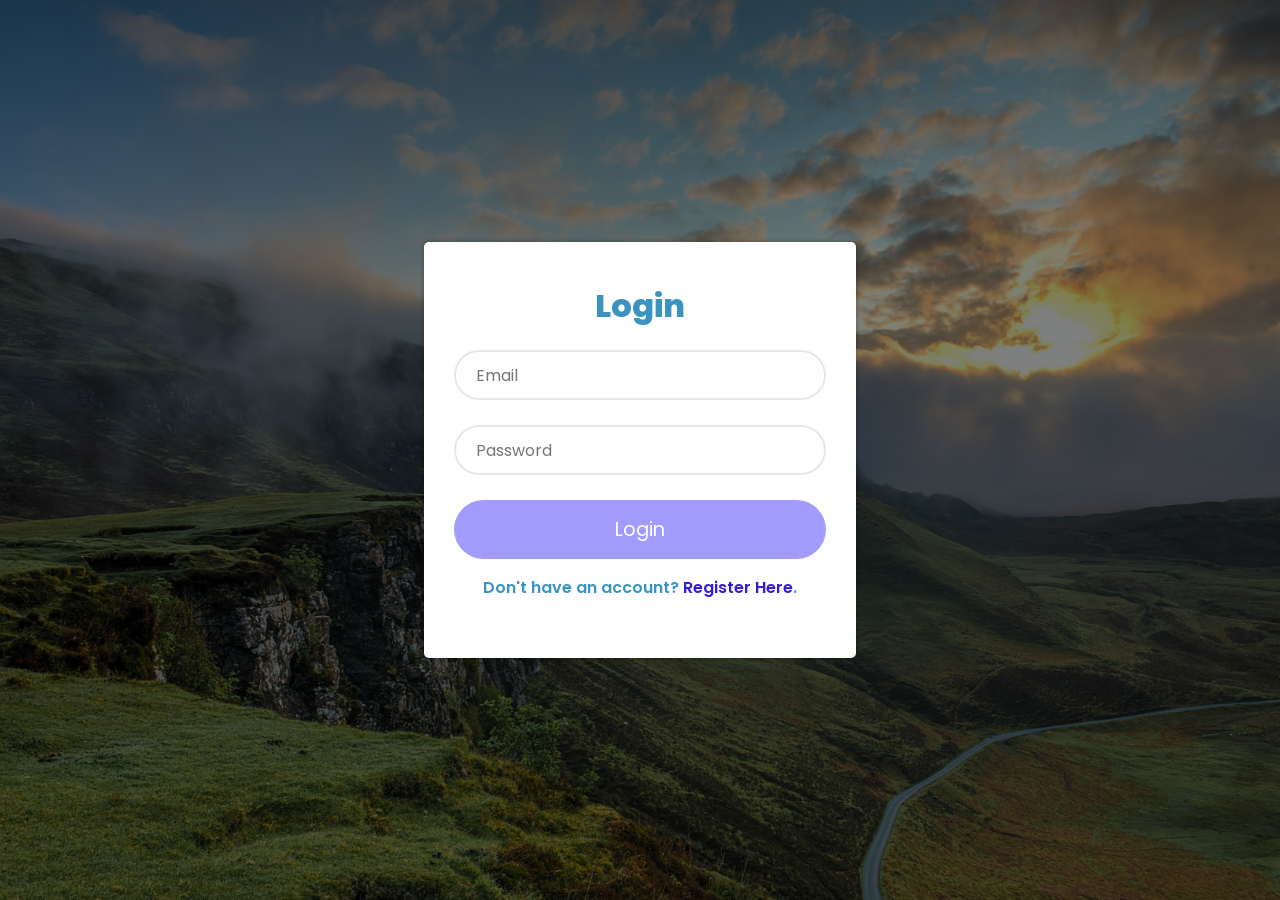
<file: login/index.html>
<!DOCTYPE html>
<html>
<head>
	<meta charset="utf-8">
	<meta name="viewport" content="width=device-width, initial-scale=1.0">

	<link rel="stylesheet" href="https://stackpath.bootstrapcdn.com/font-awesome/4.7.0/css/font-awesome.min.css">

	<link rel="stylesheet" type="text/css" href="style.css">

	<title>Login Form </title>
</head>
<body>
	<div class="container h-26 small-container">
		<form action="" method="POST" class="login-email">
			<p class="login-text" style="font-size: 2rem; font-weight: 800;">Login</p>
			<div class="input-group">
				<input type="email" placeholder="Email" name="email" value="" required>
			</div>
			<div class="input-group">
				<input type="password" placeholder="Password" name="password" value="" required>
			</div>
			<div class="input-group">
				<button name="submit" class="btn">Login</button>
			</div>
			<p class="login-register-text">Don't have an account? <a href="register.html">Register Here</a>.</p>
		</form>
	</div>
</body>
</html>
</file>
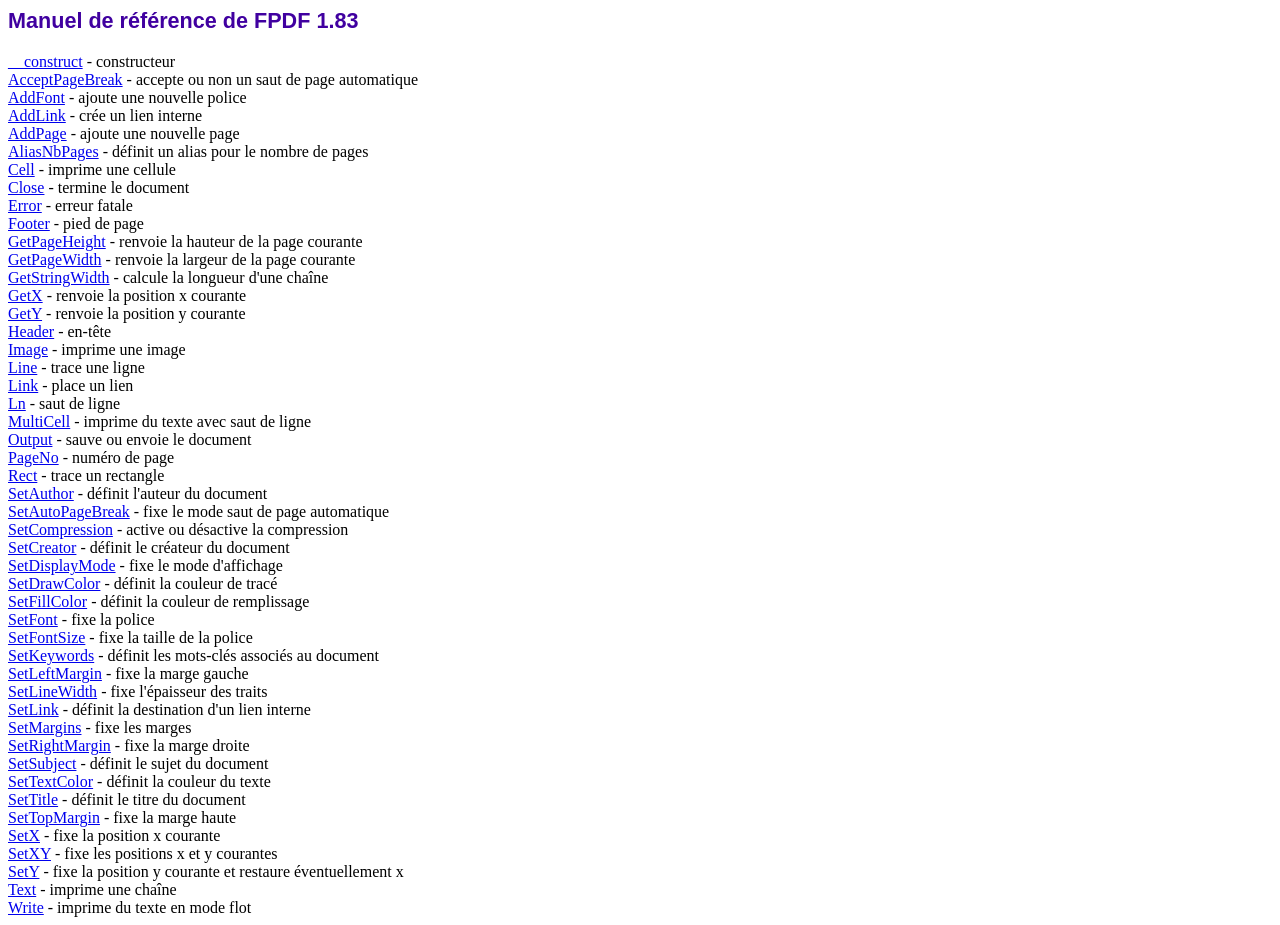
<file: Dashbord/libs/doc/index.htm>
<!DOCTYPE html PUBLIC "-//W3C//DTD HTML 4.01 Transitional//EN">
<html>
<head>
<meta http-equiv="Content-Type" content="text/html; charset=ISO-8859-1">
<title>Manuel de r�f�rence de FPDF 1.83</title>
<link type="text/css" rel="stylesheet" href="../fpdf.css">
</head>
<body>
<h1>Manuel de r�f�rence de FPDF 1.83</h1>
<a href="__construct.htm">__construct</a> - constructeur<br>
<a href="acceptpagebreak.htm">AcceptPageBreak</a> - accepte ou non un saut de page automatique<br>
<a href="addfont.htm">AddFont</a> - ajoute une nouvelle police<br>
<a href="addlink.htm">AddLink</a> - cr�e un lien interne<br>
<a href="addpage.htm">AddPage</a> - ajoute une nouvelle page<br>
<a href="aliasnbpages.htm">AliasNbPages</a> - d�finit un alias pour le nombre de pages<br>
<a href="cell.htm">Cell</a> - imprime une cellule<br>
<a href="close.htm">Close</a> - termine le document<br>
<a href="error.htm">Error</a> - erreur fatale<br>
<a href="footer.htm">Footer</a> - pied de page<br>
<a href="getpageheight.htm">GetPageHeight</a> - renvoie la hauteur de la page courante<br>
<a href="getpagewidth.htm">GetPageWidth</a> - renvoie la largeur de la page courante<br>
<a href="getstringwidth.htm">GetStringWidth</a> - calcule la longueur d'une cha�ne<br>
<a href="getx.htm">GetX</a> - renvoie la position x courante<br>
<a href="gety.htm">GetY</a> - renvoie la position y courante<br>
<a href="header.htm">Header</a> - en-t�te<br>
<a href="image.htm">Image</a> - imprime une image<br>
<a href="line.htm">Line</a> - trace une ligne<br>
<a href="link.htm">Link</a> - place un lien<br>
<a href="ln.htm">Ln</a> - saut de ligne<br>
<a href="multicell.htm">MultiCell</a> - imprime du texte avec saut de ligne<br>
<a href="output.htm">Output</a> - sauve ou envoie le document<br>
<a href="pageno.htm">PageNo</a> - num�ro de page<br>
<a href="rect.htm">Rect</a> - trace un rectangle<br>
<a href="setauthor.htm">SetAuthor</a> - d�finit l'auteur du document<br>
<a href="setautopagebreak.htm">SetAutoPageBreak</a> - fixe le mode saut de page automatique<br>
<a href="setcompression.htm">SetCompression</a> - active ou d�sactive la compression<br>
<a href="setcreator.htm">SetCreator</a> - d�finit le cr�ateur du document<br>
<a href="setdisplaymode.htm">SetDisplayMode</a> - fixe le mode d'affichage<br>
<a href="setdrawcolor.htm">SetDrawColor</a> - d�finit la couleur de trac�<br>
<a href="setfillcolor.htm">SetFillColor</a> - d�finit la couleur de remplissage<br>
<a href="setfont.htm">SetFont</a> - fixe la police<br>
<a href="setfontsize.htm">SetFontSize</a> - fixe la taille de la police<br>
<a href="setkeywords.htm">SetKeywords</a> - d�finit les mots-cl�s associ�s au document<br>
<a href="setleftmargin.htm">SetLeftMargin</a> - fixe la marge gauche<br>
<a href="setlinewidth.htm">SetLineWidth</a> - fixe l'�paisseur des traits<br>
<a href="setlink.htm">SetLink</a> - d�finit la destination d'un lien interne<br>
<a href="setmargins.htm">SetMargins</a> - fixe les marges<br>
<a href="setrightmargin.htm">SetRightMargin</a> - fixe la marge droite<br>
<a href="setsubject.htm">SetSubject</a> - d�finit le sujet du document<br>
<a href="settextcolor.htm">SetTextColor</a> - d�finit la couleur du texte<br>
<a href="settitle.htm">SetTitle</a> - d�finit le titre du document<br>
<a href="settopmargin.htm">SetTopMargin</a> - fixe la marge haute<br>
<a href="setx.htm">SetX</a> - fixe la position x courante<br>
<a href="setxy.htm">SetXY</a> - fixe les positions x et y courantes<br>
<a href="sety.htm">SetY</a> - fixe la position y courante et restaure �ventuellement x<br>
<a href="text.htm">Text</a> - imprime une cha�ne<br>
<a href="write.htm">Write</a> - imprime du texte en mode flot<br>
</body>
</html>
</file>
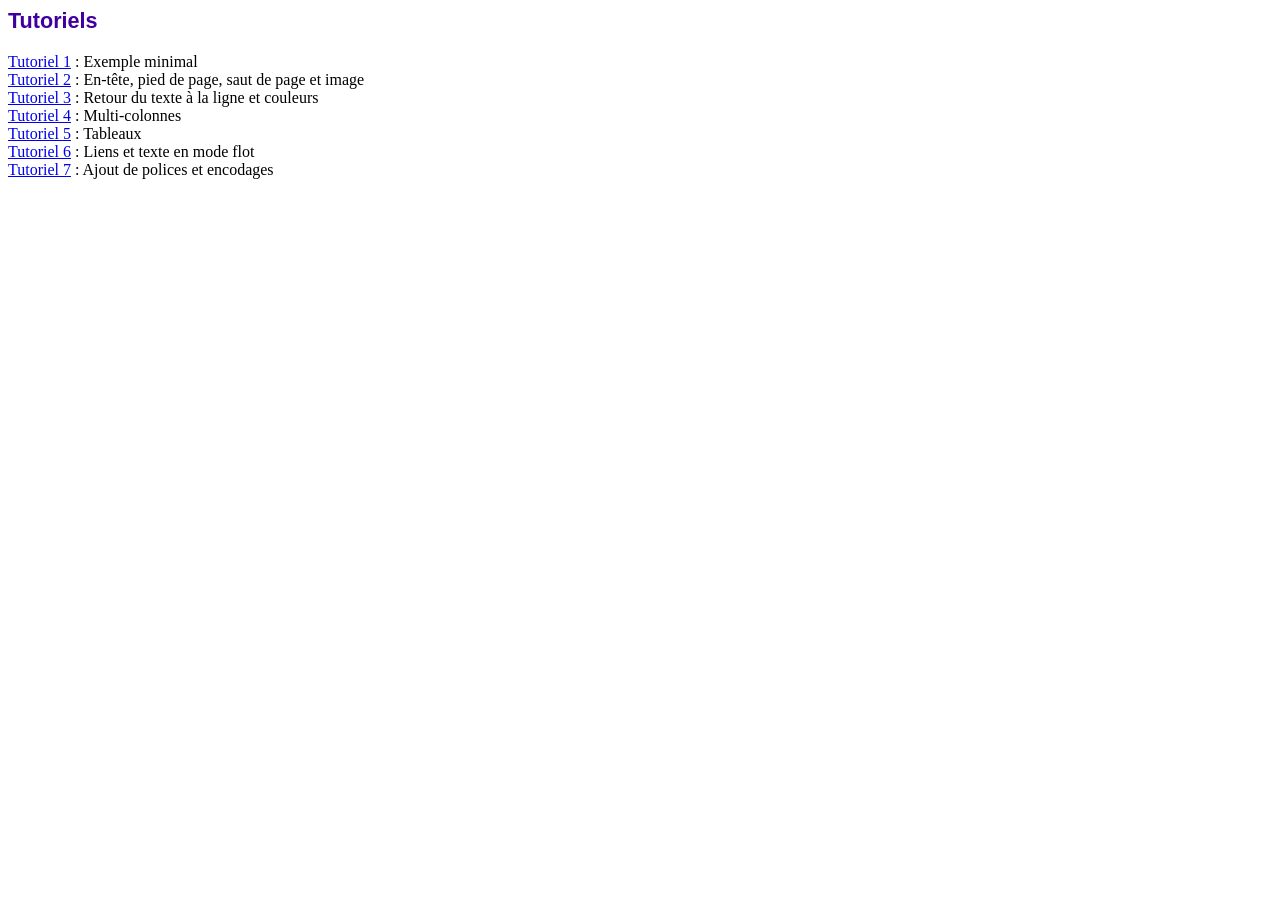
<file: Dashbord/libs/tutorial/index.htm>
<!DOCTYPE html PUBLIC "-//W3C//DTD HTML 4.01 Transitional//EN">
<html>
<head>
<meta http-equiv="Content-Type" content="text/html; charset=ISO-8859-1">
<title>Tutoriels</title>
<link type="text/css" rel="stylesheet" href="../fpdf.css">
</head>
<body>
<h1>Tutoriels</h1>
<ul style="list-style-type:none; margin-left:0; padding-left:0">
<li><a href="tuto1.htm">Tutoriel 1</a> : Exemple minimal</li>
<li><a href="tuto2.htm">Tutoriel 2</a> : En-t�te, pied de page, saut de page et image</li>
<li><a href="tuto3.htm">Tutoriel 3</a> : Retour du texte � la ligne et couleurs</li>
<li><a href="tuto4.htm">Tutoriel 4</a> : Multi-colonnes</li>
<li><a href="tuto5.htm">Tutoriel 5</a> : Tableaux</li>
<li><a href="tuto6.htm">Tutoriel 6</a> : Liens et texte en mode flot</li>
<li><a href="tuto7.htm">Tutoriel 7</a> : Ajout de polices et encodages</li>
</ul>
</body>
</html>
</file>
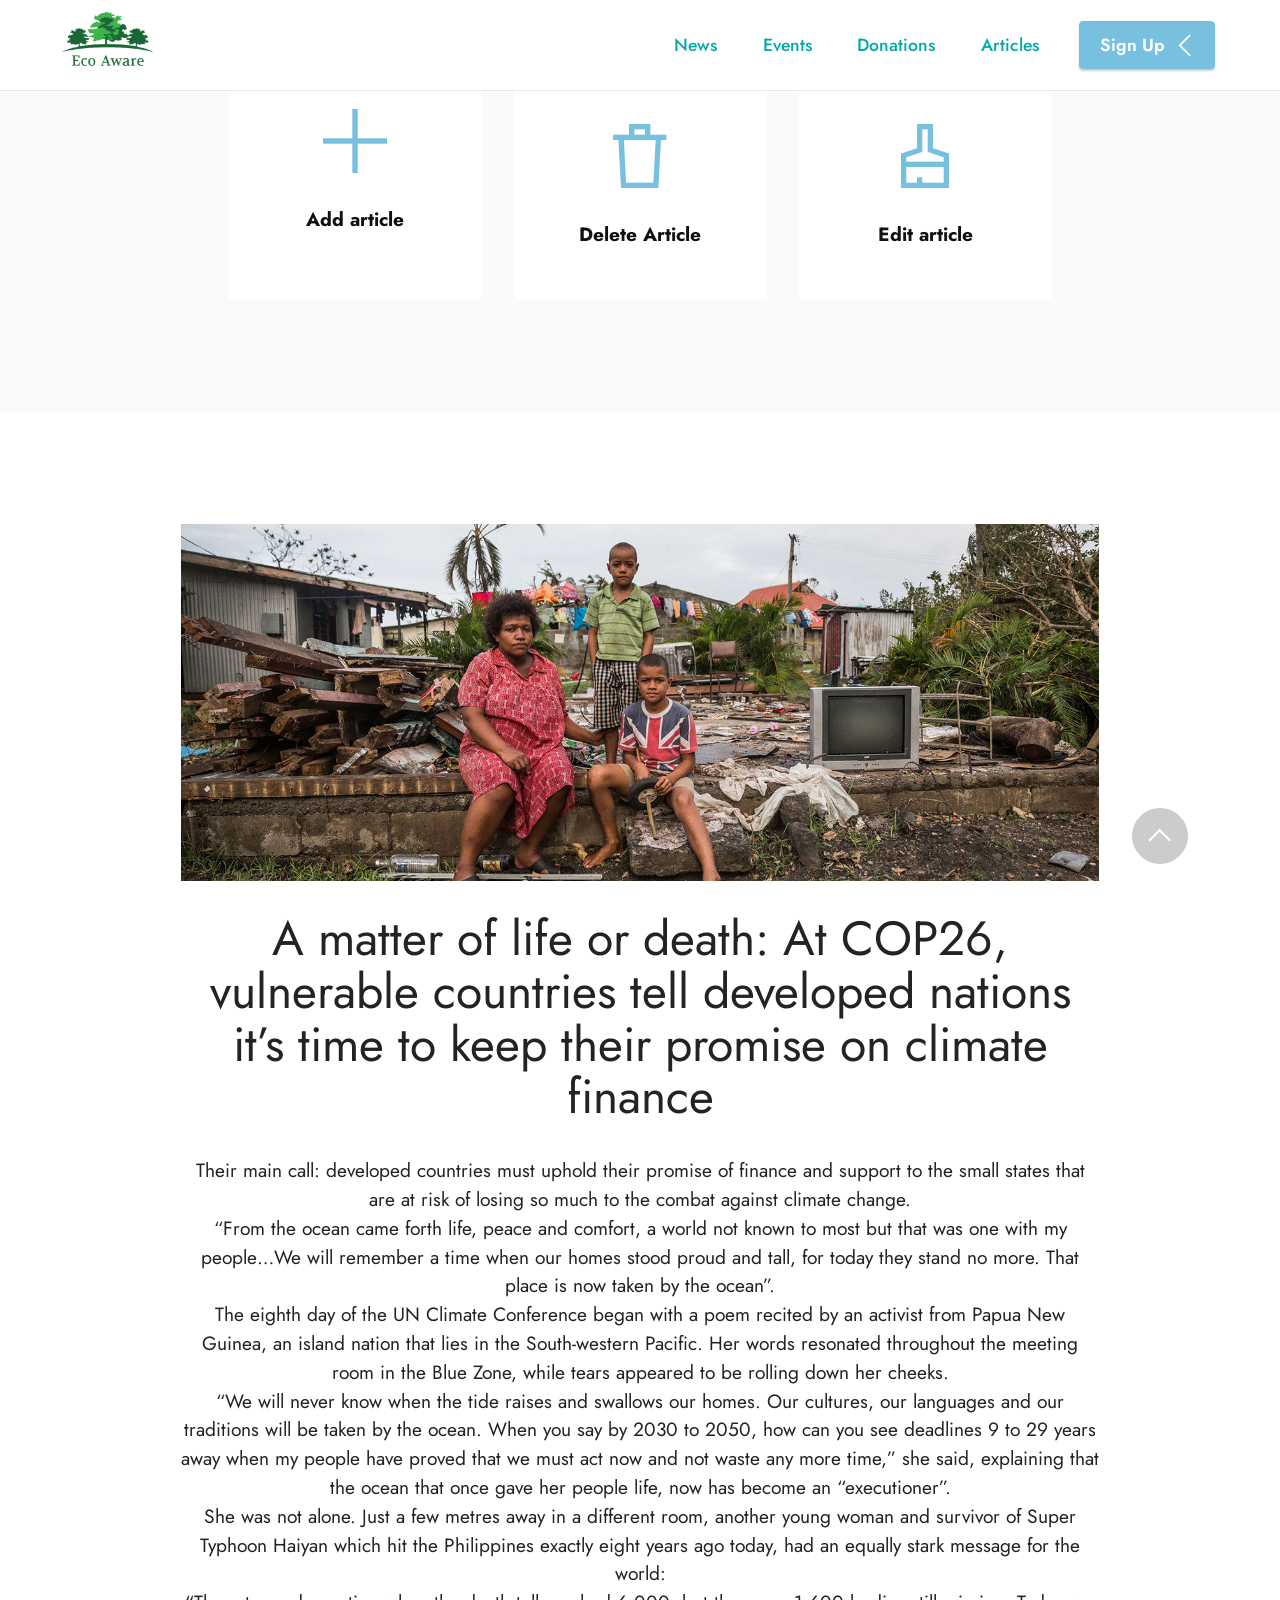
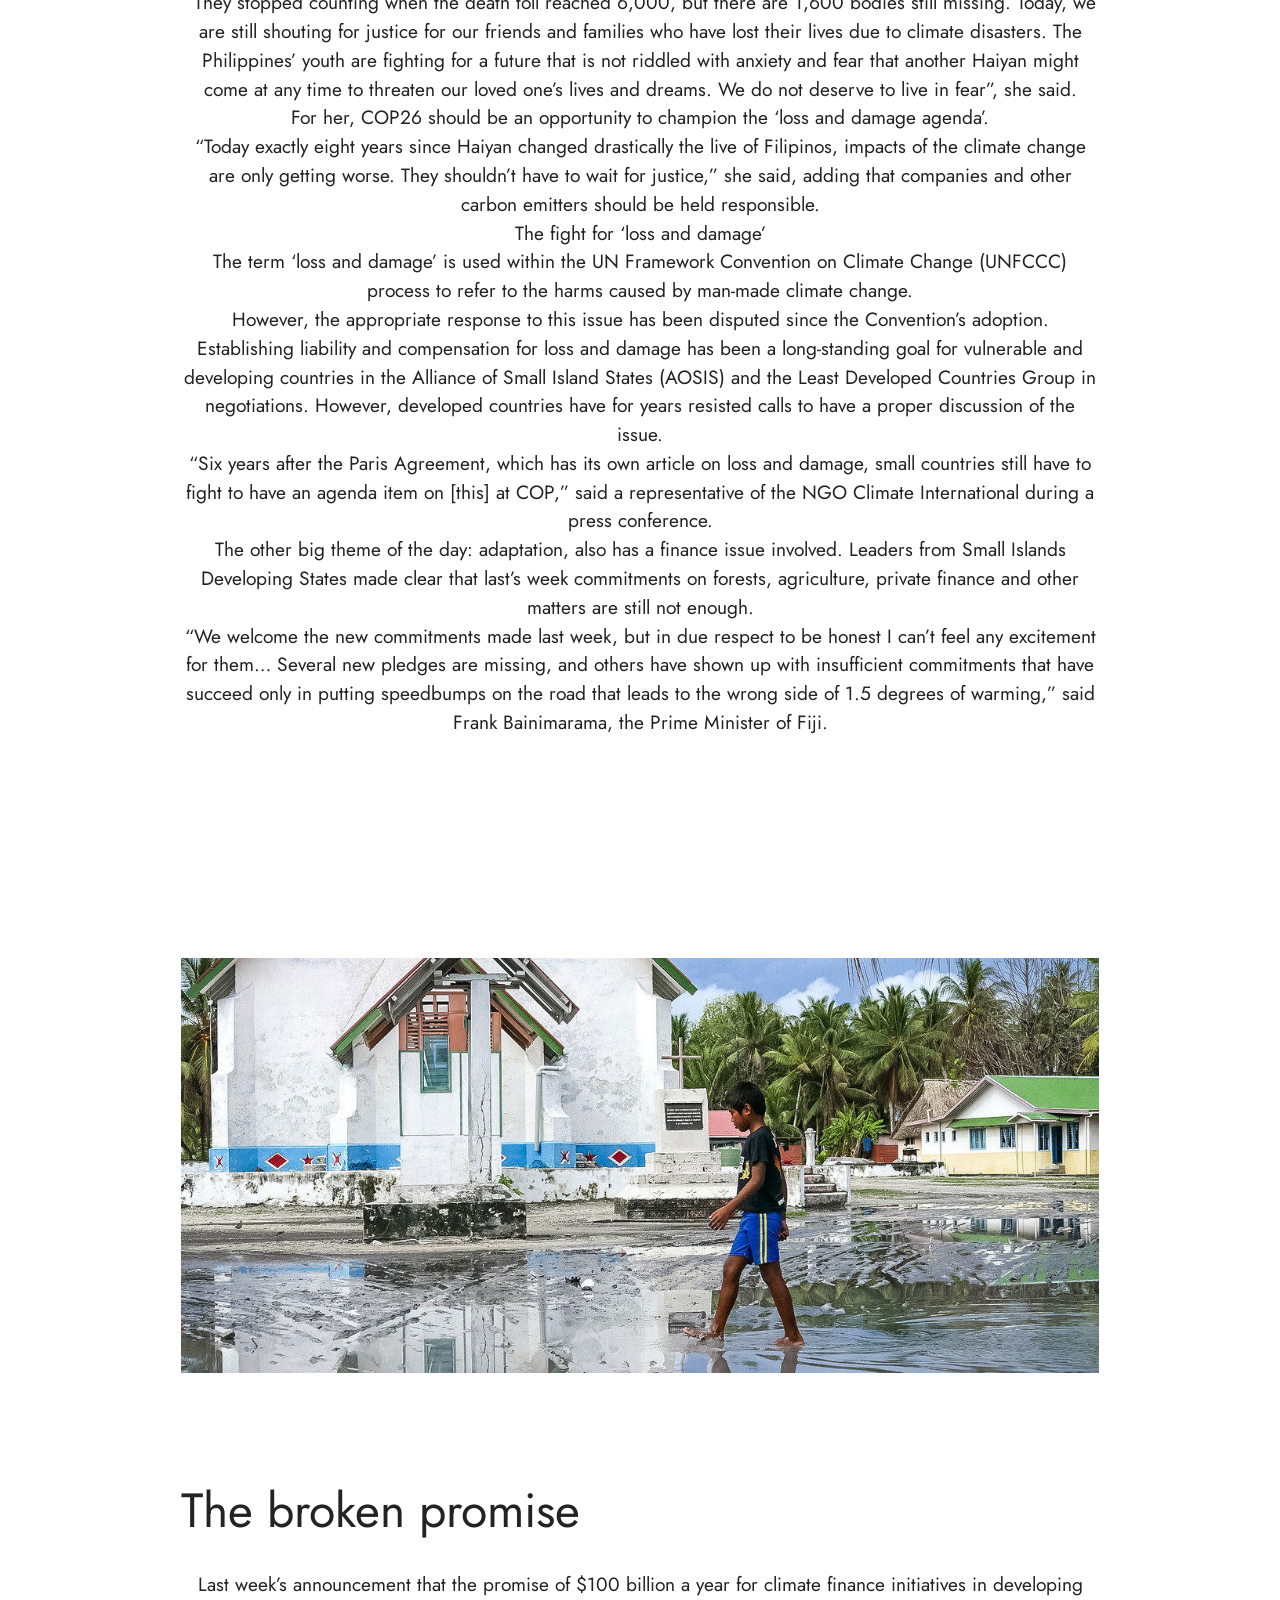
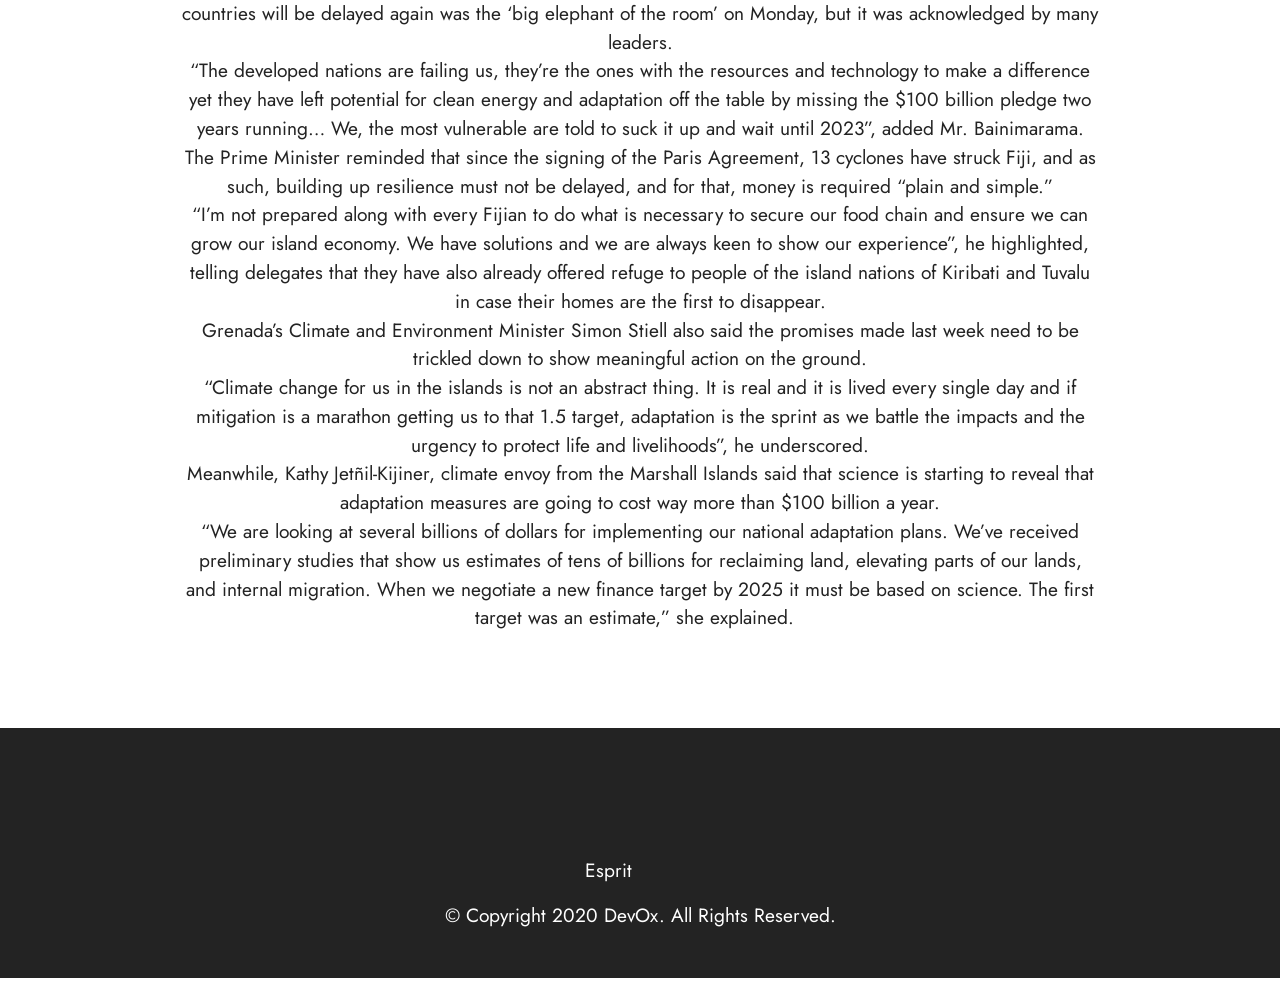
<file: article1admin.html>
<!DOCTYPE html>
<html  >
<head>
  <!-- Site made with Mobirise Website Builder v5.5.0, https://mobirise.com -->
  <meta charset="UTF-8">
  <meta http-equiv="X-UA-Compatible" content="IE=edge">
  <meta name="generator" content="Mobirise v5.5.0, mobirise.com">
  <meta name="viewport" content="width=device-width, initial-scale=1, minimum-scale=1">
  <link rel="shortcut icon" href="assets/images/eco-aware-ico-200x122.png" type="image/x-icon">
  <meta name="description" content="">
  
  
  <title>article1admin</title>
  <link rel="stylesheet" href="assets/web/assets/mobirise-icons2/mobirise2.css">
  <link rel="stylesheet" href="assets/bootstrap/css/bootstrap.min.css">
  <link rel="stylesheet" href="assets/bootstrap/css/bootstrap-grid.min.css">
  <link rel="stylesheet" href="assets/bootstrap/css/bootstrap-reboot.min.css">
  <link rel="stylesheet" href="assets/animatecss/animate.css">
  <link rel="stylesheet" href="assets/dropdown/css/style.css">
  <link rel="stylesheet" href="assets/socicon/css/styles.css">
  <link rel="stylesheet" href="assets/theme/css/style.css">
  <link rel="preload" href="https://fonts.googleapis.com/css?family=Jost:100,200,300,400,500,600,700,800,900,100i,200i,300i,400i,500i,600i,700i,800i,900i&display=swap" as="style" onload="this.onload=null;this.rel='stylesheet'">
  <noscript><link rel="stylesheet" href="https://fonts.googleapis.com/css?family=Jost:100,200,300,400,500,600,700,800,900,100i,200i,300i,400i,500i,600i,700i,800i,900i&display=swap"></noscript>
  <link rel="preload" as="style" href="assets/mobirise/css/mbr-additional.css"><link rel="stylesheet" href="assets/mobirise/css/mbr-additional.css" type="text/css">
  
  
  
  
</head>
<body>
  
  <section data-bs-version="5.1" class="menu cid-sOnzJoc40J" once="menu" id="menu1-1o">
    
    <nav class="navbar navbar-dropdown navbar-fixed-top navbar-expand-lg">
        <div class="container-fluid">
            <div class="navbar-brand">
                <span class="navbar-logo">
                    <a href="index.html#top">
                        <img src="assets/images/eco-aware-ico-200x122.png" alt="Eco-Aware" style="height: 4.6rem;">
                    </a>
                </span>
                <span class="navbar-caption-wrap"><a class="navbar-caption text-black display-7" href="https://mobiri.se"></a></span>
            </div>
            <button class="navbar-toggler" type="button" data-toggle="collapse" data-bs-toggle="collapse" data-target="#navbarSupportedContent" data-bs-target="#navbarSupportedContent" aria-controls="navbarNavAltMarkup" aria-expanded="false" aria-label="Toggle navigation">
                <div class="hamburger">
                    <span></span>
                    <span></span>
                    <span></span>
                    <span></span>
                </div>
            </button>
            <div class="collapse navbar-collapse" id="navbarSupportedContent">
                <ul class="navbar-nav nav-dropdown" data-app-modern-menu="true"><li class="nav-item"><a class="nav-link link text-success text-primary display-4" href="index.html#features3-y">News</a></li><li class="nav-item"><a class="nav-link link text-success display-4" href="https://mobirise.com">Events</a></li><li class="nav-item"><a class="nav-link link text-success display-4" href="https://mobirise.com">Donations</a></li>
                    <li class="nav-item"><a class="nav-link link text-success show text-primary display-4" href="page1.html#top" aria-expanded="false">Articles</a></li></ul>
                
                <div class="navbar-buttons mbr-section-btn"><a class="btn btn-primary display-4" href="https://mobiri.se"><span class="mobi-mbri mobi-mbri-arrow-prev mbr-iconfont mbr-iconfont-btn"></span>Sign Up</a></div>
            </div>
        </div>
    </nav>

</section>

<section data-bs-version="5.1" class="features1 cid-sOnzNvYPfh" id="features2-1t">

    

    
    <div class="container">
        <div class="row justify-content-center">
            <div class="col-12 col-md-6 col-lg-3">
                <div class="card-wrapper">
                    <div class="card-box align-center">
                        <a href="writearticle.html#top"><span class="mbr-iconfont mobi-mbri-plus mobi-mbri"></span></a>
                        <h4 class="card-title align-center mbr-black mbr-fonts-style display-7">
                            <strong>Add article</strong><br><strong><br></strong></h4>
                    </div>
                </div>
            </div>
            <div class="col-12 col-md-6 col-lg-3">
                <div class="card-wrapper">
                    <div class="card-box align-center">
                        <span class="mbr-iconfont mobi-mbri-trash mobi-mbri"></span>
                        <h4 class="card-title align-center mbr-black mbr-fonts-style display-7">
                            <strong>Delete Article</strong><strong><br></strong></h4>
                    </div>
                </div>
            </div>
            <div class="col-12 col-md-6 col-lg-3">
                <div class="card-wrapper">
                    <div class="card-box align-center">
                        <span class="mbr-iconfont mobi-mbri-website-theme-2 mobi-mbri"></span>
                        <h4 class="card-title align-center mbr-black mbr-fonts-style display-7">
                            <strong>Edit article</strong></h4>
                    </div>
                </div>
            </div>
            
        </div>
    </div>
</section>

<section data-bs-version="5.1" class="image3 cid-sOnzJnUFOc" id="image3-1n">
    

    

    <div class="container">
        <div class="row justify-content-center">
            <div class="col-12 col-lg-10">
                <div class="image-wrapper">
                    <img src="assets/images/image1440x560cropped-1440x560.jpg" alt="Mobirise">
                    
                </div>
            </div>
        </div>
    </div>
</section>

<section data-bs-version="5.1" class="content5 cid-sOnzJp0T6N" id="content5-1p">
    
    <div class="container">
        <div class="row justify-content-center">
            <div class="col-md-12 col-lg-10">
                
                <h4 class="mbr-section-subtitle mbr-fonts-style mb-4 display-2">A matter of life or death: At COP26, vulnerable countries tell developed nations it’s time to keep their promise on climate finance</h4>
                <p class="mbr-text mbr-fonts-style display-7">Their main call: developed countries must uphold their promise of finance and support to the small states that are at risk of losing so much to the combat against climate change.<br>“From the ocean came forth life, peace and comfort, a world not known to most but that was one with my people…We will remember a time when our homes stood proud and tall, for today they stand no more. That place is now taken by the ocean”.<br>The eighth day of the UN Climate Conference began with a poem recited by an activist from Papua New Guinea, an island nation that lies in the South-western Pacific. Her words resonated throughout the meeting room in the Blue Zone, while tears appeared to be rolling down her cheeks.<br>“We will never know when the tide raises and swallows our homes. Our cultures, our languages and our traditions will be taken by the ocean. When you say by 2030 to 2050, how can you see deadlines 9 to 29 years away when my people have proved that we must act now and not waste any more time,” she said, explaining that the ocean that once gave her people life, now has become an “executioner”.<br>She was not alone. Just a few metres away in a different room, another young woman and survivor of Super Typhoon Haiyan which hit the Philippines exactly eight years ago today, had an equally stark message for the world:<br>“They stopped counting when the death toll reached 6,000, but there are 1,600 bodies still missing. Today, we are still shouting for justice for our friends and families who have lost their lives due to climate disasters. The Philippines’ youth are fighting for a future that is not riddled with anxiety and fear that another Haiyan might come at any time to threaten our loved one’s lives and dreams. We do not deserve to live in fear”, she said.<br>For her, COP26 should be an opportunity to champion the ‘loss and damage agenda’.<br>“Today exactly eight years since Haiyan changed drastically the live of Filipinos, impacts of the climate change are only getting worse. They shouldn’t have to wait for justice,” she said, adding that companies and other carbon emitters should be held responsible.<br>The fight for ‘loss and damage’ 
<br>The term ‘loss and damage’ is used within the UN Framework Convention on Climate Change (UNFCCC) process to refer to the harms caused by man-made climate change.<br>However, the appropriate response to this issue has been disputed since the Convention’s adoption.<br>Establishing liability and compensation for loss and damage has been a long-standing goal for vulnerable and developing countries in the Alliance of Small Island States (AOSIS) and the Least Developed Countries Group in negotiations. However, developed countries have for years resisted calls to have a proper discussion of the issue.<br>“Six years after the Paris Agreement, which has its own article on loss and damage, small countries still have to fight to have an agenda item on [this] at COP,” said a representative of the NGO Climate International during a press conference.<br>The other big theme of the day: adaptation, also has a finance issue involved. Leaders from Small Islands Developing States made clear that last’s week commitments on forests, agriculture, private finance and other matters are still not enough.<br>“We welcome the new commitments made last week, but in due respect to be honest I can’t feel any excitement for them… Several new pledges are missing, and others have shown up with insufficient commitments that have succeed only in putting speedbumps on the road that leads to the wrong side of 1.5 degrees of warming,” said Frank Bainimarama, the Prime Minister of Fiji. 
<br>
<br></p>
            </div>
        </div>
    </div>
</section>

<section data-bs-version="5.1" class="image3 cid-sOnzJppIOn" id="image3-1q">
    

    

    <div class="container">
        <div class="row justify-content-center">
            <div class="col-12 col-lg-10">
                <div class="image-wrapper">
                    <img src="assets/images/image1170x530cropped-1171x530.jpg" alt="Mobirise">
                    
                </div>
            </div>
        </div>
    </div>
</section>

<section data-bs-version="5.1" class="content5 cid-sOnzJpW4fd" id="content5-1r">
    
    <div class="container">
        <div class="row justify-content-center">
            <div class="col-md-12 col-lg-10">
                
                <h4 class="mbr-section-subtitle mbr-fonts-style mb-4 display-2">The broken promise</h4>
                <p class="mbr-text mbr-fonts-style display-7">Last week’s announcement that the promise of $100 billion a year for climate finance initiatives in developing countries will be delayed again was the ‘big elephant of the room’ on Monday, but it was acknowledged by many leaders.<br>“The developed nations are failing us, they’re the ones with the resources and technology to make a difference yet they have left potential for clean energy and adaptation off the table by missing the $100 billion pledge two years running… We, the most vulnerable are told to suck it up and wait until 2023”, added Mr. Bainimarama.<br>The Prime Minister reminded that since the signing of the Paris Agreement, 13 cyclones have struck Fiji, and as such, building up resilience must not be delayed, and for that, money is required “plain and simple.”<br>“I’m not prepared along with every Fijian to do what is necessary to secure our food chain and ensure we can grow our island economy. We have solutions and we are always keen to show our experience”, he highlighted, telling delegates that they have also already offered refuge to people of the island nations of Kiribati and Tuvalu in case their homes are the first to disappear.<br>Grenada’s Climate and Environment Minister Simon Stiell also said the promises made last week need to be trickled down to show meaningful action on the ground.<br>“Climate change for us in the islands is not an abstract thing. It is real and it is lived every single day and if mitigation is a marathon getting us to that 1.5 target, adaptation is the sprint as we battle the impacts and the urgency to protect life and livelihoods”, he underscored.<br>Meanwhile, Kathy Jetñil-Kijiner, climate envoy from the Marshall Islands said that science is starting to reveal that adaptation measures are going to cost way more than $100 billion a year.<br>“We are looking at several billions of dollars for implementing our national adaptation plans. We’ve received preliminary studies that show us estimates of tens of billions for reclaiming land, elevating parts of our lands, and internal migration. When we negotiate a new finance target by 2025 it must be based on science. The first target was an estimate,” she explained.&nbsp;&nbsp;<br></p>
            </div>
        </div>
    </div>
</section>

<section data-bs-version="5.1" class="footer3 cid-sOnzJqjeWV mbr-reveal" once="footers" id="footer3-1s">

    

    

    <div class="container">
        <div class="media-container-row align-center mbr-white">
            <div class="row row-links">
                <ul class="foot-menu">
                    
                    
                    
                    
                    
                <li class="foot-menu-item mbr-fonts-style display-7">Esprit</li><li class="foot-menu-item mbr-fonts-style display-7"></li><li class="foot-menu-item mbr-fonts-style display-7"></li></ul>
            </div>
            
            <div class="row row-copirayt">
                <p class="mbr-text mb-0 mbr-fonts-style mbr-white align-center display-7">
                    © Copyright 2020 DevOx. All Rights Reserved.
                </p>
            </div>
        </div>
    </div>
</section><section style="font-family: -apple-system, BlinkMacSystemFont, 'Segoe UI', 'Roboto', 'Helvetica Neue', Arial, sans-serif; "><a href="https://mobirise.site/q" style="flex: 1 1; height: 3rem; padding-left: 1rem;"></a><p style="flex: 0 0 auto; margin:0; padding-right:1rem;"></p></section><script src="assets/bootstrap/js/bootstrap.bundle.min.js"></script>  <script src="assets/parallax/jarallax.js"></script>  <script src="assets/smoothscroll/smooth-scroll.js"></script>  <script src="assets/ytplayer/index.js"></script>  <script src="assets/dropdown/js/navbar-dropdown.js"></script>  <script src="assets/embla/embla.min.js"></script>  <script src="assets/embla/script.js"></script>  <script src="assets/theme/js/script.js"></script>  

  
 <div id="scrollToTop" class="scrollToTop mbr-arrow-up"><a style="text-align: center;"><i class="mbr-arrow-up-icon mbr-arrow-up-icon-cm cm-icon cm-icon-smallarrow-up"></i></a></div>
    <input name="animation" type="hidden">
  </body>
</html>
</file>
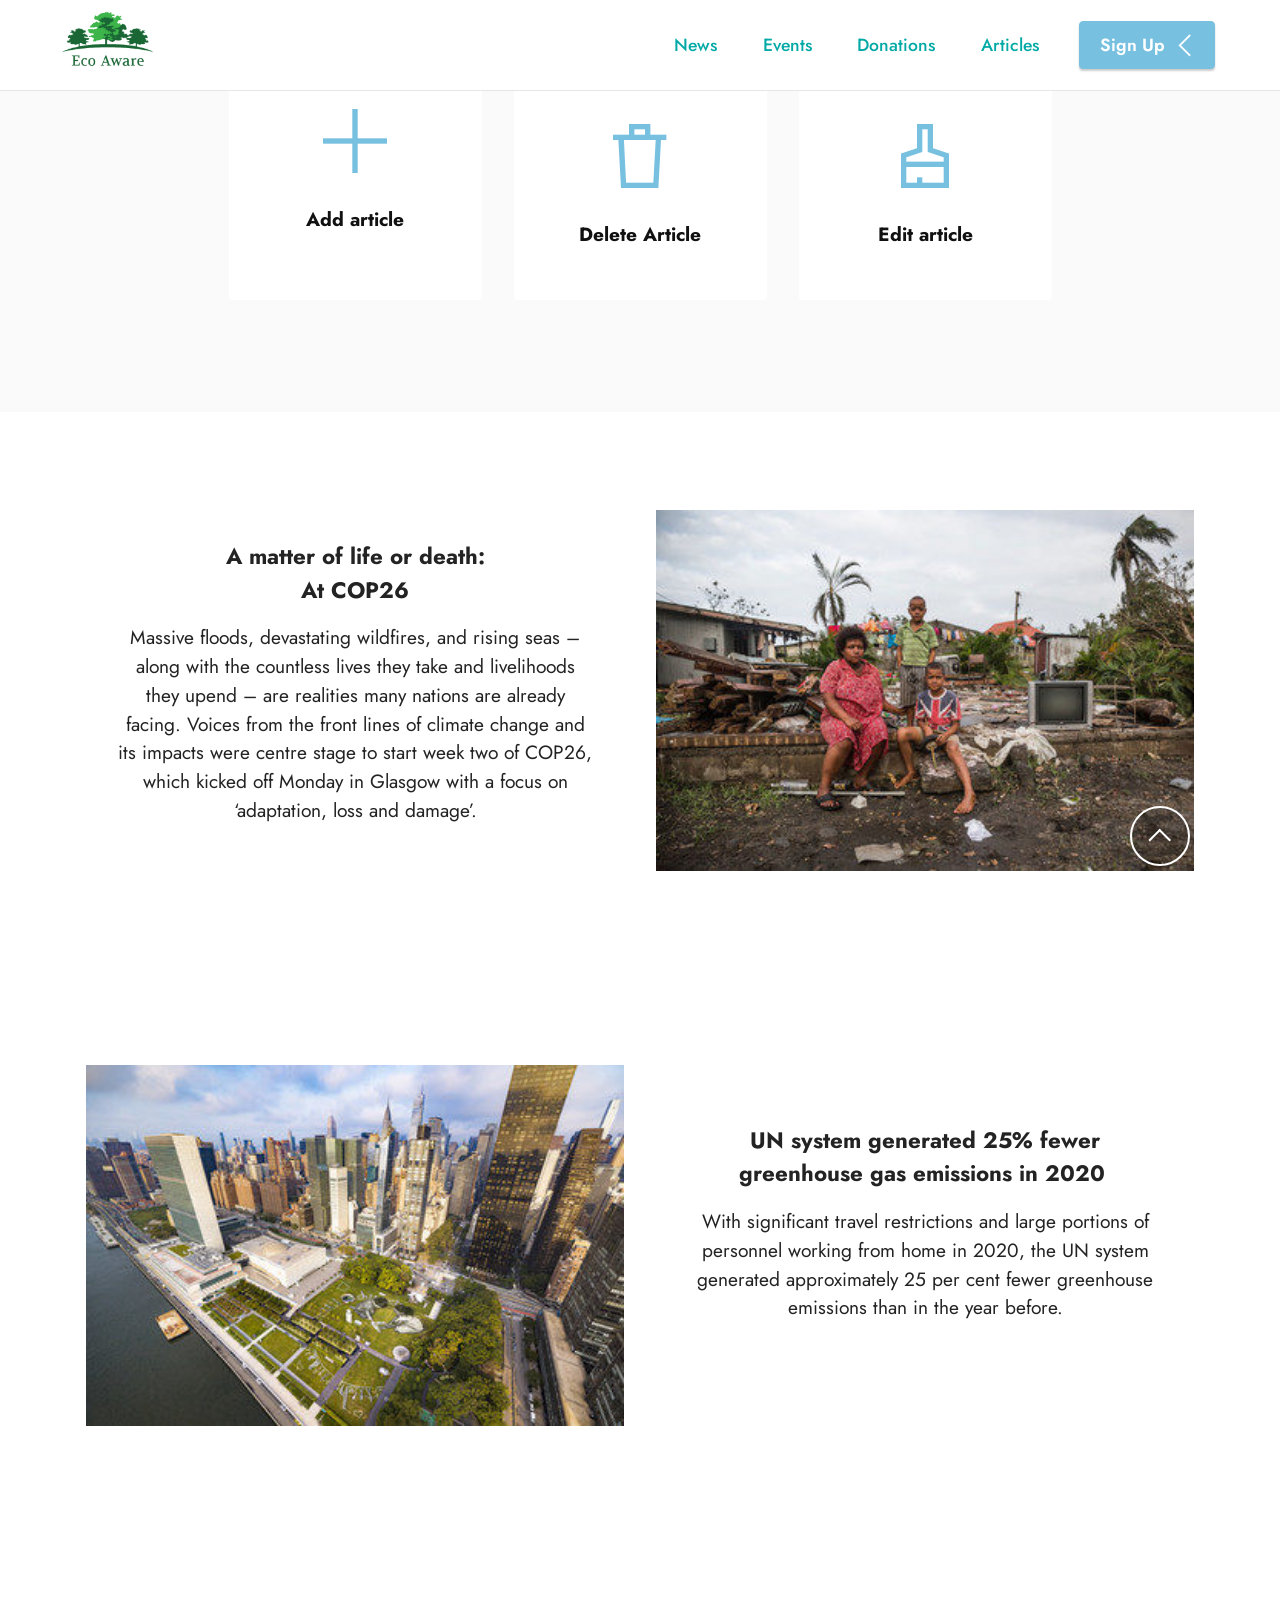
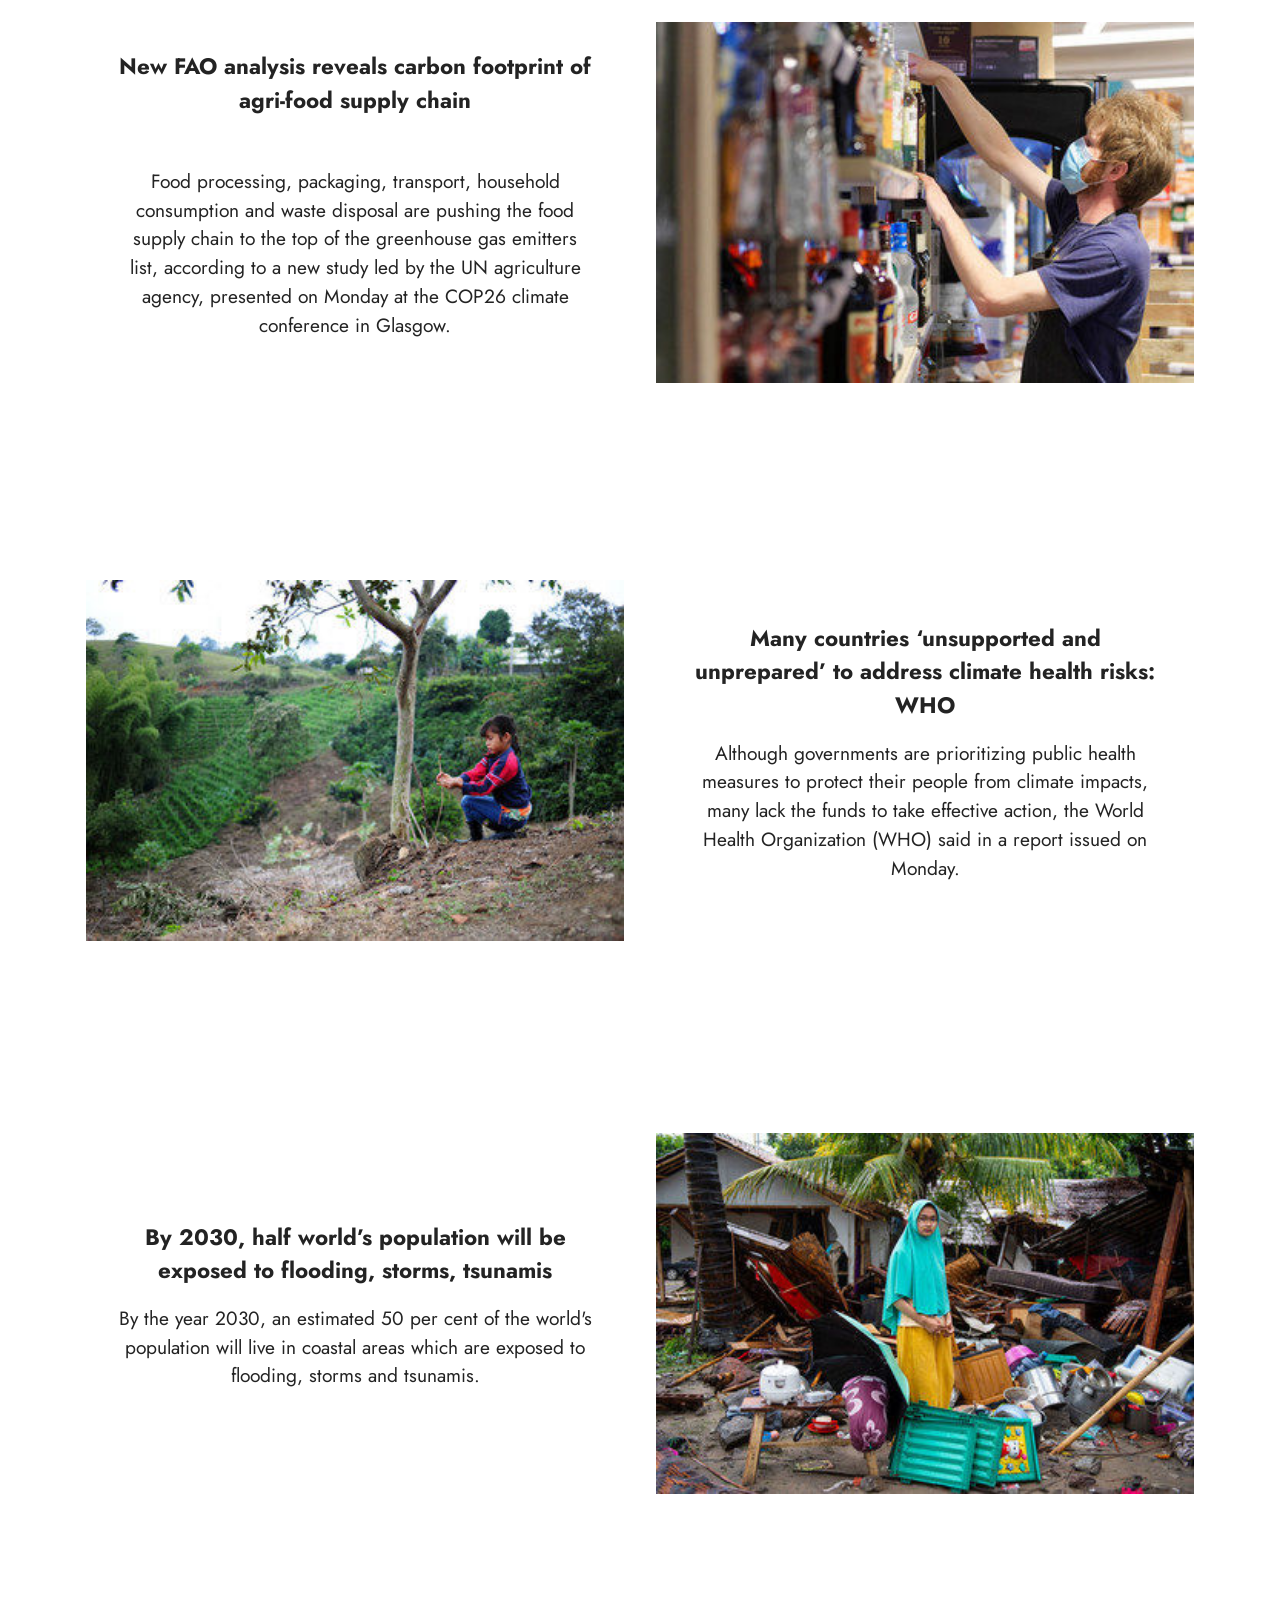
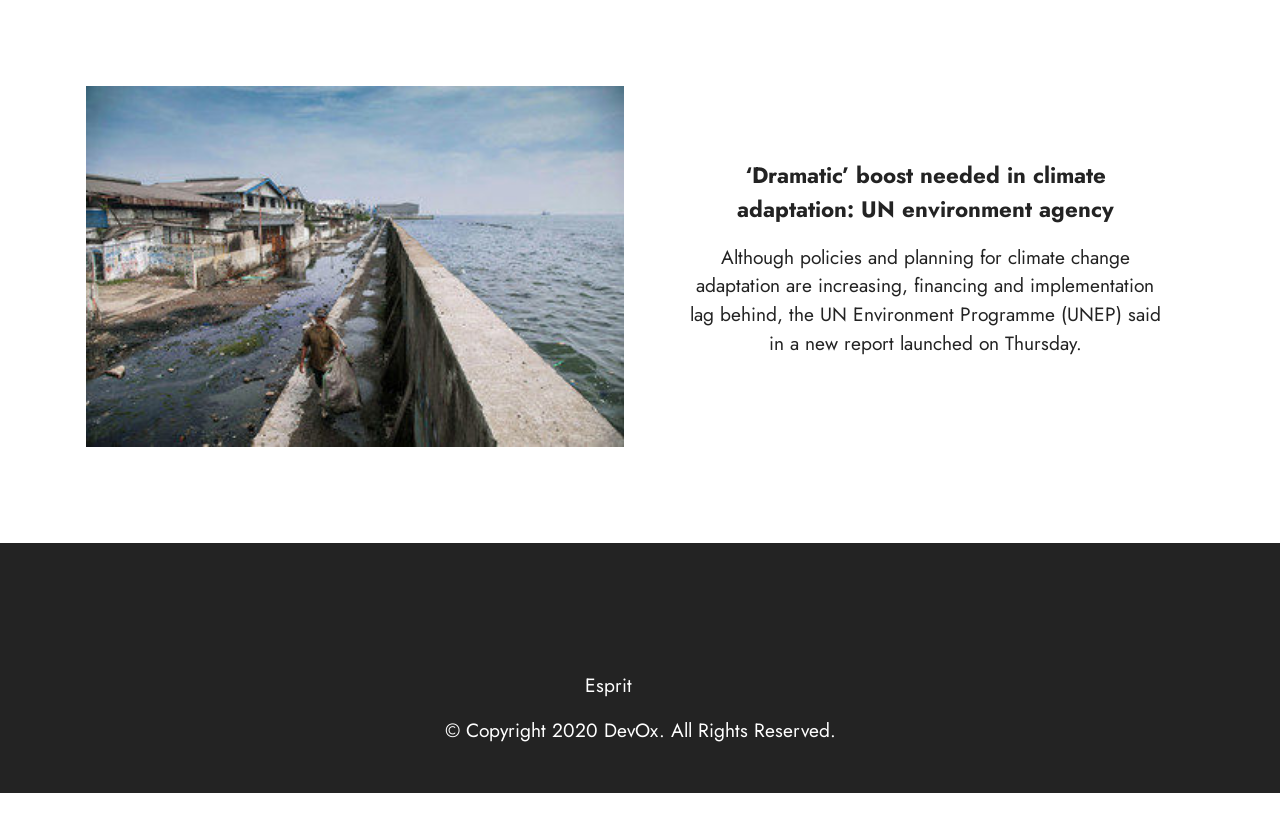
<file: articlesadmin.html>
<!DOCTYPE html>
<html  >
<head>
  <!-- Site made with Mobirise Website Builder v5.5.0, https://mobirise.com -->
  <meta charset="UTF-8">
  <meta http-equiv="X-UA-Compatible" content="IE=edge">
  <meta name="generator" content="Mobirise v5.5.0, mobirise.com">
  <meta name="viewport" content="width=device-width, initial-scale=1, minimum-scale=1">
  <link rel="shortcut icon" href="assets/images/eco-aware-ico-200x122.png" type="image/x-icon">
  <meta name="description" content="">
  
  
  <title>articles admin</title>
  <link rel="stylesheet" href="assets/web/assets/mobirise-icons2/mobirise2.css">
  <link rel="stylesheet" href="assets/bootstrap/css/bootstrap.min.css">
  <link rel="stylesheet" href="assets/bootstrap/css/bootstrap-grid.min.css">
  <link rel="stylesheet" href="assets/bootstrap/css/bootstrap-reboot.min.css">
  <link rel="stylesheet" href="assets/animatecss/animate.css">
  <link rel="stylesheet" href="assets/dropdown/css/style.css">
  <link rel="stylesheet" href="assets/socicon/css/styles.css">
  <link rel="stylesheet" href="assets/theme/css/style.css">
  <link rel="preload" href="https://fonts.googleapis.com/css?family=Jost:100,200,300,400,500,600,700,800,900,100i,200i,300i,400i,500i,600i,700i,800i,900i&display=swap" as="style" onload="this.onload=null;this.rel='stylesheet'">
  <noscript><link rel="stylesheet" href="https://fonts.googleapis.com/css?family=Jost:100,200,300,400,500,600,700,800,900,100i,200i,300i,400i,500i,600i,700i,800i,900i&display=swap"></noscript>
  <link rel="preload" as="style" href="assets/mobirise/css/mbr-additional.css"><link rel="stylesheet" href="assets/mobirise/css/mbr-additional.css" type="text/css">
  
  
  
  
</head>
<body>
  




  <section data-bs-version="5.1" class="menu cid-sOnzxpFTfv" once="menu" id="menu1-1e">
    
    <nav class="navbar navbar-dropdown navbar-fixed-top navbar-expand-lg">
        <div class="container-fluid">
            <div class="navbar-brand">
                <span class="navbar-logo">
                    <a href="index.html#top">
                        <img src="assets/images/eco-aware-ico-200x122.png" alt="Eco-Aware" style="height: 4.6rem;">
                    </a>
                </span>
                <span class="navbar-caption-wrap"><a class="navbar-caption text-black display-7" href="https://mobiri.se"></a></span>
            </div>
            <button class="navbar-toggler" type="button" data-toggle="collapse" data-bs-toggle="collapse" data-target="#navbarSupportedContent" data-bs-target="#navbarSupportedContent" aria-controls="navbarNavAltMarkup" aria-expanded="false" aria-label="Toggle navigation">
                <div class="hamburger">
                    <span></span>
                    <span></span>
                    <span></span>
                    <span></span>
                </div>
            </button>
            <div class="collapse navbar-collapse" id="navbarSupportedContent">
                <ul class="navbar-nav nav-dropdown" data-app-modern-menu="true"><li class="nav-item"><a class="nav-link link text-success text-primary display-4" href="index.html#features3-y">News</a></li><li class="nav-item"><a class="nav-link link text-success display-4" href="https://mobirise.com">Events</a></li><li class="nav-item"><a class="nav-link link text-success display-4" href="https://mobirise.com">Donations</a></li>
                    <li class="nav-item"><a class="nav-link link text-success show text-primary display-4" href="page1.html#top" aria-expanded="false">Articles</a></li></ul>
                
                <div class="navbar-buttons mbr-section-btn"><a class="btn btn-primary display-4" href="https://mobiri.se"><span class="mobi-mbri mobi-mbri-arrow-prev mbr-iconfont mbr-iconfont-btn"></span>Sign Up</a></div>
            </div>
        </div>
    </nav>

</section>

<section data-bs-version="5.1" class="features1 cid-sOnzxqCdF3" id="features2-1f">

    

    
    <div class="container">
        <div class="row justify-content-center">
            <div class="col-12 col-md-6 col-lg-3">
                <div class="card-wrapper">
                    <div class="card-box align-center">
                        <a href="writearticle.html#top"><span class="mbr-iconfont mobi-mbri-plus mobi-mbri"></span></a>
                        <h4 class="card-title align-center mbr-black mbr-fonts-style display-7">
                            <strong>Add article</strong><br><strong><br></strong></h4>
                    </div>
                </div>
            </div>
            <div class="col-12 col-md-6 col-lg-3">
                <div class="card-wrapper">
                    <div class="card-box align-center">
                        <span class="mbr-iconfont mobi-mbri-trash mobi-mbri"></span>
                        <h4 class="card-title align-center mbr-black mbr-fonts-style display-7">
                            <strong>Delete Article</strong><strong><br></strong></h4>
                    </div>
                </div>
            </div>
            <div class="col-12 col-md-6 col-lg-3">
                <div class="card-wrapper">
                    <div class="card-box align-center">
                        <span class="mbr-iconfont mobi-mbri-website-theme-2 mobi-mbri"></span>
                        <h4 class="card-title align-center mbr-black mbr-fonts-style display-7">
                            <strong>Edit article</strong></h4>
                    </div>
                </div>
            </div>
            
        </div>
    </div>
</section>

<section data-bs-version="5.1" class="image2 cid-sOnzxrfSh3" id="image2-1g">
    

    

    <div class="container">
        <div class="row align-items-center">
            <div class="col-12 col-lg-6">
                <div class="image-wrapper">
                    <a href="article1.html#top"><img src="assets/images/image350x235cropped-350x235.jpg" alt="Mobirise"></a>
                    
                </div>
            </div>
            <div class="col-12 col-lg">
                <div class="text-wrapper">
                    <h3 class="mbr-section-title mbr-fonts-style mb-3 display-5"><strong>A matter of life or death:</strong><br><strong> At COP26</strong></h3>
                    <p class="mbr-text mbr-fonts-style display-7">
                        Massive floods, devastating wildfires, and rising seas – along with the countless lives they take and livelihoods they upend – are realities many nations are already facing. Voices from the front lines of climate change and its impacts were centre stage to start week two of COP26, which kicked off Monday in Glasgow with a focus on ‘adaptation, loss and damage’.</p>
                </div>
            </div>
        </div>
    </div>
</section>

<section data-bs-version="5.1" class="image1 cid-sOnzxrKYsB" id="image1-1h">
    

    

    <div class="container">
        <div class="row align-items-center">
            <div class="col-12 col-lg-6">
                <div class="image-wrapper">
                    <img src="assets/images/image350x235cropped-1-350x235.jpg" alt="Mobirise">
                    
                </div>
            </div>
            <div class="col-12 col-lg">
                <div class="text-wrapper">
                    <h3 class="mbr-section-title mbr-fonts-style mb-3 display-5"><strong>UN system generated 25% fewer greenhouse gas emissions in 2020&nbsp;</strong></h3>
                    <p class="mbr-text mbr-fonts-style display-7">With significant travel restrictions and large portions of personnel working from home in 2020, the UN system generated approximately 25 per cent fewer greenhouse emissions than in the year before. 
<br>
<br></p>
                </div>
            </div>
        </div>
    </div>
</section>

<section data-bs-version="5.1" class="image2 cid-sOnzxsejQn" id="image2-1i">
    

    

    <div class="container">
        <div class="row align-items-center">
            <div class="col-12 col-lg-6">
                <div class="image-wrapper">
                    <img src="assets/images/image350x235cropped-2-350x235.jpg" alt="Mobirise">
                    
                </div>
            </div>
            <div class="col-12 col-lg">
                <div class="text-wrapper">
                    <h3 class="mbr-section-title mbr-fonts-style mb-3 display-5"><strong>New FAO analysis reveals carbon footprint of agri-food supply chain
</strong><div><strong><br></strong></div></h3>
                    <p class="mbr-text mbr-fonts-style display-7">
                        Food processing, packaging, transport, household consumption and waste disposal are pushing the food supply chain to the top of the greenhouse gas emitters list, according to a  new study led by the UN agriculture agency, presented on Monday at the COP26 climate conference in Glasgow.</p>
                </div>
            </div>
        </div>
    </div>
</section>

<section data-bs-version="5.1" class="image1 cid-sOnzxsGCQY" id="image1-1j">
    

    

    <div class="container">
        <div class="row align-items-center">
            <div class="col-12 col-lg-6">
                <div class="image-wrapper">
                    <img src="assets/images/image350x235cropped-3-350x235.jpg" alt="Mobirise">
                    
                </div>
            </div>
            <div class="col-12 col-lg">
                <div class="text-wrapper">
                    <h3 class="mbr-section-title mbr-fonts-style mb-3 display-5"><strong>Many countries ‘unsupported and unprepared’ to address climate health risks: WHO</strong></h3>
                    <p class="mbr-text mbr-fonts-style display-7">
                        Although governments are prioritizing public health measures to protect their people from climate impacts, many lack the funds to take effective action, the World Health Organization (WHO) said in a report issued on Monday. </p>
                </div>
            </div>
        </div>
    </div>
</section>

<section data-bs-version="5.1" class="image2 cid-sOnzxt8Bt6" id="image2-1k">
    

    

    <div class="container">
        <div class="row align-items-center">
            <div class="col-12 col-lg-6">
                <div class="image-wrapper">
                    <img src="assets/images/image350x235cropped-5-350x235.jpg" alt="Mobirise">
                    
                </div>
            </div>
            <div class="col-12 col-lg">
                <div class="text-wrapper">
                    <h3 class="mbr-section-title mbr-fonts-style mb-3 display-5"><strong>By 2030, half world’s population will be exposed to flooding, storms, tsunamis</strong></h3>
                    <p class="mbr-text mbr-fonts-style display-7">
                        By the year 2030, an estimated 50 per cent of the world's population will live in coastal areas which are exposed to flooding, storms and tsunamis.</p>
                </div>
            </div>
        </div>
    </div>
</section>

<section data-bs-version="5.1" class="image1 cid-sOnzxtxL3I" id="image1-1l">
    

    

    <div class="container">
        <div class="row align-items-center">
            <div class="col-12 col-lg-6">
                <div class="image-wrapper">
                    <img src="assets/images/image350x235cropped-6-350x235.jpg" alt="Mobirise">
                    
                </div>
            </div>
            <div class="col-12 col-lg">
                <div class="text-wrapper">
                    <h3 class="mbr-section-title mbr-fonts-style mb-3 display-5"><strong>‘Dramatic’ boost needed in climate adaptation: UN environment agency</strong></h3>
                    <p class="mbr-text mbr-fonts-style display-7">
                        Although policies and planning for climate change adaptation are increasing, financing and implementation lag behind, the UN Environment Programme (UNEP) said in a new report launched on Thursday. </p>
                </div>
            </div>
        </div>
    </div>
</section>

<section data-bs-version="5.1" class="footer3 cid-sOnzxtUn3t mbr-reveal" once="footers" id="footer3-1m">

    

    

    <div class="container">
        <div class="media-container-row align-center mbr-white">
            <div class="row row-links">
                <ul class="foot-menu">
                    
                    
                    
                    
                    
                <li class="foot-menu-item mbr-fonts-style display-7">Esprit</li><li class="foot-menu-item mbr-fonts-style display-7"></li><li class="foot-menu-item mbr-fonts-style display-7"></li></ul>
            </div>
            
            <div class="row row-copirayt">
                <p class="mbr-text mb-0 mbr-fonts-style mbr-white align-center display-7">
                    © Copyright 2020 DevOx. All Rights Reserved.
                </p>
            </div>
        </div>
    </div>
  
</section><section style="font-family: -apple-system, BlinkMacSystemFont, 'Segoe UI', 'Roboto', 'Helvetica Neue', Arial, sans-serif; "><a href="https://mobirise.site/q" style="flex: 1 1; height: 3rem; padding-left: 1rem;"></a><p style="flex: 0 0 auto; margin:0; padding-right:1rem;"></p></section><script src="assets/bootstrap/js/bootstrap.bundle.min.js"></script>  <script src="assets/parallax/jarallax.js"></script>  <script src="assets/smoothscroll/smooth-scroll.js"></script>  <script src="assets/ytplayer/index.js"></script>  <script src="assets/dropdown/js/navbar-dropdown.js"></script>  <script src="assets/embla/embla.min.js"></script>  <script src="assets/embla/script.js"></script>  <script src="assets/theme/js/script.js"></script>  

 <div id="scrollToTop" class="scrollToTop mbr-arrow-up"><a style="text-align: center;"><i class="mbr-arrow-up-icon mbr-arrow-up-icon-cm cm-icon cm-icon-smallarrow-up"></i></a></div>
    <input name="animation" type="hidden">
  </body>
</html>
</file>
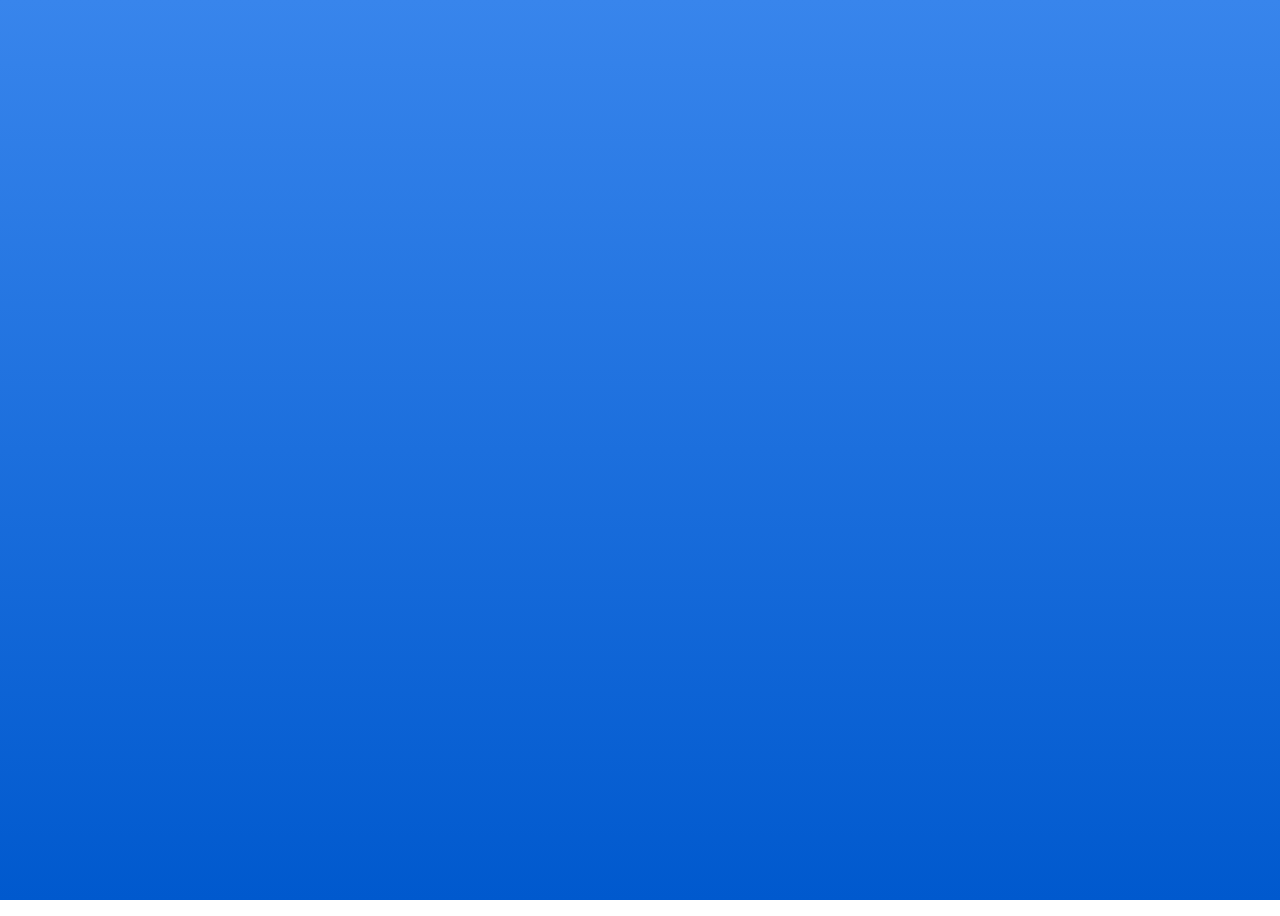
<file: loading.html>
<!DOCTYPE html>
<html  >
<head>
  <!-- Site made with Mobirise Website Builder v5.5.0, https://mobirise.com -->
  <meta charset="UTF-8">
  <meta http-equiv="X-UA-Compatible" content="IE=edge">
  <meta name="generator" content="Mobirise v5.5.0, mobirise.com">
  <meta name="viewport" content="width=device-width, initial-scale=1, minimum-scale=1">
  <link rel="shortcut icon" href="assets/images/eco-aware-ico-200x122.png" type="image/x-icon">
  <meta name="description" content="">
  
  
  <title>write article</title>
  <link rel="stylesheet" href="assets/web/assets/mobirise-icons2/mobirise2.css">
  <link rel="stylesheet" href="assets/bootstrap/css/bootstrap.min.css">
  <link rel="stylesheet" href="assets/bootstrap/css/bootstrap-grid.min.css">
  <link rel="stylesheet" href="assets/bootstrap/css/bootstrap-reboot.min.css">
  <link rel="stylesheet" href="assets/animatecss/animate.css">
  <link rel="stylesheet" href="assets/dropdown/css/style.css">
  <link rel="stylesheet" href="assets/socicon/css/styles.css">
  <link rel="stylesheet" href="assets/theme/css/style.css">
  <link rel="preload" href="https://fonts.googleapis.com/css?family=Jost:100,200,300,400,500,600,700,800,900,100i,200i,300i,400i,500i,600i,700i,800i,900i&display=swap" as="style" onload="this.onload=null;this.rel='stylesheet'">
  <noscript><link rel="stylesheet" href="https://fonts.googleapis.com/css?family=Jost:100,200,300,400,500,600,700,800,900,100i,200i,300i,400i,500i,600i,700i,800i,900i&display=swap"></noscript>
  <link rel="preload" as="style" href="assets/mobirise/css/mbr-additional.css"><link rel="stylesheet" href="assets/mobirise/css/mbr-additional.css" type="text/css">
  <script src="https://ajax.googleapis.com/ajax/libs/jquery/3.3.1/jquery.min.js"></script>
  <script src='https://cloud.tinymce.com/5/tinymce.min.js?apiKey=iagbkaxsrt9ykaaavjyn1xsjaqag0pyaexvng483bvpw5uqz'></script>
  
  
  
  
</head>
<body>
    <p> <span id="seconds"></span> 
    </p> 
</body>
</html>
</file>
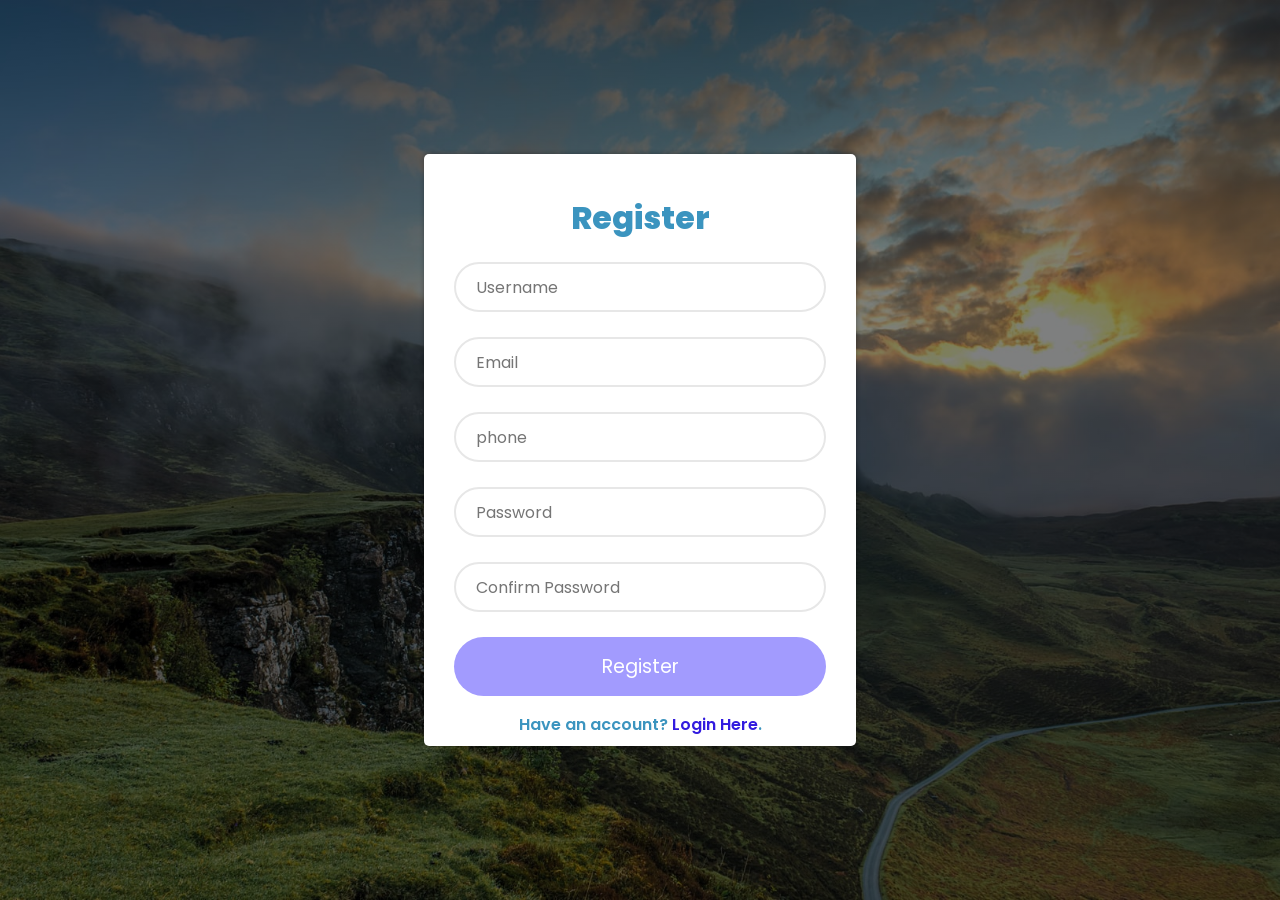
<file: register.html>
<!DOCTYPE html>
<html>
<head>
	<meta charset="utf-8">
	<meta name="viewport" content="width=device-width, initial-scale=1.0">

	<link rel="stylesheet" href="https://stackpath.bootstrapcdn.com/font-awesome/4.7.0/css/font-awesome.min.css">

	<link rel="stylesheet" type="text/css" href="style.css">

	<title>Register Form</title>
</head>
<body>
	<div class="container">
		<form action="" method="POST" class="login-email">
            <p class="login-text" style="font-size: 2rem; font-weight: 800;">Register</p>
			<div class="input-group">
				<input type="text" placeholder="Username" name="username" value="" required>
			</div>
			<div class="input-group">
				<input type="email" placeholder="Email" name="email" value="" required>
			</div>
			<div class="input-group">
				<input type="tel" placeholder="phone" name="phone" value="" pattern="[1-9]{2}-[0-9]{3}-[0-9]{3}" required>
				
            </div>
			<div class="input-group">
				<input type="password" placeholder="Password" name="password" value="" required>
            </div>
            <div class="input-group">
				<input type="password" placeholder="Confirm Password" name="cpassword" value="" required>
			</div>
			<div class="input-group">
				<button name="submit" class="btn">Register</button>
			</div>
			<p class="login-register-text">Have an account? <a href="index.html">Login Here</a>.</p>
		</form>
	</div>
</body>
</html>
</file>
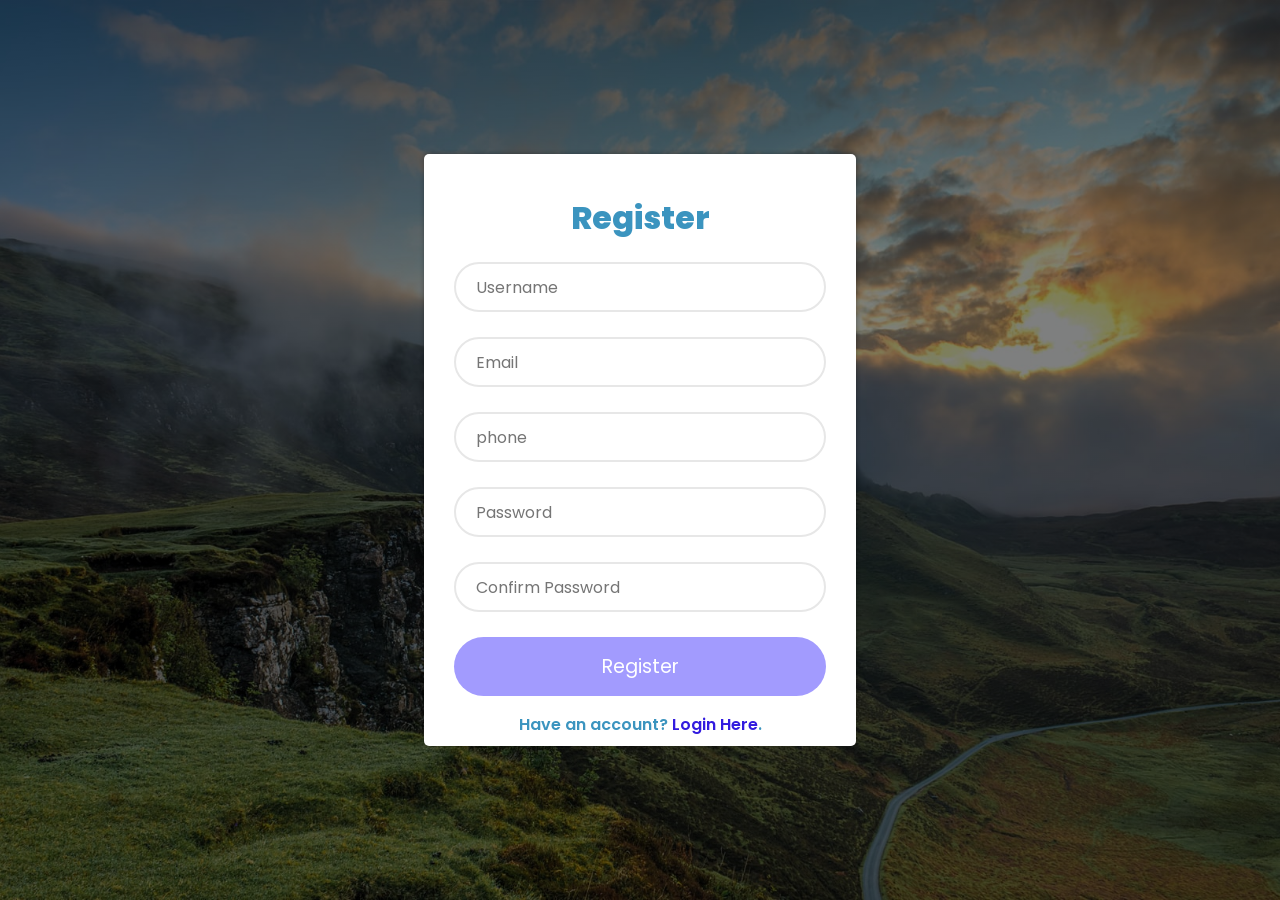
<file: login/register.html>
<!DOCTYPE html>
<html>

<head>
	<meta charset="utf-8">
	<meta name="viewport" content="width=device-width, initial-scale=1.0">

	<link rel="stylesheet" href="https://stackpath.bootstrapcdn.com/font-awesome/4.7.0/css/font-awesome.min.css">

	<link rel="stylesheet" type="text/css" href="style.css">

	<title>Register Form</title>
</head>

<body>
	<div class="container">
		<form action="" method="POST" class="login-email">
			<p class="login-text" style="font-size: 2rem; font-weight: 800;">Register</p>
			<div class="input-group">
				<input type="text" placeholder="Username" name="username" value="" required>
			</div>
			<div class="input-group">
				<input type="email" placeholder="Email" name="email" value="" required>
			</div>
			<div class="input-group">
				<input type="number" placeholder="phone" name="phone" value="" pattern="[1-9]{2}-[0-9]{3}-[0-9]{3}"
					required>

			</div>
			<div class="input-group">
				<input type="password" placeholder="Password" name="password" value="" required>
			</div>
			<div class="input-group">
				<input type="password" placeholder="Confirm Password" name="cpassword" value="" required>
			</div>
			<div class="input-group">
				<button name="submit" class="btn">Register</button>
			</div>
			<p class="login-register-text">Have an account? <a href="login.html">Login Here</a>.</p>
		</form>
	</div>
</body>

</html>
</file>
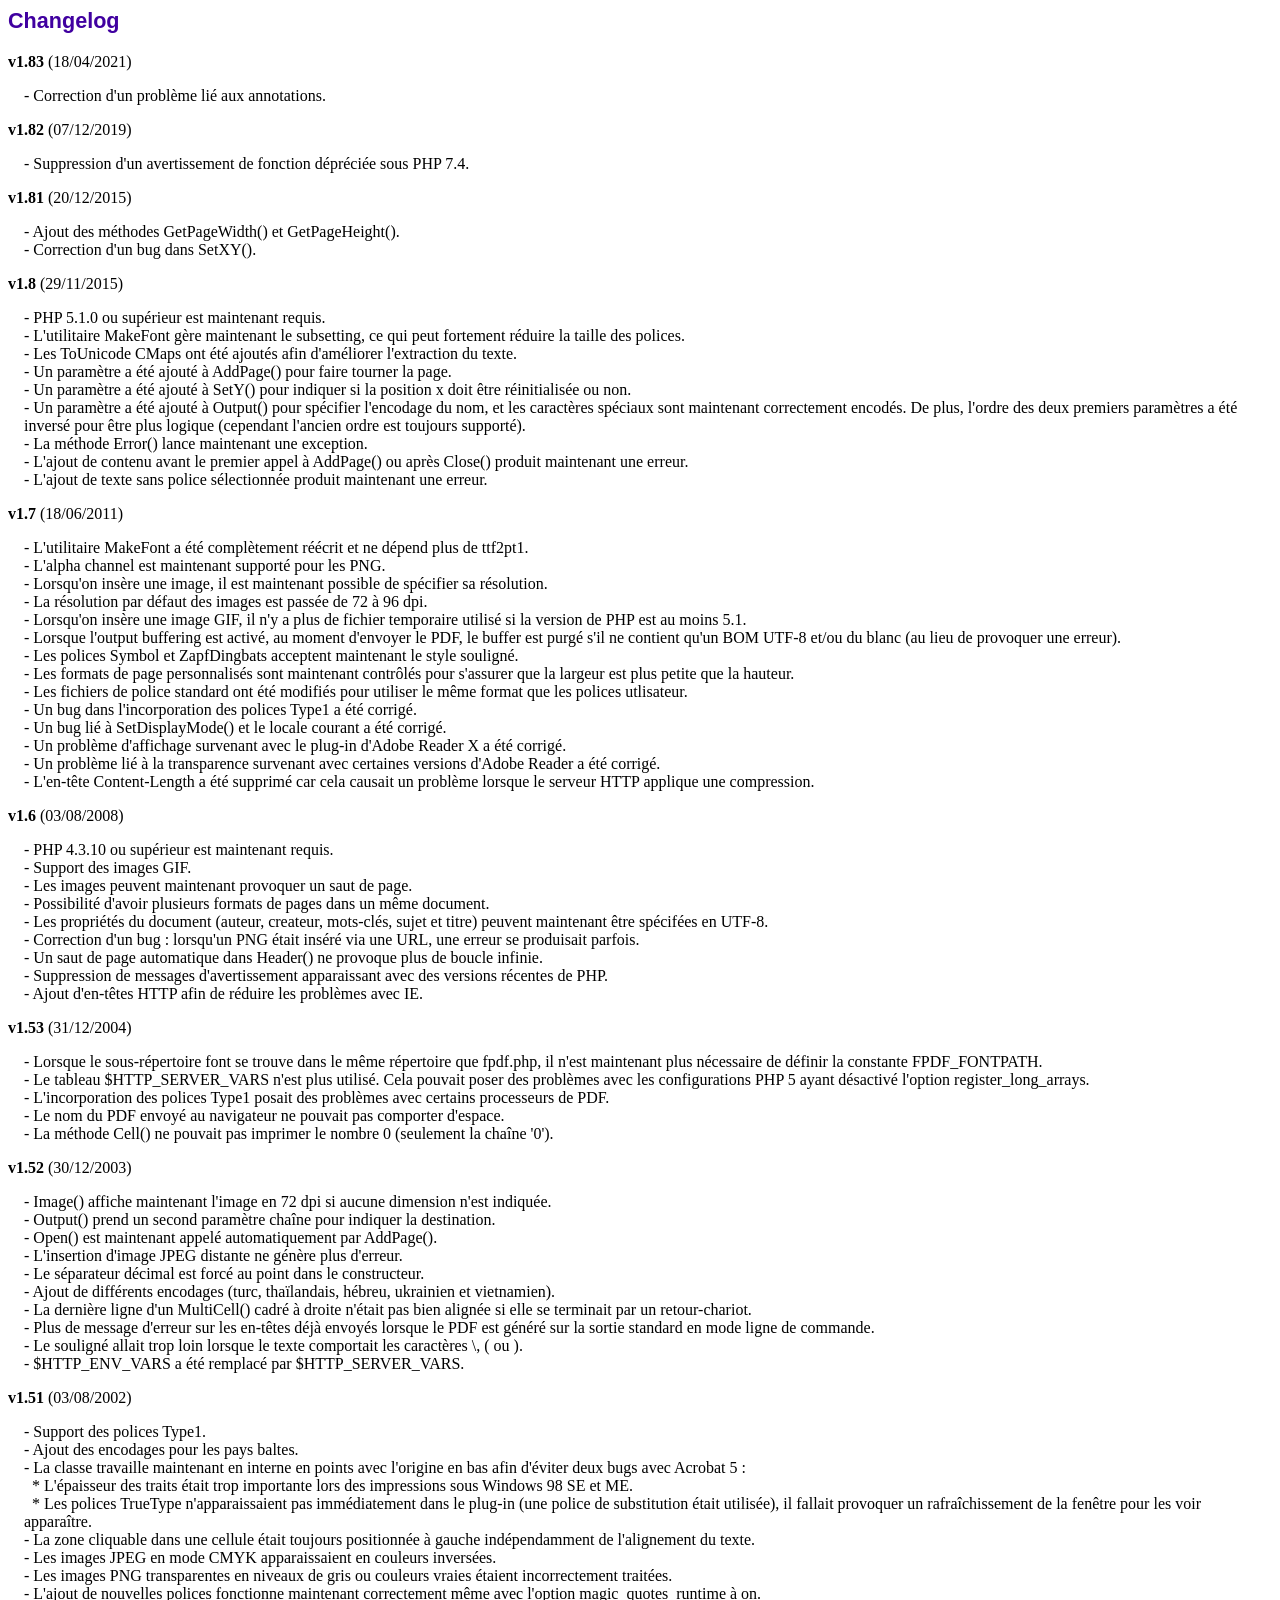
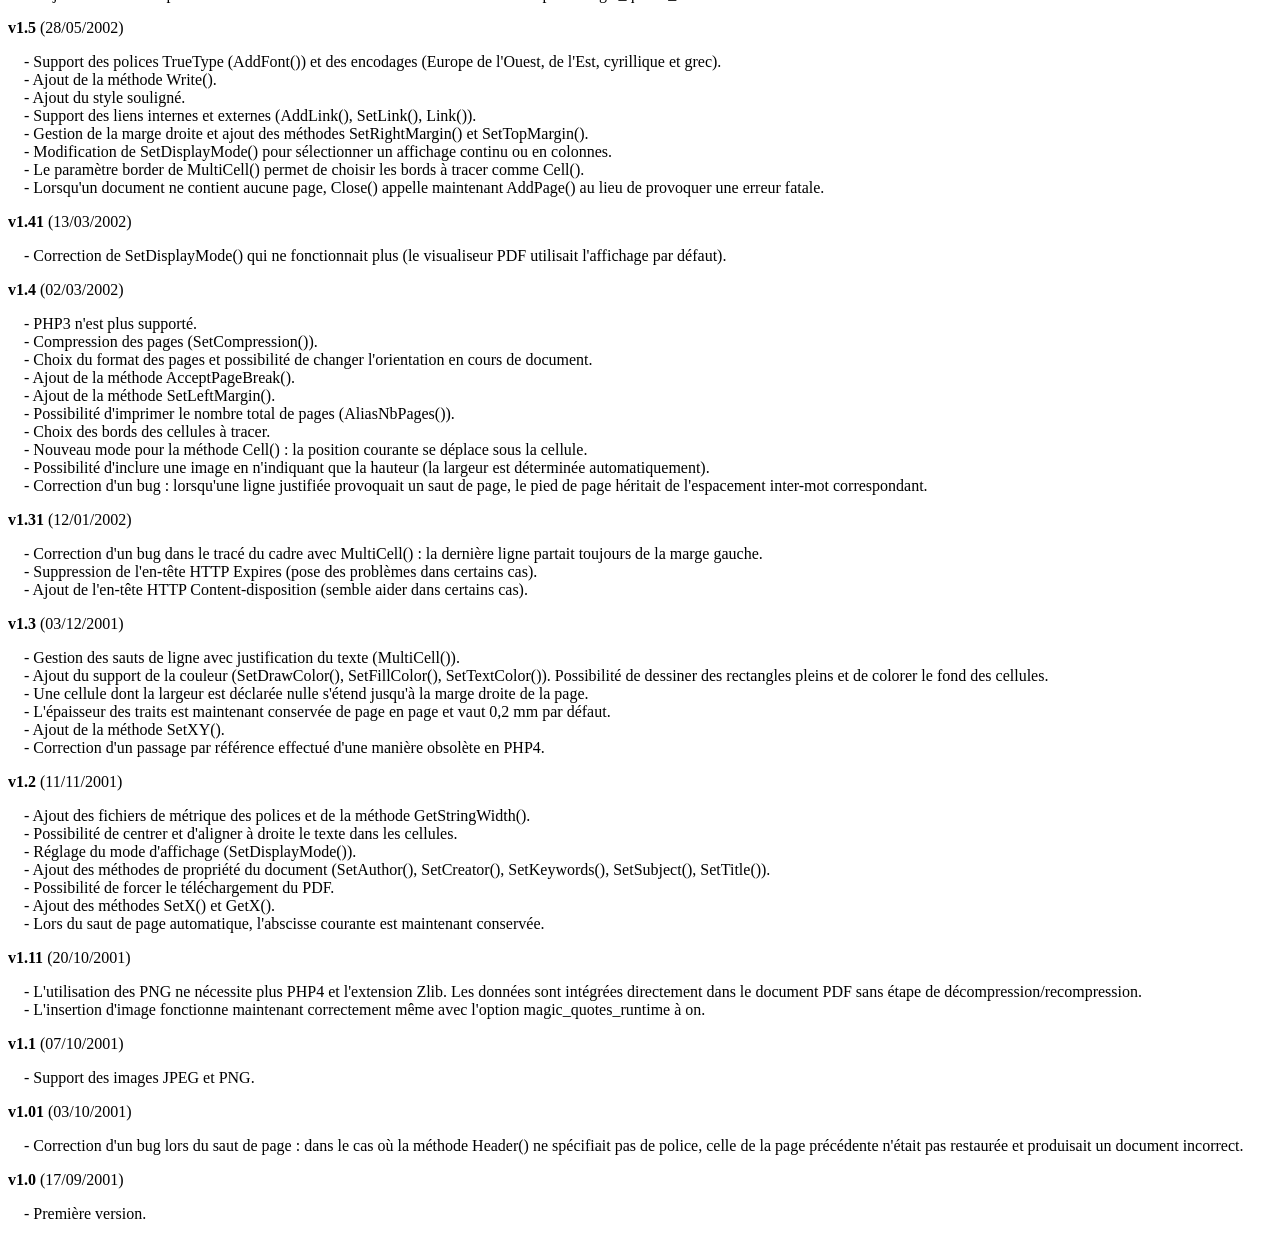
<file: Dashbord/libs/changelog.htm>
<!DOCTYPE html PUBLIC "-//W3C//DTD HTML 4.01 Transitional//EN">
<html>
<head>
<meta http-equiv="Content-Type" content="text/html; charset=ISO-8859-1">
<title>Changelog</title>
<link type="text/css" rel="stylesheet" href="fpdf.css">
<style type="text/css">
dd {margin:1em 0 1em 1em}
</style>
</head>
<body>
<h1>Changelog</h1>
<dl>
<dt><strong>v1.83</strong> (18/04/2021)</dt>
<dd>
- Correction d'un probl�me li� aux annotations.<br>
</dd>
<dt><strong>v1.82</strong> (07/12/2019)</dt>
<dd>
- Suppression d'un avertissement de fonction d�pr�ci�e sous PHP 7.4.<br>
</dd>
<dt><strong>v1.81</strong> (20/12/2015)</dt>
<dd>
- Ajout des m�thodes GetPageWidth() et GetPageHeight().<br>
- Correction d'un bug dans SetXY().<br>
</dd>
<dt><strong>v1.8</strong> (29/11/2015)</dt>
<dd>
- PHP 5.1.0 ou sup�rieur est maintenant requis.<br>
- L'utilitaire MakeFont g�re maintenant le subsetting, ce qui peut fortement r�duire la taille des polices.<br>
- Les ToUnicode CMaps ont �t� ajout�s afin d'am�liorer l'extraction du texte.<br>
- Un param�tre a �t� ajout� � AddPage() pour faire tourner la page.<br>
- Un param�tre a �t� ajout� � SetY() pour indiquer si la position x doit �tre r�initialis�e ou non.<br>
- Un param�tre a �t� ajout� � Output() pour sp�cifier l'encodage du nom, et les caract�res sp�ciaux sont maintenant correctement encod�s. De plus, l'ordre des deux premiers param�tres a �t� invers� pour �tre plus logique (cependant l'ancien ordre est toujours support�).<br>
- La m�thode Error() lance maintenant une exception.<br>
- L'ajout de contenu avant le premier appel � AddPage() ou apr�s Close() produit maintenant une erreur.<br>
- L'ajout de texte sans police s�lectionn�e produit maintenant une erreur.<br>
</dd>
<dt><strong>v1.7</strong> (18/06/2011)</dt>
<dd>
- L'utilitaire MakeFont a �t� compl�tement r��crit et ne d�pend plus de ttf2pt1.<br>
- L'alpha channel est maintenant support� pour les PNG.<br>
- Lorsqu'on ins�re une image, il est maintenant possible de sp�cifier sa r�solution.<br>
- La r�solution par d�faut des images est pass�e de 72 � 96 dpi.<br>
- Lorsqu'on ins�re une image GIF, il n'y a plus de fichier temporaire utilis� si la version de PHP est au moins 5.1.<br>
- Lorsque l'output buffering est activ�, au moment d'envoyer le PDF, le buffer est purg� s'il ne contient qu'un BOM UTF-8 et/ou du blanc (au lieu de provoquer une erreur).<br>
- Les polices Symbol et ZapfDingbats acceptent maintenant le style soulign�.<br>
- Les formats de page personnalis�s sont maintenant contr�l�s pour s'assurer que la largeur est plus petite que la hauteur.<br>
- Les fichiers de police standard ont �t� modifi�s pour utiliser le m�me format que les polices utlisateur.<br>
- Un bug dans l'incorporation des polices Type1 a �t� corrig�.<br>
- Un bug li� � SetDisplayMode() et le locale courant a �t� corrig�.<br>
- Un probl�me d'affichage survenant avec le plug-in d'Adobe Reader X a �t� corrig�.<br>
- Un probl�me li� � la transparence survenant avec certaines versions d'Adobe Reader a �t� corrig�.<br>
- L'en-t�te Content-Length a �t� supprim� car cela causait un probl�me lorsque le serveur HTTP applique une compression.<br>
</dd>
<dt><strong>v1.6</strong> (03/08/2008)</dt>
<dd>
- PHP 4.3.10 ou sup�rieur est maintenant requis.<br>
- Support des images GIF.<br>
- Les images peuvent maintenant provoquer un saut de page.<br>
- Possibilit� d'avoir plusieurs formats de pages dans un m�me document.<br>
- Les propri�t�s du document (auteur, createur, mots-cl�s, sujet et titre) peuvent maintenant �tre sp�cif�es en UTF-8.<br>
- Correction d'un bug : lorsqu'un PNG �tait ins�r� via une URL, une erreur se produisait parfois.<br>
- Un saut de page automatique dans Header() ne provoque plus de boucle infinie.<br>
- Suppression de messages d'avertissement apparaissant avec des versions r�centes de PHP.<br>
- Ajout d'en-t�tes HTTP afin de r�duire les probl�mes avec IE.<br>
</dd>
<dt><strong>v1.53</strong> (31/12/2004)</dt>
<dd>
- Lorsque le sous-r�pertoire font se trouve dans le m�me r�pertoire que fpdf.php, il n'est maintenant plus n�cessaire de d�finir la constante FPDF_FONTPATH.<br>
- Le tableau $HTTP_SERVER_VARS n'est plus utilis�. Cela pouvait poser des probl�mes avec les configurations PHP 5 ayant d�sactiv� l'option register_long_arrays.<br>
- L'incorporation des polices Type1 posait des probl�mes avec certains processeurs de PDF.<br>
- Le nom du PDF envoy� au navigateur ne pouvait pas comporter d'espace.<br>
- La m�thode Cell() ne pouvait pas imprimer le nombre 0 (seulement la cha�ne '0').<br>
</dd>
<dt><strong>v1.52</strong> (30/12/2003)</dt>
<dd>
- Image() affiche maintenant l'image en 72 dpi si aucune dimension n'est indiqu�e.<br>
- Output() prend un second param�tre cha�ne pour indiquer la destination.<br>
- Open() est maintenant appel� automatiquement par AddPage().<br>
- L'insertion d'image JPEG distante ne g�n�re plus d'erreur.<br>
- Le s�parateur d�cimal est forc� au point dans le constructeur.<br>
- Ajout de diff�rents encodages (turc, tha�landais, h�breu, ukrainien et vietnamien).<br>
- La derni�re ligne d'un MultiCell() cadr� � droite n'�tait pas bien align�e si elle se terminait par un retour-chariot.<br>
- Plus de message d'erreur sur les en-t�tes d�j� envoy�s lorsque le PDF est g�n�r� sur la sortie standard en mode ligne de commande.<br>
- Le soulign� allait trop loin lorsque le texte comportait les caract�res \, ( ou ).<br>
- $HTTP_ENV_VARS a �t� remplac� par $HTTP_SERVER_VARS.<br>
</dd>
<dt><strong>v1.51</strong> (03/08/2002)</dt>
<dd>
- Support des polices Type1.<br>
- Ajout des encodages pour les pays baltes.<br>
- La classe travaille maintenant en interne en points avec l'origine en bas afin d'�viter deux bugs avec Acrobat 5 :<br>&nbsp;&nbsp;* L'�paisseur des traits �tait trop importante lors des impressions sous Windows 98 SE et ME.<br>&nbsp;&nbsp;* Les polices TrueType n'apparaissaient pas imm�diatement dans le plug-in (une police de substitution �tait utilis�e), il fallait provoquer un rafra�chissement de la fen�tre pour les voir appara�tre.<br>
- La zone cliquable dans une cellule �tait toujours positionn�e � gauche ind�pendamment de l'alignement du texte.<br>
- Les images JPEG en mode CMYK apparaissaient en couleurs invers�es.<br>
- Les images PNG transparentes en niveaux de gris ou couleurs vraies �taient incorrectement trait�es.<br>
- L'ajout de nouvelles polices fonctionne maintenant correctement m�me avec l'option magic_quotes_runtime � on.<br>
</dd>
<dt><strong>v1.5</strong> (28/05/2002)</dt>
<dd>
- Support des polices TrueType (AddFont()) et des encodages (Europe de l'Ouest, de l'Est, cyrillique et grec).<br>
- Ajout de la m�thode Write().<br>
- Ajout du style soulign�.<br>
- Support des liens internes et externes (AddLink(), SetLink(), Link()).<br>
- Gestion de la marge droite et ajout des m�thodes SetRightMargin() et SetTopMargin().<br>
- Modification de SetDisplayMode() pour s�lectionner un affichage continu ou en colonnes.<br>
- Le param�tre border de MultiCell() permet de choisir les bords � tracer comme Cell().<br>
- Lorsqu'un document ne contient aucune page, Close() appelle maintenant AddPage() au lieu de provoquer une erreur fatale.<br>
</dd>
<dt><strong>v1.41</strong> (13/03/2002)</dt>
<dd>
- Correction de SetDisplayMode() qui ne fonctionnait plus (le visualiseur PDF utilisait l'affichage par d�faut).<br>
</dd>
<dt><strong>v1.4</strong> (02/03/2002)</dt>
<dd>
- PHP3 n'est plus support�.<br>
- Compression des pages (SetCompression()).<br>
- Choix du format des pages et possibilit� de changer l'orientation en cours de document.<br>
- Ajout de la m�thode AcceptPageBreak().<br>
- Ajout de la m�thode SetLeftMargin().<br>
- Possibilit� d'imprimer le nombre total de pages (AliasNbPages()).<br>
- Choix des bords des cellules � tracer.<br>
- Nouveau mode pour la m�thode Cell() : la position courante se d�place sous la cellule.<br>
- Possibilit� d'inclure une image en n'indiquant que la hauteur (la largeur est d�termin�e automatiquement).<br>
- Correction d'un bug : lorsqu'une ligne justifi�e provoquait un saut de page, le pied de page h�ritait de l'espacement inter-mot correspondant.<br>
</dd>
<dt><strong>v1.31</strong> (12/01/2002)</dt>
<dd>
- Correction d'un bug dans le trac� du cadre avec MultiCell() : la derni�re ligne partait toujours de la marge gauche.<br>
- Suppression de l'en-t�te HTTP Expires (pose des probl�mes dans certains cas).<br>
- Ajout de l'en-t�te HTTP Content-disposition (semble aider dans certains cas).<br>
</dd>
<dt><strong>v1.3</strong> (03/12/2001)</dt>
<dd>
- Gestion des sauts de ligne avec justification du texte (MultiCell()).<br>
- Ajout du support de la couleur (SetDrawColor(), SetFillColor(), SetTextColor()). Possibilit� de dessiner des rectangles pleins et de colorer le fond des cellules.<br>
- Une cellule dont la largeur est d�clar�e nulle s'�tend jusqu'� la marge droite de la page.<br>
- L'�paisseur des traits est maintenant conserv�e de page en page et vaut 0,2 mm par d�faut.<br>
- Ajout de la m�thode SetXY().<br>
- Correction d'un passage par r�f�rence effectu� d'une mani�re obsol�te en PHP4.<br>
</dd>
<dt><strong>v1.2</strong> (11/11/2001)</dt>
<dd>
- Ajout des fichiers de m�trique des polices et de la m�thode GetStringWidth().<br>
- Possibilit� de centrer et d'aligner � droite le texte dans les cellules.<br>
- R�glage du mode d'affichage (SetDisplayMode()).<br>
- Ajout des m�thodes de propri�t� du document (SetAuthor(), SetCreator(), SetKeywords(), SetSubject(), SetTitle()).<br>
- Possibilit� de forcer le t�l�chargement du PDF.<br>
- Ajout des m�thodes SetX() et GetX().<br>
- Lors du saut de page automatique, l'abscisse courante est maintenant conserv�e.<br>
</dd>
<dt><strong>v1.11</strong> (20/10/2001)</dt>
<dd>
- L'utilisation des PNG ne n�cessite plus PHP4 et l'extension Zlib. Les donn�es sont int�gr�es directement dans le document PDF sans �tape de d�compression/recompression.<br>
- L'insertion d'image fonctionne maintenant correctement m�me avec l'option magic_quotes_runtime � on.<br>
</dd>
<dt><strong>v1.1</strong> (07/10/2001)</dt>
<dd>
- Support des images JPEG et PNG.<br>
</dd>
<dt><strong>v1.01</strong> (03/10/2001)</dt>
<dd>
- Correction d'un bug lors du saut de page : dans le cas o� la m�thode Header() ne sp�cifiait pas de police, celle de la page pr�c�dente n'�tait pas restaur�e et produisait un document incorrect.<br>
</dd>
<dt><strong>v1.0</strong> (17/09/2001)</dt>
<dd>
- Premi�re version.<br>
</dd>
</dl>
</body>
</html>
</file>
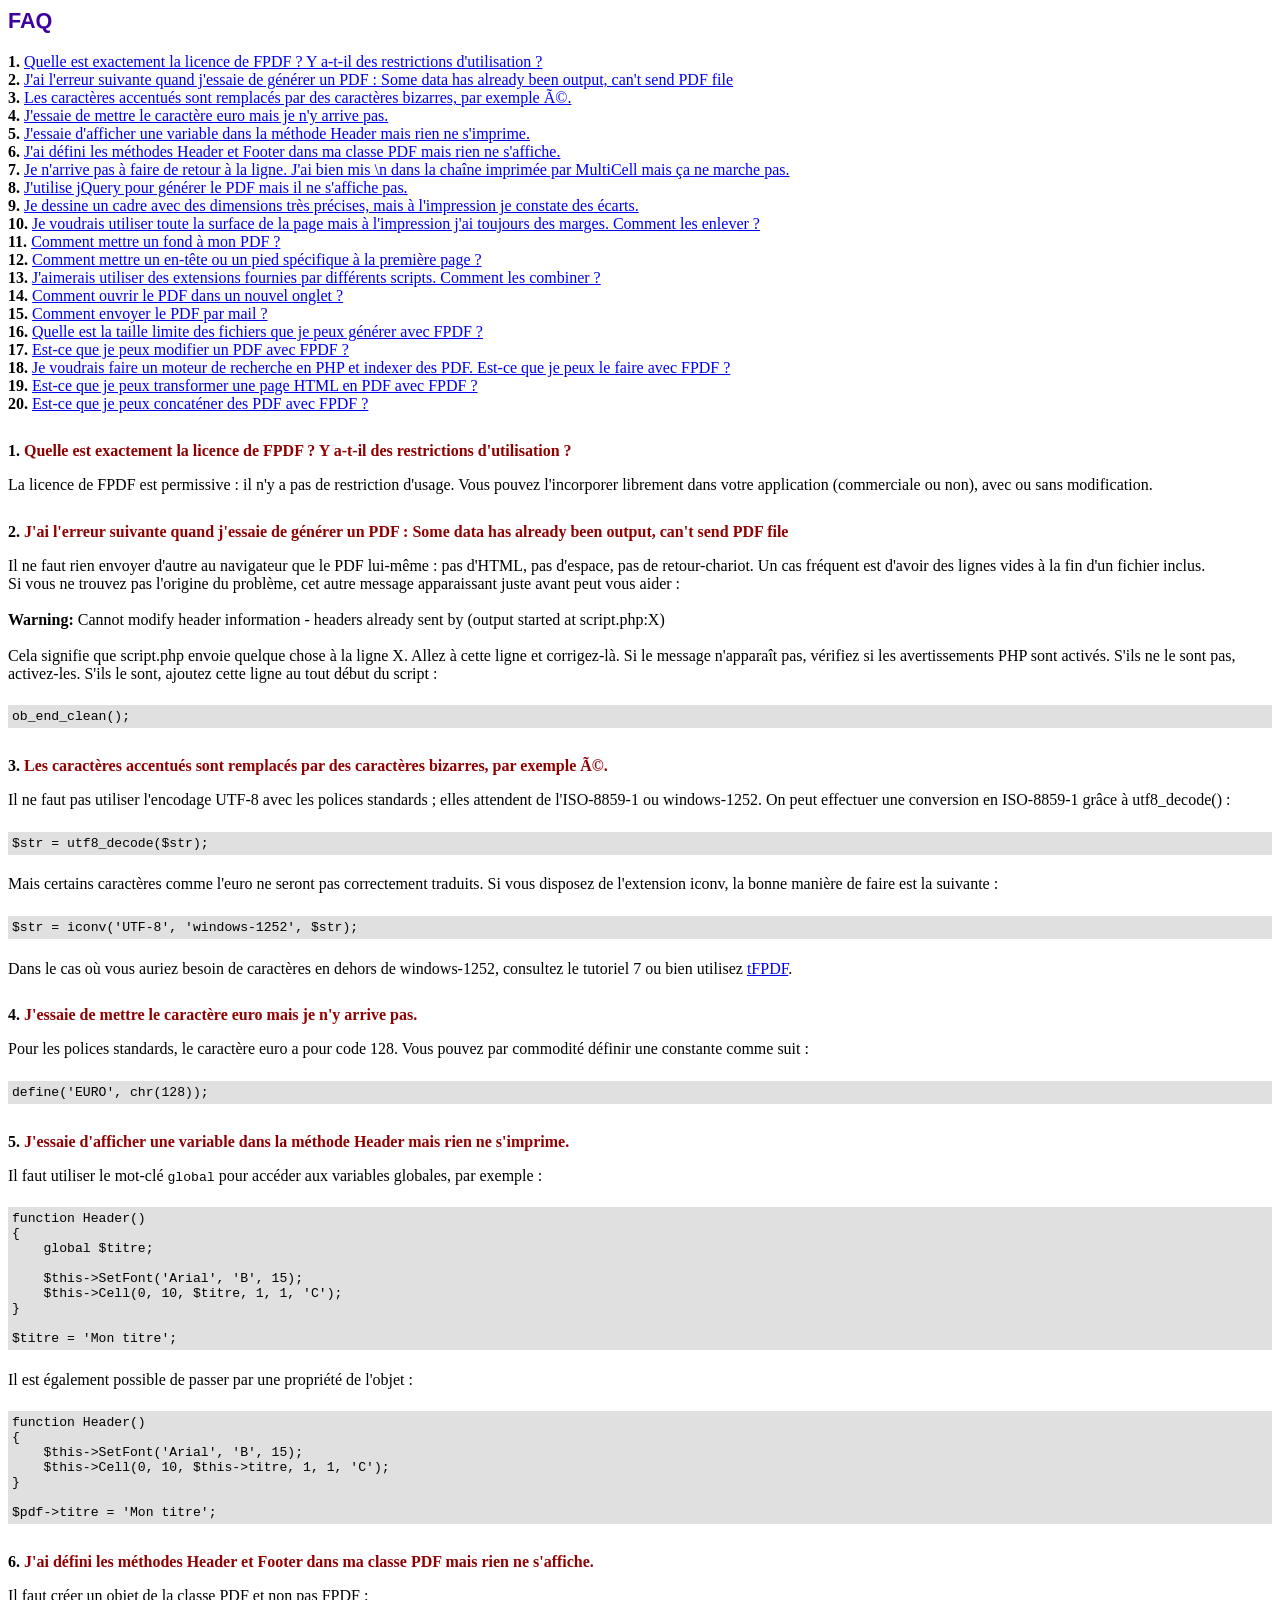
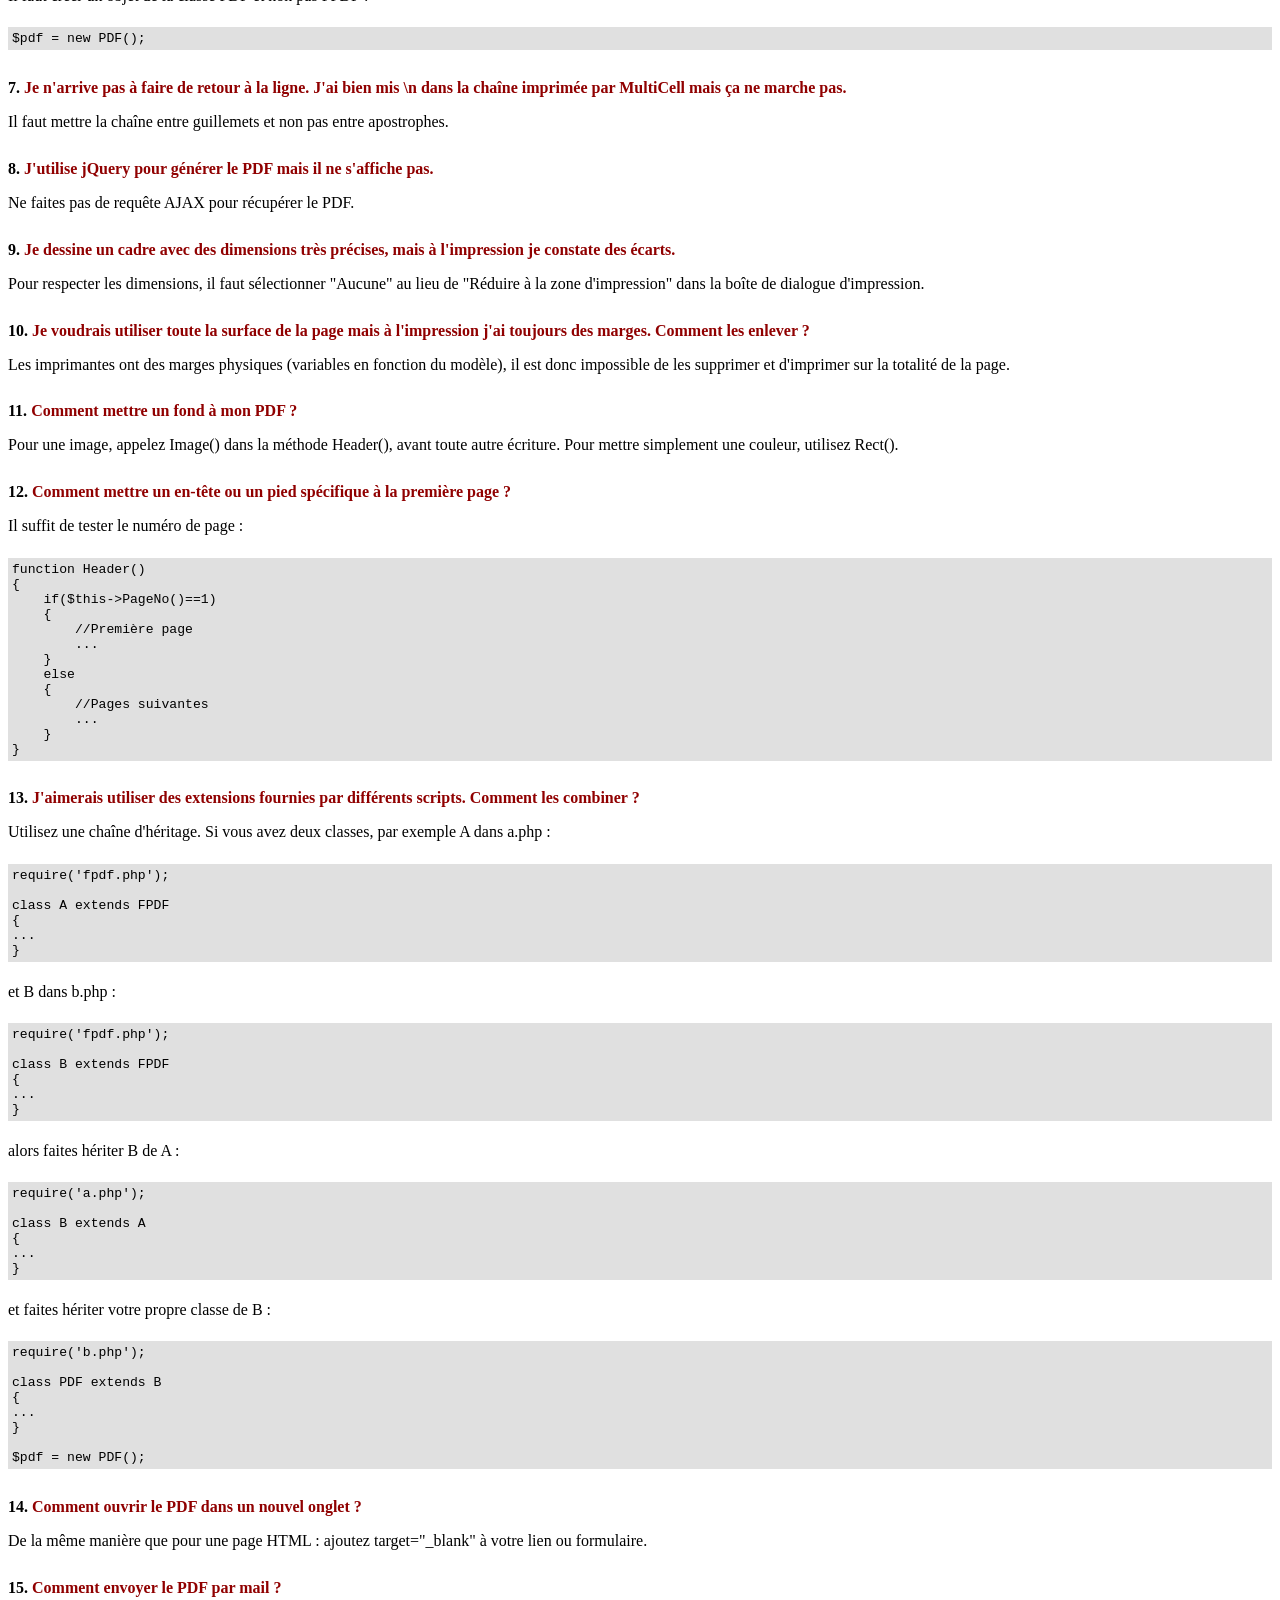
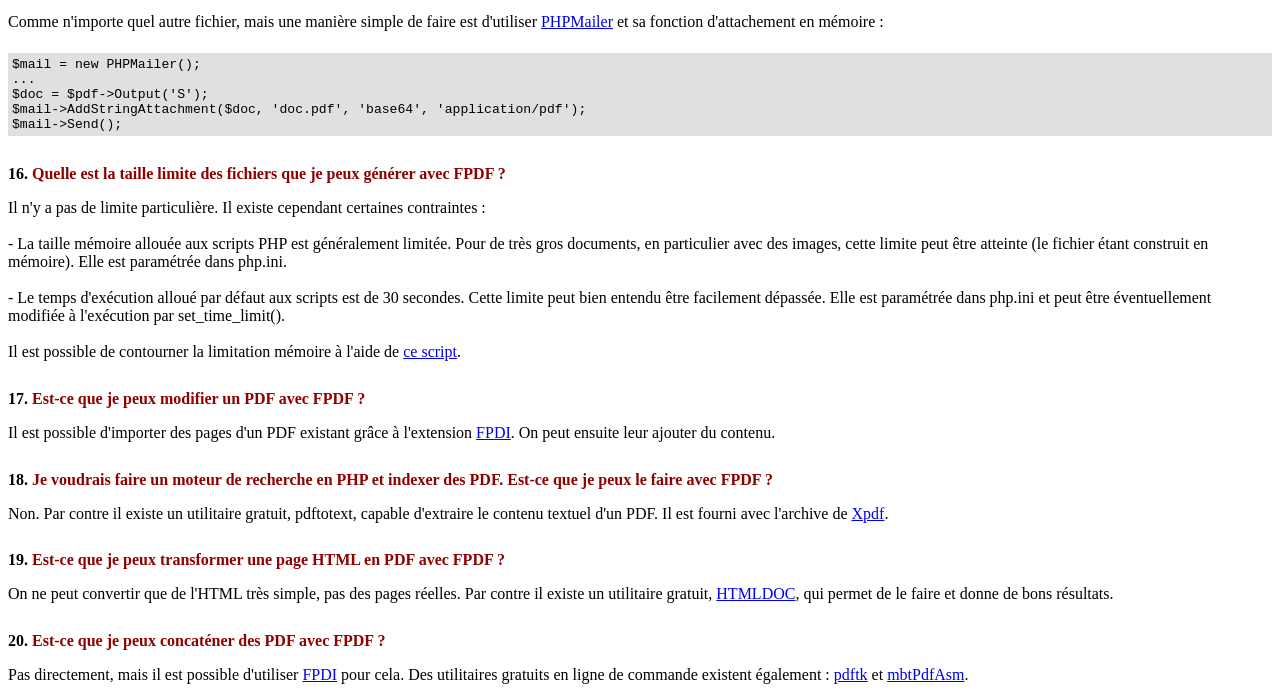
<file: Dashbord/libs/FAQ.htm>
<!DOCTYPE html PUBLIC "-//W3C//DTD HTML 4.01 Transitional//EN">
<html>
<head>
<meta http-equiv="Content-Type" content="text/html; charset=ISO-8859-1">
<title>FAQ</title>
<link type="text/css" rel="stylesheet" href="fpdf.css">
<style type="text/css">
ul {list-style-type:none; margin:0; padding:0}
ul#answers li {margin-top:1.8em}
.question {font-weight:bold; color:#900000}
</style>
</head>
<body>
<h1>FAQ</h1>
<ul>
<li><b>1.</b> <a href='#q1'>Quelle est exactement la licence de FPDF ? Y a-t-il des restrictions d'utilisation ?</a></li>
<li><b>2.</b> <a href='#q2'>J'ai l'erreur suivante quand j'essaie de g�n�rer un PDF : Some data has already been output, can't send PDF file</a></li>
<li><b>3.</b> <a href='#q3'>Les caract�res accentu�s sont remplac�s par des caract�res bizarres, par exemple é.</a></li>
<li><b>4.</b> <a href='#q4'>J'essaie de mettre le caract�re euro mais je n'y arrive pas.</a></li>
<li><b>5.</b> <a href='#q5'>J'essaie d'afficher une variable dans la m�thode Header mais rien ne s'imprime.</a></li>
<li><b>6.</b> <a href='#q6'>J'ai d�fini les m�thodes Header et Footer dans ma classe PDF mais rien ne s'affiche.</a></li>
<li><b>7.</b> <a href='#q7'>Je n'arrive pas � faire de retour � la ligne. J'ai bien mis \n dans la cha�ne imprim�e par MultiCell mais �a ne marche pas.</a></li>
<li><b>8.</b> <a href='#q8'>J'utilise jQuery pour g�n�rer le PDF mais il ne s'affiche pas.</a></li>
<li><b>9.</b> <a href='#q9'>Je dessine un cadre avec des dimensions tr�s pr�cises, mais � l'impression je constate des �carts.</a></li>
<li><b>10.</b> <a href='#q10'>Je voudrais utiliser toute la surface de la page mais � l'impression j'ai toujours des marges. Comment les enlever ?</a></li>
<li><b>11.</b> <a href='#q11'>Comment mettre un fond � mon PDF ?</a></li>
<li><b>12.</b> <a href='#q12'>Comment mettre un en-t�te ou un pied sp�cifique � la premi�re page ?</a></li>
<li><b>13.</b> <a href='#q13'>J'aimerais utiliser des extensions fournies par diff�rents scripts. Comment les combiner ?</a></li>
<li><b>14.</b> <a href='#q14'>Comment ouvrir le PDF dans un nouvel onglet ?</a></li>
<li><b>15.</b> <a href='#q15'>Comment envoyer le PDF par mail ?</a></li>
<li><b>16.</b> <a href='#q16'>Quelle est la taille limite des fichiers que je peux g�n�rer avec FPDF ?</a></li>
<li><b>17.</b> <a href='#q17'>Est-ce que je peux modifier un PDF avec FPDF ?</a></li>
<li><b>18.</b> <a href='#q18'>Je voudrais faire un moteur de recherche en PHP et indexer des PDF. Est-ce que je peux le faire avec FPDF ?</a></li>
<li><b>19.</b> <a href='#q19'>Est-ce que je peux transformer une page HTML en PDF avec FPDF ?</a></li>
<li><b>20.</b> <a href='#q20'>Est-ce que je peux concat�ner des PDF avec FPDF ?</a></li>
</ul>

<ul id='answers'>
<li id='q1'>
<p><b>1.</b> <span class='question'>Quelle est exactement la licence de FPDF ? Y a-t-il des restrictions d'utilisation ?</span></p>
La licence de FPDF est permissive : il n'y a pas de restriction d'usage. Vous pouvez l'incorporer
librement dans votre application (commerciale ou non), avec ou sans modification.
</li>

<li id='q2'>
<p><b>2.</b> <span class='question'>J'ai l'erreur suivante quand j'essaie de g�n�rer un PDF : Some data has already been output, can't send PDF file</span></p>
Il ne faut rien envoyer d'autre au navigateur que le PDF lui-m�me : pas d'HTML, pas d'espace, pas de
retour-chariot. Un cas fr�quent est d'avoir des lignes vides � la fin d'un fichier inclus.<br>
Si vous ne trouvez pas l'origine du probl�me, cet autre message apparaissant juste avant peut vous aider :<br>
<br>
<b>Warning:</b> Cannot modify header information - headers already sent by (output started at script.php:X)<br>
<br>
Cela signifie que script.php envoie quelque chose � la ligne X. Allez � cette ligne et corrigez-l�.
Si le message n'appara�t pas, v�rifiez si les avertissements PHP sont activ�s. S'ils ne le sont pas, activez-les.
S'ils le sont, ajoutez cette ligne au tout d�but du script :
<div class="doc-source">
<pre><code>ob_end_clean();</code></pre>
</div>
</li>

<li id='q3'>
<p><b>3.</b> <span class='question'>Les caract�res accentu�s sont remplac�s par des caract�res bizarres, par exemple é.</span></p>
Il ne faut pas utiliser l'encodage UTF-8 avec les polices standards ; elles attendent de l'ISO-8859-1 ou windows-1252.
On peut effectuer une conversion en ISO-8859-1 gr�ce � utf8_decode() :
<div class="doc-source">
<pre><code>$str = utf8_decode($str);</code></pre>
</div>
Mais certains caract�res comme l'euro ne seront pas correctement traduits. Si vous disposez de l'extension
iconv, la bonne mani�re de faire est la suivante :
<div class="doc-source">
<pre><code>$str = iconv('UTF-8', 'windows-1252', $str);</code></pre>
</div>
Dans le cas o� vous auriez besoin de caract�res en dehors de windows-1252, consultez le tutoriel 7 ou bien
utilisez <a href="http://www.fpdf.org/?go=script&amp;id=92" target="_blank">tFPDF</a>.
</li>

<li id='q4'>
<p><b>4.</b> <span class='question'>J'essaie de mettre le caract�re euro mais je n'y arrive pas.</span></p>
Pour les polices standards, le caract�re euro a pour code 128. Vous pouvez par commodit� d�finir
une constante comme suit :
<div class="doc-source">
<pre><code>define('EURO', chr(128));</code></pre>
</div>
</li>

<li id='q5'>
<p><b>5.</b> <span class='question'>J'essaie d'afficher une variable dans la m�thode Header mais rien ne s'imprime.</span></p>
Il faut utiliser le mot-cl� <code>global</code> pour acc�der aux variables globales, par exemple :
<div class="doc-source">
<pre><code>function Header()
{
    global $titre;

    $this-&gt;SetFont('Arial', 'B', 15);
    $this-&gt;Cell(0, 10, $titre, 1, 1, 'C');
}

$titre = 'Mon titre';</code></pre>
</div>
Il est �galement possible de passer par une propri�t� de l'objet :
<div class="doc-source">
<pre><code>function Header()
{
    $this-&gt;SetFont('Arial', 'B', 15);
    $this-&gt;Cell(0, 10, $this-&gt;titre, 1, 1, 'C');
}

$pdf-&gt;titre = 'Mon titre';</code></pre>
</div>
</li>

<li id='q6'>
<p><b>6.</b> <span class='question'>J'ai d�fini les m�thodes Header et Footer dans ma classe PDF mais rien ne s'affiche.</span></p>
Il faut cr�er un objet de la classe PDF et non pas FPDF :
<div class="doc-source">
<pre><code>$pdf = new PDF();</code></pre>
</div>
</li>

<li id='q7'>
<p><b>7.</b> <span class='question'>Je n'arrive pas � faire de retour � la ligne. J'ai bien mis \n dans la cha�ne imprim�e par MultiCell mais �a ne marche pas.</span></p>
Il faut mettre la cha�ne entre guillemets et non pas entre apostrophes.
</li>

<li id='q8'>
<p><b>8.</b> <span class='question'>J'utilise jQuery pour g�n�rer le PDF mais il ne s'affiche pas.</span></p>
Ne faites pas de requ�te AJAX pour r�cup�rer le PDF.
</li>

<li id='q9'>
<p><b>9.</b> <span class='question'>Je dessine un cadre avec des dimensions tr�s pr�cises, mais � l'impression je constate des �carts.</span></p>
Pour respecter les dimensions, il faut s�lectionner "Aucune" au lieu de "R�duire � la zone d'impression"
dans la bo�te de dialogue d'impression.
</li>

<li id='q10'>
<p><b>10.</b> <span class='question'>Je voudrais utiliser toute la surface de la page mais � l'impression j'ai toujours des marges. Comment les enlever ?</span></p>
Les imprimantes ont des marges physiques (variables en fonction du mod�le), il est donc impossible de les
supprimer et d'imprimer sur la totalit� de la page.
</li>

<li id='q11'>
<p><b>11.</b> <span class='question'>Comment mettre un fond � mon PDF ?</span></p>
Pour une image, appelez Image() dans la m�thode Header(), avant toute autre �criture. Pour mettre simplement
une couleur, utilisez Rect().
</li>

<li id='q12'>
<p><b>12.</b> <span class='question'>Comment mettre un en-t�te ou un pied sp�cifique � la premi�re page ?</span></p>
Il suffit de tester le num�ro de page :
<div class="doc-source">
<pre><code>function Header()
{
    if($this-&gt;PageNo()==1)
    {
        //Premi�re page
        ...
    }
    else
    {
        //Pages suivantes
        ...
    }
}</code></pre>
</div>
</li>

<li id='q13'>
<p><b>13.</b> <span class='question'>J'aimerais utiliser des extensions fournies par diff�rents scripts. Comment les combiner ?</span></p>
Utilisez une cha�ne d'h�ritage. Si vous avez deux classes, par exemple A dans a.php :
<div class="doc-source">
<pre><code>require('fpdf.php');

class A extends FPDF
{
...
}</code></pre>
</div>
et B dans b.php :
<div class="doc-source">
<pre><code>require('fpdf.php');

class B extends FPDF
{
...
}</code></pre>
</div>
alors faites h�riter B de A :
<div class="doc-source">
<pre><code>require('a.php');

class B extends A
{
...
}</code></pre>
</div>
et faites h�riter votre propre classe de B :
<div class="doc-source">
<pre><code>require('b.php');

class PDF extends B
{
...
}

$pdf = new PDF();</code></pre>
</div>
</li>

<li id='q14'>
<p><b>14.</b> <span class='question'>Comment ouvrir le PDF dans un nouvel onglet ?</span></p>
De la m�me mani�re que pour une page HTML : ajoutez target="_blank" � votre lien ou formulaire.
</li>

<li id='q15'>
<p><b>15.</b> <span class='question'>Comment envoyer le PDF par mail ?</span></p>
Comme n'importe quel autre fichier, mais une mani�re simple de faire est d'utiliser
<a href="https://github.com/PHPMailer/PHPMailer" target="_blank">PHPMailer</a> et sa fonction d'attachement en m�moire :
<div class="doc-source">
<pre><code>$mail = new PHPMailer();
...
$doc = $pdf-&gt;Output('S');
$mail-&gt;AddStringAttachment($doc, 'doc.pdf', 'base64', 'application/pdf');
$mail-&gt;Send();</code></pre>
</div>
</li>

<li id='q16'>
<p><b>16.</b> <span class='question'>Quelle est la taille limite des fichiers que je peux g�n�rer avec FPDF ?</span></p>
Il n'y a pas de limite particuli�re. Il existe cependant certaines contraintes :
<br>
<br>
- La taille m�moire allou�e aux scripts PHP est g�n�ralement limit�e. Pour de tr�s gros
documents, en particulier avec des images, cette limite peut �tre atteinte (le fichier �tant
construit en m�moire). Elle est param�tr�e dans php.ini.
<br>
<br>
- Le temps d'ex�cution allou� par d�faut aux scripts est de 30 secondes. Cette limite peut bien
entendu �tre facilement d�pass�e. Elle est param�tr�e dans php.ini et peut �tre �ventuellement
modifi�e � l'ex�cution par set_time_limit().
<br>
<br>
Il est possible de contourner la limitation m�moire � l'aide de <a href="http://www.fpdf.org/?go=script&amp;id=76" target="_blank">ce script</a>.
</li>

<li id='q17'>
<p><b>17.</b> <span class='question'>Est-ce que je peux modifier un PDF avec FPDF ?</span></p>
Il est possible d'importer des pages d'un PDF existant gr�ce � l'extension <a href="https://www.setasign.com/products/fpdi/about/" target="_blank">FPDI</a>.
On peut ensuite leur ajouter du contenu.
</li>

<li id='q18'>
<p><b>18.</b> <span class='question'>Je voudrais faire un moteur de recherche en PHP et indexer des PDF. Est-ce que je peux le faire avec FPDF ?</span></p>
Non. Par contre il existe un utilitaire gratuit, pdftotext, capable d'extraire le contenu textuel d'un PDF.
Il est fourni avec l'archive de <a href="https://www.xpdfreader.com" target="_blank">Xpdf</a>.
</li>

<li id='q19'>
<p><b>19.</b> <span class='question'>Est-ce que je peux transformer une page HTML en PDF avec FPDF ?</span></p>
On ne peut convertir que de l'HTML tr�s simple, pas des pages r�elles. Par contre il existe un utilitaire
gratuit, <a href="https://www.msweet.org/htmldoc/" target="_blank">HTMLDOC</a>, qui permet de le
faire et donne de bons r�sultats.
</li>

<li id='q20'>
<p><b>20.</b> <span class='question'>Est-ce que je peux concat�ner des PDF avec FPDF ?</span></p>
Pas directement, mais il est possible d'utiliser <a href="https://www.setasign.com/products/fpdi/demos/concatenate-fake/" target="_blank">FPDI</a>
pour cela. Des utilitaires gratuits en ligne de commande existent �galement :
<a href="https://www.pdflabs.com/tools/pdftk-the-pdf-toolkit/" target="_blank">pdftk</a> et
<a href="http://thierry.schmit.free.fr/spip/spip.php?article4" target="_blank">mbtPdfAsm</a>.
</li>
</ul>
</body>
</html>
</file>
<file: login/style.css>
@import url('https://fonts.googleapis.com/css2?family=Poppins:ital,wght@0,100;0,200;0,300;0,400;0,500;0,600;0,700;0,800;0,900;1,100;1,200;1,300;1,400;1,500;1,600;1,700;1,800;1,900&display=swap');

* {
    margin: 0;
    padding: 0;
    box-sizing: border-box;
    font-family: 'Poppins', sans-serif;
}

body {
    width: 100%;
    min-height: 100vh;
    background-image: linear-gradient(rgba(0,0,0,.5), rgba(0,0,0,.5)), url(bg.jpg); 
    background-position: center;
    background-size: cover;
    display: flex;
    justify-content: center;
    align-items: center;
}

.container {
    width: 400px;
    height: 37rem;
    width: 27rem;
    min-height: 400px;
    background: #FFF;
    border-radius: 5px;
    box-shadow: 0 0 5px rgba(0, 0, 0, 0.3);
    padding: 40px 30px;
}

.container .login-text {
    color: #3b94bf;
    font-weight: 500;
    font-size: 1.1rem;
    text-align: center;
    margin-bottom: 20px;
    display: block;
    text-transform: capitalize;
}

.container .login-social {
    display: grid;
    grid-template-columns: repeat(auto-fit, minmax(50%, 1fr));
    margin-bottom: 25px;
}

.container .login-social a {
    padding: 12px;
    margin: 10px;
    border-radius: 3px;
    box-shadow: 0 0 5px rgba(0,0,0,.3);
    text-decoration: none;
    font-size: 1rem;
    text-align: center;
    color: #FFF;
    transition: .3s;
}


.container .login-email .input-group {
    width: 100%;
    height: 50px;
    margin-bottom: 25px;
}

.container .login-email .input-group input {
    width: 100%;
    height: 100%;
    border: 2px solid #e7e7e7;
    padding: 15px 20px;
    font-size: 1rem;
    border-radius: 30px;
    background: transparent;
    outline: none;
    transition: .3s;
}

.container .login-email .input-group input:focus, .container .login-email .input-group input:valid {
    border-color: #a29bfe;
}

.container .login-email .input-group .btn {
    display: block;
    width: 100%;
    padding: 15px 20px;
    text-align: center;
    border: none;
    background: #a29bfe;
    outline: none;
    border-radius: 30px;
    font-size: 1.2rem;
    color: #FFF;
    cursor: pointer;
    transition: .3s;
}

.container .login-email .input-group .btn:hover {
    transform: translateY(-5px);
    background: #6c5ce7;
}

.login-register-text {
    color: #3b94bf;
    font-weight: 600;
        text-align: center;
}

.login-register-text a {
    text-decoration: none;
    color: #321bdf;
}

@media (max-width: 430px) {
    .container {
        width: 300px;
    }
    .container .login-social {
        display: block;
    }
    .container .login-social a {
        display: block;
    }
}


.h-26
{
    height: 26rem;
}
</file>
<file: Dashbord/libs/fpdf.css>
body {font-family:"Times New Roman",serif}
h1 {font:bold 135% Arial,sans-serif; color:#4000A0; margin-bottom:0.9em}
h2 {font:bold 95% Arial,sans-serif; color:#900000; margin-top:1.5em; margin-bottom:1em}
dl.param dt {text-decoration:underline}
dl.param dd {margin-top:1em; margin-bottom:1em}
dl.param ul {margin-top:1em; margin-bottom:1em}
tt, code, kbd {font-family:"Courier New",Courier,monospace; font-size:82%}
div.source {margin-top:1.4em; margin-bottom:1.3em}
div.source pre {display:table; border:1px solid #24246A; width:100%; margin:0em; font-family:inherit; font-size:100%}
div.source code {display:block; border:1px solid #C5C5EC; background-color:#F0F5FF; padding:6px; color:#000000}
div.doc-source {margin-top:1.4em; margin-bottom:1.3em}
div.doc-source pre {display:table; width:100%; margin:0em; font-family:inherit; font-size:100%}
div.doc-source code {display:block; background-color:#E0E0E0; padding:4px}
.kw {color:#000080; font-weight:bold}
.str {color:#CC0000}
.cmt {color:#008000}
p.demo {text-align:center; margin-top:-0.9em}
a.demo {text-decoration:none; font-weight:bold; color:#0000CC}
a.demo:link {text-decoration:none; font-weight:bold; color:#0000CC}
a.demo:hover {text-decoration:none; font-weight:bold; color:#0000FF}
a.demo:active {text-decoration:none; font-weight:bold; color:#0000FF}
</file>
<file: assets/web/assets/mobirise-icons2/mobirise2.css>
@font-face {
  font-family: 'Moririse2';
  font-display: swap;
  src:  url('mobirise2.eot?f2bix4');
  src:  url('mobirise2.eot?f2bix4#iefix') format('embedded-opentype'),
    url('mobirise2.ttf?f2bix4') format('truetype'),
    url('mobirise2.woff?f2bix4') format('woff'),
    url('mobirise2.svg?f2bix4#mobirise2') format('svg');
  font-weight: normal;
  font-style: normal;
}

[class^="mobi-"], [class*=" mobi-"] {
  /* use !important to prevent issues with browser extensions that change fonts */
  font-family: 'Moririse2' !important;
  speak: none;
  font-style: normal;
  font-weight: normal;
  font-variant: normal;
  text-transform: none;
  line-height: 1;

  /* Better Font Rendering =========== */
  -webkit-font-smoothing: antialiased;
  -moz-osx-font-smoothing: grayscale;
}

.mobi-mbri-add-submenu:before {
  content: "\e900";
}
.mobi-mbri-alert:before {
  content: "\e901";
}
.mobi-mbri-align-center:before {
  content: "\e902";
}
.mobi-mbri-align-justify:before {
  content: "\e903";
}
.mobi-mbri-align-left:before {
  content: "\e904";
}
.mobi-mbri-align-right:before {
  content: "\e905";
}
.mobi-mbri-android:before {
  content: "\e906";
}
.mobi-mbri-apple:before {
  content: "\e907";
}
.mobi-mbri-arrow-down:before {
  content: "\e908";
}
.mobi-mbri-arrow-next:before {
  content: "\e909";
}
.mobi-mbri-arrow-prev:before {
  content: "\e90a";
}
.mobi-mbri-arrow-up:before {
  content: "\e90b";
}
.mobi-mbri-bold:before {
  content: "\e90c";
}
.mobi-mbri-bookmark:before {
  content: "\e90d";
}
.mobi-mbri-bootstrap:before {
  content: "\e90e";
}
.mobi-mbri-briefcase:before {
  content: "\e90f";
}
.mobi-mbri-browse:before {
  content: "\e910";
}
.mobi-mbri-bulleted-list:before {
  content: "\e911";
}
.mobi-mbri-calendar:before {
  content: "\e912";
}
.mobi-mbri-camera:before {
  content: "\e913";
}
.mobi-mbri-cart-add:before {
  content: "\e914";
}
.mobi-mbri-cart-full:before {
  content: "\e915";
}
.mobi-mbri-cash:before {
  content: "\e916";
}
.mobi-mbri-change-style:before {
  content: "\e917";
}
.mobi-mbri-chat:before {
  content: "\e918";
}
.mobi-mbri-clock:before {
  content: "\e919";
}
.mobi-mbri-close:before {
  content: "\e91a";
}
.mobi-mbri-cloud:before {
  content: "\e91b";
}
.mobi-mbri-code:before {
  content: "\e91c";
}
.mobi-mbri-contact-form:before {
  content: "\e91d";
}
.mobi-mbri-credit-card:before {
  content: "\e91e";
}
.mobi-mbri-cursor-click:before {
  content: "\e91f";
}
.mobi-mbri-cust-feedback:before {
  content: "\e920";
}
.mobi-mbri-database:before {
  content: "\e921";
}
.mobi-mbri-delivery:before {
  content: "\e922";
}
.mobi-mbri-desktop:before {
  content: "\e923";
}
.mobi-mbri-devices:before {
  content: "\e924";
}
.mobi-mbri-down:before {
  content: "\e925";
}
.mobi-mbri-download-2:before {
  content: "\e926";
}
.mobi-mbri-download:before {
  content: "\e927";
}
.mobi-mbri-drag-n-drop-2:before {
  content: "\e928";
}
.mobi-mbri-drag-n-drop:before {
  content: "\e929";
}
.mobi-mbri-edit-2:before {
  content: "\e92a";
}
.mobi-mbri-edit:before {
  content: "\e92b";
}
.mobi-mbri-error:before {
  content: "\e92c";
}
.mobi-mbri-extension:before {
  content: "\e92d";
}
.mobi-mbri-features:before {
  content: "\e92e";
}
.mobi-mbri-file:before {
  content: "\e92f";
}
.mobi-mbri-flag:before {
  content: "\e930";
}
.mobi-mbri-folder:before {
  content: "\e931";
}
.mobi-mbri-gift:before {
  content: "\e932";
}
.mobi-mbri-github:before {
  content: "\e933";
}
.mobi-mbri-globe-2:before {
  content: "\e934";
}
.mobi-mbri-globe:before {
  content: "\e935";
}
.mobi-mbri-growing-chart:before {
  content: "\e936";
}
.mobi-mbri-hearth:before {
  content: "\e937";
}
.mobi-mbri-help:before {
  content: "\e938";
}
.mobi-mbri-home:before {
  content: "\e939";
}
.mobi-mbri-hot-cup:before {
  content: "\e93a";
}
.mobi-mbri-idea:before {
  content: "\e93b";
}
.mobi-mbri-image-gallery:before {
  content: "\e93c";
}
.mobi-mbri-image-slider:before {
  content: "\e93d";
}
.mobi-mbri-info:before {
  content: "\e93e";
}
.mobi-mbri-italic:before {
  content: "\e93f";
}
.mobi-mbri-key:before {
  content: "\e940";
}
.mobi-mbri-laptop:before {
  content: "\e941";
}
.mobi-mbri-layers:before {
  content: "\e942";
}
.mobi-mbri-left-right:before {
  content: "\e943";
}
.mobi-mbri-left:before {
  content: "\e944";
}
.mobi-mbri-letter:before {
  content: "\e945";
}
.mobi-mbri-like:before {
  content: "\e946";
}
.mobi-mbri-link:before {
  content: "\e947";
}
.mobi-mbri-lock:before {
  content: "\e948";
}
.mobi-mbri-login:before {
  content: "\e949";
}
.mobi-mbri-logout:before {
  content: "\e94a";
}
.mobi-mbri-magic-stick:before {
  content: "\e94b";
}
.mobi-mbri-map-pin:before {
  content: "\e94c";
}
.mobi-mbri-menu:before {
  content: "\e94d";
}
.mobi-mbri-mobile-2:before {
  content: "\e94e";
}
.mobi-mbri-mobile-horizontal:before {
  content: "\e94f";
}
.mobi-mbri-mobile:before {
  content: "\e950";
}
.mobi-mbri-mobirise:before {
  content: "\e951";
}
.mobi-mbri-more-horizontal:before {
  content: "\e952";
}
.mobi-mbri-more-vertical:before {
  content: "\e953";
}
.mobi-mbri-music:before {
  content: "\e954";
}
.mobi-mbri-new-file:before {
  content: "\e955";
}
.mobi-mbri-numbered-list:before {
  content: "\e956";
}
.mobi-mbri-opened-folder:before {
  content: "\e957";
}
.mobi-mbri-pages:before {
  content: "\e958";
}
.mobi-mbri-paper-plane:before {
  content: "\e959";
}
.mobi-mbri-paperclip:before {
  content: "\e95a";
}
.mobi-mbri-phone:before {
  content: "\e95b";
}
.mobi-mbri-photo:before {
  content: "\e95c";
}
.mobi-mbri-photos:before {
  content: "\e95d";
}
.mobi-mbri-pin:before {
  content: "\e95e";
}
.mobi-mbri-play:before {
  content: "\e95f";
}
.mobi-mbri-plus:before {
  content: "\e960";
}
.mobi-mbri-preview:before {
  content: "\e961";
}
.mobi-mbri-print:before {
  content: "\e962";
}
.mobi-mbri-protect:before {
  content: "\e963";
}
.mobi-mbri-question:before {
  content: "\e964";
}
.mobi-mbri-quote-left:before {
  content: "\e965";
}
.mobi-mbri-quote-right:before {
  content: "\e966";
}
.mobi-mbri-redo:before {
  content: "\e967";
}
.mobi-mbri-refresh:before {
  content: "\e968";
}
.mobi-mbri-responsive-2:before {
  content: "\e969";
}
.mobi-mbri-responsive:before {
  content: "\e96a";
}
.mobi-mbri-right:before {
  content: "\e96b";
}
.mobi-mbri-rocket:before {
  content: "\e96c";
}
.mobi-mbri-sad-face:before {
  content: "\e96d";
}
.mobi-mbri-sale:before {
  content: "\e96e";
}
.mobi-mbri-save:before {
  content: "\e96f";
}
.mobi-mbri-search:before {
  content: "\e970";
}
.mobi-mbri-setting-2:before {
  content: "\e971";
}
.mobi-mbri-setting-3:before {
  content: "\e972";
}
.mobi-mbri-setting:before {
  content: "\e973";
}
.mobi-mbri-share:before {
  content: "\e974";
}
.mobi-mbri-shopping-bag:before {
  content: "\e975";
}
.mobi-mbri-shopping-basket:before {
  content: "\e976";
}
.mobi-mbri-shopping-cart:before {
  content: "\e977";
}
.mobi-mbri-sites:before {
  content: "\e978";
}
.mobi-mbri-smile-face:before {
  content: "\e979";
}
.mobi-mbri-speed:before {
  content: "\e97a";
}
.mobi-mbri-star:before {
  content: "\e97b";
}
.mobi-mbri-success:before {
  content: "\e97c";
}
.mobi-mbri-sun:before {
  content: "\e97d";
}
.mobi-mbri-sun2:before {
  content: "\e97e";
}
.mobi-mbri-tablet-vertical:before {
  content: "\e97f";
}
.mobi-mbri-tablet:before {
  content: "\e980";
}
.mobi-mbri-target:before {
  content: "\e981";
}
.mobi-mbri-timer:before {
  content: "\e982";
}
.mobi-mbri-to-ftp:before {
  content: "\e983";
}
.mobi-mbri-to-local-drive:before {
  content: "\e984";
}
.mobi-mbri-touch-swipe:before {
  content: "\e985";
}
.mobi-mbri-touch:before {
  content: "\e986";
}
.mobi-mbri-trash:before {
  content: "\e987";
}
.mobi-mbri-underline:before {
  content: "\e988";
}
.mobi-mbri-undo:before {
  content: "\e989";
}
.mobi-mbri-unlink:before {
  content: "\e98a";
}
.mobi-mbri-unlock:before {
  content: "\e98b";
}
.mobi-mbri-up-down:before {
  content: "\e98c";
}
.mobi-mbri-up:before {
  content: "\e98d";
}
.mobi-mbri-update:before {
  content: "\e98e";
}
.mobi-mbri-upload-2:before {
  content: "\e98f";
}
.mobi-mbri-upload:before {
  content: "\e990";
}
.mobi-mbri-user-2:before {
  content: "\e991";
}
.mobi-mbri-user:before {
  content: "\e992";
}
.mobi-mbri-users:before {
  content: "\e993";
}
.mobi-mbri-video-play:before {
  content: "\e994";
}
.mobi-mbri-video:before {
  content: "\e995";
}
.mobi-mbri-watch:before {
  content: "\e996";
}
.mobi-mbri-website-theme-2:before {
  content: "\e997";
}
.mobi-mbri-website-theme:before {
  content: "\e998";
}
.mobi-mbri-wifi:before {
  content: "\e999";
}
.mobi-mbri-windows:before {
  content: "\e99a";
}
.mobi-mbri-zoom-in:before {
  content: "\e99b";
}
.mobi-mbri-zoom-out:before {
  content: "\e99c";
}
</file>
<file: assets/dropdown/css/style.css>
.navbar-dropdown {
  left: 0;
  padding: 0;
  position: absolute;
  right: 0;
  top: 0;
  transition: all 0.45s ease;
  z-index: 1030;
  background: #282828; }
  .navbar-dropdown .navbar-logo {
    margin-right: 0.8rem;
    transition: margin 0.3s ease-in-out;
    vertical-align: middle; }
    .navbar-dropdown .navbar-logo img {
      height: 3.125rem;
      transition: all 0.3s ease-in-out; }
    .navbar-dropdown .navbar-logo.mbr-iconfont {
      font-size: 3.125rem;
      line-height: 3.125rem; }
  .navbar-dropdown .navbar-caption {
    font-weight: 700;
    white-space: normal;
    vertical-align: -4px;
    line-height: 3.125rem !important; }
    .navbar-dropdown .navbar-caption, .navbar-dropdown .navbar-caption:hover {
      color: inherit;
      text-decoration: none; }
  .navbar-dropdown .mbr-iconfont + .navbar-caption {
    vertical-align: -1px; }
  .navbar-dropdown.navbar-fixed-top {
    position: fixed; }
  .navbar-dropdown .navbar-brand span {
    vertical-align: -4px; }
  .navbar-dropdown.bg-color.transparent {
    background: none; }
  .navbar-dropdown.navbar-short .navbar-brand {
    padding: 0.625rem 0; }
    .navbar-dropdown.navbar-short .navbar-brand span {
      vertical-align: -1px; }
  .navbar-dropdown.navbar-short .navbar-caption {
    line-height: 2.375rem !important;
    vertical-align: -2px; }
  .navbar-dropdown.navbar-short .navbar-logo {
    margin-right: 0.5rem; }
    .navbar-dropdown.navbar-short .navbar-logo img {
      height: 2.375rem; }
    .navbar-dropdown.navbar-short .navbar-logo.mbr-iconfont {
      font-size: 2.375rem;
      line-height: 2.375rem; }
  .navbar-dropdown.navbar-short .mbr-table-cell {
    height: 3.625rem; }
  .navbar-dropdown .navbar-close {
    left: 0.6875rem;
    position: fixed;
    top: 0.75rem;
    z-index: 1000; }
  .navbar-dropdown .hamburger-icon {
    content: "";
    display: inline-block;
    vertical-align: middle;
    width: 16px;
    -webkit-box-shadow: 0 -6px 0 1px #282828,0 0 0 1px #282828,0 6px 0 1px #282828;
    -moz-box-shadow: 0 -6px 0 1px #282828,0 0 0 1px #282828,0 6px 0 1px #282828;
    box-shadow: 0 -6px 0 1px #282828,0 0 0 1px #282828,0 6px 0 1px #282828; }

.dropdown-menu .dropdown-toggle[data-toggle="dropdown-submenu"]::after {
  border-bottom: 0.35em solid transparent;
  border-left: 0.35em solid;
  border-right: 0;
  border-top: 0.35em solid transparent;
  margin-left: 0.3rem; }

.dropdown-menu .dropdown-item:focus {
  outline: 0; }

.nav-dropdown {
  font-size: 0.75rem;
  font-weight: 500;
  height: auto !important; }
  .nav-dropdown .nav-btn {
    padding-left: 1rem; }
  .nav-dropdown .link {
    margin: .667em 1.667em;
    font-weight: 500;
    padding: 0;
    transition: color .2s ease-in-out; }
    .nav-dropdown .link.dropdown-toggle {
      margin-right: 2.583em; }
      .nav-dropdown .link.dropdown-toggle::after {
        margin-left: .25rem;
        border-top: 0.35em solid;
        border-right: 0.35em solid transparent;
        border-left: 0.35em solid transparent;
        border-bottom: 0; }
      .nav-dropdown .link.dropdown-toggle[aria-expanded="true"] {
        margin: 0;
        padding: 0.667em 3.263em  0.667em 1.667em; }
  .nav-dropdown .link::after,
  .nav-dropdown .dropdown-item::after {
    color: inherit; }
  .nav-dropdown .btn {
    font-size: 0.75rem;
    font-weight: 700;
    letter-spacing: 0;
    margin-bottom: 0;
    padding-left: 1.25rem;
    padding-right: 1.25rem; }
  .nav-dropdown .dropdown-menu {
    border-radius: 0;
    border: 0;
    left: 0;
    margin: 0;
    padding-bottom: 1.25rem;
    padding-top: 1.25rem;
    position: relative; }
  .nav-dropdown .dropdown-submenu {
    margin-left: 0.125rem;
    top: 0; }
  .nav-dropdown .dropdown-item {
    font-weight: 500;
    line-height: 2;
    padding: 0.3846em 4.615em 0.3846em 1.5385em;
    position: relative;
    transition: color .2s ease-in-out, background-color .2s ease-in-out; }
    .nav-dropdown .dropdown-item::after {
      margin-top: -0.3077em;
      position: absolute;
      right: 1.1538em;
      top: 50%; }
    .nav-dropdown .dropdown-item:focus, .nav-dropdown .dropdown-item:hover {
      background: none; }

@media (max-width: 767px) {
  .nav-dropdown.navbar-toggleable-sm {
    bottom: 0;
    display: none;
    left: 0;
    overflow-x: hidden;
    position: fixed;
    top: 0;
    transform: translateX(-100%);
    -ms-transform: translateX(-100%);
    -webkit-transform: translateX(-100%);
    width: 18.75rem;
    z-index: 999; } }
.nav-dropdown.navbar-toggleable-xl {
  bottom: 0;
  display: none;
  left: 0;
  overflow-x: hidden;
  position: fixed;
  top: 0;
  transform: translateX(-100%);
  -ms-transform: translateX(-100%);
  -webkit-transform: translateX(-100%);
  width: 18.75rem;
  z-index: 999; }

.nav-dropdown-sm {
  display: block !important;
  overflow-x: hidden;
  overflow: auto;
  padding-top: 3.875rem; }
  .nav-dropdown-sm::after {
    content: "";
    display: block;
    height: 3rem;
    width: 100%; }
  .nav-dropdown-sm.collapse.in ~ .navbar-close {
    display: block !important; }
  .nav-dropdown-sm.collapsing, .nav-dropdown-sm.collapse.in {
    transform: translateX(0);
    -ms-transform: translateX(0);
    -webkit-transform: translateX(0);
    transition: all 0.25s ease-out;
    -webkit-transition: all 0.25s ease-out;
    background: #282828; }
  .nav-dropdown-sm.collapsing[aria-expanded="false"] {
    transform: translateX(-100%);
    -ms-transform: translateX(-100%);
    -webkit-transform: translateX(-100%); }
  .nav-dropdown-sm .nav-item {
    display: block;
    margin-left: 0 !important;
    padding-left: 0; }
  .nav-dropdown-sm .link,
  .nav-dropdown-sm .dropdown-item {
    border-top: 1px dotted rgba(255, 255, 255, 0.1);
    font-size: 0.8125rem;
    line-height: 1.6;
    margin: 0 !important;
    padding: 0.875rem 2.4rem 0.875rem 1.5625rem !important;
    position: relative;
    white-space: normal; }
    .nav-dropdown-sm .link:focus, .nav-dropdown-sm .link:hover,
    .nav-dropdown-sm .dropdown-item:focus,
    .nav-dropdown-sm .dropdown-item:hover {
      background: rgba(0, 0, 0, 0.2) !important;
      color: #c0a375; }
  .nav-dropdown-sm .nav-btn {
    position: relative;
    padding: 1.5625rem 1.5625rem 0 1.5625rem; }
    .nav-dropdown-sm .nav-btn::before {
      border-top: 1px dotted rgba(255, 255, 255, 0.1);
      content: "";
      left: 0;
      position: absolute;
      top: 0;
      width: 100%; }
    .nav-dropdown-sm .nav-btn + .nav-btn {
      padding-top: 0.625rem; }
      .nav-dropdown-sm .nav-btn + .nav-btn::before {
        display: none; }
  .nav-dropdown-sm .btn {
    padding: 0.625rem 0; }
  .nav-dropdown-sm .dropdown-toggle[data-toggle="dropdown-submenu"]::after {
    margin-left: .25rem;
    border-top: 0.35em solid;
    border-right: 0.35em solid transparent;
    border-left: 0.35em solid transparent;
    border-bottom: 0; }
  .nav-dropdown-sm .dropdown-toggle[data-toggle="dropdown-submenu"][aria-expanded="true"]::after {
    border-top: 0;
    border-right: 0.35em solid transparent;
    border-left: 0.35em solid transparent;
    border-bottom: 0.35em solid; }
  .nav-dropdown-sm .dropdown-menu {
    margin: 0;
    padding: 0;
    position: relative;
    top: 0;
    left: 0;
    width: 100%;
    border: 0;
    float: none;
    border-radius: 0;
    background: none; }
  .nav-dropdown-sm .dropdown-submenu {
    left: 100%;
    margin-left: 0.125rem;
    margin-top: -1.25rem;
    top: 0; }

.navbar-toggleable-sm .nav-dropdown .dropdown-menu {
  position: absolute; }

.navbar-toggleable-sm .nav-dropdown .dropdown-submenu {
  left: 100%;
  margin-left: 0.125rem;
  margin-top: -1.25rem;
  top: 0; }

.navbar-toggleable-sm.opened .nav-dropdown .dropdown-menu {
  position: relative; }

.navbar-toggleable-sm.opened .nav-dropdown .dropdown-submenu {
  left: 0;
  margin-left: 00rem;
  margin-top: 0rem;
  top: 0; }

.is-builder .nav-dropdown.collapsing {
  transition: none !important; }
</file>
<file: assets/socicon/css/styles.css>
@charset "UTF-8";

@font-face {
  font-family: 'Socicon';
  src:  url('../fonts/socicon.eot');
  src:  url('../fonts/socicon.eot?#iefix') format('embedded-opentype'),
    url('../fonts/socicon.woff2') format('woff2'),
    url('../fonts/socicon.ttf') format('truetype'),
    url('../fonts/socicon.woff') format('woff'),
    url('../fonts/socicon.svg#socicon') format('svg');
  font-weight: normal;
  font-style: normal;
  font-display: swap;
}

[data-icon]:before {
  font-family: "socicon" !important;
  content: attr(data-icon);
  font-style: normal !important;
  font-weight: normal !important;
  font-variant: normal !important;
  text-transform: none !important;
  speak: none;
  line-height: 1;
  -webkit-font-smoothing: antialiased;
  -moz-osx-font-smoothing: grayscale;
}

[class^="socicon-"], [class*=" socicon-"] {
  /* use !important to prevent issues with browser extensions that change fonts */
  font-family: 'Socicon' !important;
  speak: none;
  font-style: normal;
  font-weight: normal;
  font-variant: normal;
  text-transform: none;
  line-height: 1;

  /* Better Font Rendering =========== */
  -webkit-font-smoothing: antialiased;
  -moz-osx-font-smoothing: grayscale;
}

.socicon-eitaa:before {
  content: "\e97c";
}
.socicon-soroush:before {
  content: "\e97d";
}
.socicon-bale:before {
  content: "\e97e";
}
.socicon-zazzle:before {
  content: "\e97b";
}
.socicon-society6:before {
  content: "\e97a";
}
.socicon-redbubble:before {
  content: "\e979";
}
.socicon-avvo:before {
  content: "\e978";
}
.socicon-stitcher:before {
  content: "\e977";
}
.socicon-googlehangouts:before {
  content: "\e974";
}
.socicon-dlive:before {
  content: "\e975";
}
.socicon-vsco:before {
  content: "\e976";
}
.socicon-flipboard:before {
  content: "\e973";
}
.socicon-ubuntu:before {
  content: "\e958";
}
.socicon-artstation:before {
  content: "\e959";
}
.socicon-invision:before {
  content: "\e95a";
}
.socicon-torial:before {
  content: "\e95b";
}
.socicon-collectorz:before {
  content: "\e95c";
}
.socicon-seenthis:before {
  content: "\e95d";
}
.socicon-googleplaymusic:before {
  content: "\e95e";
}
.socicon-debian:before {
  content: "\e95f";
}
.socicon-filmfreeway:before {
  content: "\e960";
}
.socicon-gnome:before {
  content: "\e961";
}
.socicon-itchio:before {
  content: "\e962";
}
.socicon-jamendo:before {
  content: "\e963";
}
.socicon-mix:before {
  content: "\e964";
}
.socicon-sharepoint:before {
  content: "\e965";
}
.socicon-tinder:before {
  content: "\e966";
}
.socicon-windguru:before {
  content: "\e967";
}
.socicon-cdbaby:before {
  content: "\e968";
}
.socicon-elementaryos:before {
  content: "\e969";
}
.socicon-stage32:before {
  content: "\e96a";
}
.socicon-tiktok:before {
  content: "\e96b";
}
.socicon-gitter:before {
  content: "\e96c";
}
.socicon-letterboxd:before {
  content: "\e96d";
}
.socicon-threema:before {
  content: "\e96e";
}
.socicon-splice:before {
  content: "\e96f";
}
.socicon-metapop:before {
  content: "\e970";
}
.socicon-naver:before {
  content: "\e971";
}
.socicon-remote:before {
  content: "\e972";
}
.socicon-internet:before {
  content: "\e957";
}
.socicon-moddb:before {
  content: "\e94b";
}
.socicon-indiedb:before {
  content: "\e94c";
}
.socicon-traxsource:before {
  content: "\e94d";
}
.socicon-gamefor:before {
  content: "\e94e";
}
.socicon-pixiv:before {
  content: "\e94f";
}
.socicon-myanimelist:before {
  content: "\e950";
}
.socicon-blackberry:before {
  content: "\e951";
}
.socicon-wickr:before {
  content: "\e952";
}
.socicon-spip:before {
  content: "\e953";
}
.socicon-napster:before {
  content: "\e954";
}
.socicon-beatport:before {
  content: "\e955";
}
.socicon-hackerone:before {
  content: "\e956";
}
.socicon-hackernews:before {
  content: "\e946";
}
.socicon-smashwords:before {
  content: "\e947";
}
.socicon-kobo:before {
  content: "\e948";
}
.socicon-bookbub:before {
  content: "\e949";
}
.socicon-mailru:before {
  content: "\e94a";
}
.socicon-gitlab:before {
  content: "\e945";
}
.socicon-instructables:before {
  content: "\e944";
}
.socicon-portfolio:before {
  content: "\e943";
}
.socicon-codered:before {
  content: "\e940";
}
.socicon-origin:before {
  content: "\e941";
}
.socicon-nextdoor:before {
  content: "\e942";
}
.socicon-udemy:before {
  content: "\e93f";
}
.socicon-livemaster:before {
  content: "\e93e";
}
.socicon-crunchbase:before {
  content: "\e93b";
}
.socicon-homefy:before {
  content: "\e93c";
}
.socicon-calendly:before {
  content: "\e93d";
}
.socicon-realtor:before {
  content: "\e90f";
}
.socicon-tidal:before {
  content: "\e910";
}
.socicon-qobuz:before {
  content: "\e911";
}
.socicon-natgeo:before {
  content: "\e912";
}
.socicon-mastodon:before {
  content: "\e913";
}
.socicon-unsplash:before {
  content: "\e914";
}
.socicon-homeadvisor:before {
  content: "\e915";
}
.socicon-angieslist:before {
  content: "\e916";
}
.socicon-codepen:before {
  content: "\e917";
}
.socicon-slack:before {
  content: "\e918";
}
.socicon-openaigym:before {
  content: "\e919";
}
.socicon-logmein:before {
  content: "\e91a";
}
.socicon-fiverr:before {
  content: "\e91b";
}
.socicon-gotomeeting:before {
  content: "\e91c";
}
.socicon-aliexpress:before {
  content: "\e91d";
}
.socicon-guru:before {
  content: "\e91e";
}
.socicon-appstore:before {
  content: "\e91f";
}
.socicon-homes:before {
  content: "\e920";
}
.socicon-zoom:before {
  content: "\e921";
}
.socicon-alibaba:before {
  content: "\e922";
}
.socicon-craigslist:before {
  content: "\e923";
}
.socicon-wix:before {
  content: "\e924";
}
.socicon-redfin:before {
  content: "\e925";
}
.socicon-googlecalendar:before {
  content: "\e926";
}
.socicon-shopify:before {
  content: "\e927";
}
.socicon-freelancer:before {
  content: "\e928";
}
.socicon-seedrs:before {
  content: "\e929";
}
.socicon-bing:before {
  content: "\e92a";
}
.socicon-doodle:before {
  content: "\e92b";
}
.socicon-bonanza:before {
  content: "\e92c";
}
.socicon-squarespace:before {
  content: "\e92d";
}
.socicon-toptal:before {
  content: "\e92e";
}
.socicon-gust:before {
  content: "\e92f";
}
.socicon-ask:before {
  content: "\e930";
}
.socicon-trulia:before {
  content: "\e931";
}
.socicon-loomly:before {
  content: "\e932";
}
.socicon-ghost:before {
  content: "\e933";
}
.socicon-upwork:before {
  content: "\e934";
}
.socicon-fundable:before {
  content: "\e935";
}
.socicon-booking:before {
  content: "\e936";
}
.socicon-googlemaps:before {
  content: "\e937";
}
.socicon-zillow:before {
  content: "\e938";
}
.socicon-niconico:before {
  content: "\e939";
}
.socicon-toneden:before {
  content: "\e93a";
}
.socicon-augment:before {
  content: "\e908";
}
.socicon-bitbucket:before {
  content: "\e909";
}
.socicon-fyuse:before {
  content: "\e90a";
}
.socicon-yt-gaming:before {
  content: "\e90b";
}
.socicon-sketchfab:before {
  content: "\e90c";
}
.socicon-mobcrush:before {
  content: "\e90d";
}
.socicon-microsoft:before {
  content: "\e90e";
}
.socicon-pandora:before {
  content: "\e907";
}
.socicon-messenger:before {
  content: "\e906";
}
.socicon-gamewisp:before {
  content: "\e905";
}
.socicon-bloglovin:before {
  content: "\e904";
}
.socicon-tunein:before {
  content: "\e903";
}
.socicon-gamejolt:before {
  content: "\e901";
}
.socicon-trello:before {
  content: "\e902";
}
.socicon-spreadshirt:before {
  content: "\e900";
}
.socicon-500px:before {
  content: "\e000";
}
.socicon-8tracks:before {
  content: "\e001";
}
.socicon-airbnb:before {
  content: "\e002";
}
.socicon-alliance:before {
  content: "\e003";
}
.socicon-amazon:before {
  content: "\e004";
}
.socicon-amplement:before {
  content: "\e005";
}
.socicon-android:before {
  content: "\e006";
}
.socicon-angellist:before {
  content: "\e007";
}
.socicon-apple:before {
  content: "\e008";
}
.socicon-appnet:before {
  content: "\e009";
}
.socicon-baidu:before {
  content: "\e00a";
}
.socicon-bandcamp:before {
  content: "\e00b";
}
.socicon-battlenet:before {
  content: "\e00c";
}
.socicon-mixer:before {
  content: "\e00d";
}
.socicon-bebee:before {
  content: "\e00e";
}
.socicon-bebo:before {
  content: "\e00f";
}
.socicon-behance:before {
  content: "\e010";
}
.socicon-blizzard:before {
  content: "\e011";
}
.socicon-blogger:before {
  content: "\e012";
}
.socicon-buffer:before {
  content: "\e013";
}
.socicon-chrome:before {
  content: "\e014";
}
.socicon-coderwall:before {
  content: "\e015";
}
.socicon-curse:before {
  content: "\e016";
}
.socicon-dailymotion:before {
  content: "\e017";
}
.socicon-deezer:before {
  content: "\e018";
}
.socicon-delicious:before {
  content: "\e019";
}
.socicon-deviantart:before {
  content: "\e01a";
}
.socicon-diablo:before {
  content: "\e01b";
}
.socicon-digg:before {
  content: "\e01c";
}
.socicon-discord:before {
  content: "\e01d";
}
.socicon-disqus:before {
  content: "\e01e";
}
.socicon-douban:before {
  content: "\e01f";
}
.socicon-draugiem:before {
  content: "\e020";
}
.socicon-dribbble:before {
  content: "\e021";
}
.socicon-drupal:before {
  content: "\e022";
}
.socicon-ebay:before {
  content: "\e023";
}
.socicon-ello:before {
  content: "\e024";
}
.socicon-endomodo:before {
  content: "\e025";
}
.socicon-envato:before {
  content: "\e026";
}
.socicon-etsy:before {
  content: "\e027";
}
.socicon-facebook:before {
  content: "\e028";
}
.socicon-feedburner:before {
  content: "\e029";
}
.socicon-filmweb:before {
  content: "\e02a";
}
.socicon-firefox:before {
  content: "\e02b";
}
.socicon-flattr:before {
  content: "\e02c";
}
.socicon-flickr:before {
  content: "\e02d";
}
.socicon-formulr:before {
  content: "\e02e";
}
.socicon-forrst:before {
  content: "\e02f";
}
.socicon-foursquare:before {
  content: "\e030";
}
.socicon-friendfeed:before {
  content: "\e031";
}
.socicon-github:before {
  content: "\e032";
}
.socicon-goodreads:before {
  content: "\e033";
}
.socicon-google:before {
  content: "\e034";
}
.socicon-googlescholar:before {
  content: "\e035";
}
.socicon-googlegroups:before {
  content: "\e036";
}
.socicon-googlephotos:before {
  content: "\e037";
}
.socicon-googleplus:before {
  content: "\e038";
}
.socicon-grooveshark:before {
  content: "\e039";
}
.socicon-hackerrank:before {
  content: "\e03a";
}
.socicon-hearthstone:before {
  content: "\e03b";
}
.socicon-hellocoton:before {
  content: "\e03c";
}
.socicon-heroes:before {
  content: "\e03d";
}
.socicon-smashcast:before {
  content: "\e03e";
}
.socicon-horde:before {
  content: "\e03f";
}
.socicon-houzz:before {
  content: "\e040";
}
.socicon-icq:before {
  content: "\e041";
}
.socicon-identica:before {
  content: "\e042";
}
.socicon-imdb:before {
  content: "\e043";
}
.socicon-instagram:before {
  content: "\e044";
}
.socicon-issuu:before {
  content: "\e045";
}
.socicon-istock:before {
  content: "\e046";
}
.socicon-itunes:before {
  content: "\e047";
}
.socicon-keybase:before {
  content: "\e048";
}
.socicon-lanyrd:before {
  content: "\e049";
}
.socicon-lastfm:before {
  content: "\e04a";
}
.socicon-line:before {
  content: "\e04b";
}
.socicon-linkedin:before {
  content: "\e04c";
}
.socicon-livejournal:before {
  content: "\e04d";
}
.socicon-lyft:before {
  content: "\e04e";
}
.socicon-macos:before {
  content: "\e04f";
}
.socicon-mail:before {
  content: "\e050";
}
.socicon-medium:before {
  content: "\e051";
}
.socicon-meetup:before {
  content: "\e052";
}
.socicon-mixcloud:before {
  content: "\e053";
}
.socicon-modelmayhem:before {
  content: "\e054";
}
.socicon-mumble:before {
  content: "\e055";
}
.socicon-myspace:before {
  content: "\e056";
}
.socicon-newsvine:before {
  content: "\e057";
}
.socicon-nintendo:before {
  content: "\e058";
}
.socicon-npm:before {
  content: "\e059";
}
.socicon-odnoklassniki:before {
  content: "\e05a";
}
.socicon-openid:before {
  content: "\e05b";
}
.socicon-opera:before {
  content: "\e05c";
}
.socicon-outlook:before {
  content: "\e05d";
}
.socicon-overwatch:before {
  content: "\e05e";
}
.socicon-patreon:before {
  content: "\e05f";
}
.socicon-paypal:before {
  content: "\e060";
}
.socicon-periscope:before {
  content: "\e061";
}
.socicon-persona:before {
  content: "\e062";
}
.socicon-pinterest:before {
  content: "\e063";
}
.socicon-play:before {
  content: "\e064";
}
.socicon-player:before {
  content: "\e065";
}
.socicon-playstation:before {
  content: "\e066";
}
.socicon-pocket:before {
  content: "\e067";
}
.socicon-qq:before {
  content: "\e068";
}
.socicon-quora:before {
  content: "\e069";
}
.socicon-raidcall:before {
  content: "\e06a";
}
.socicon-ravelry:before {
  content: "\e06b";
}
.socicon-reddit:before {
  content: "\e06c";
}
.socicon-renren:before {
  content: "\e06d";
}
.socicon-researchgate:before {
  content: "\e06e";
}
.socicon-residentadvisor:before {
  content: "\e06f";
}
.socicon-reverbnation:before {
  content: "\e070";
}
.socicon-rss:before {
  content: "\e071";
}
.socicon-sharethis:before {
  content: "\e072";
}
.socicon-skype:before {
  content: "\e073";
}
.socicon-slideshare:before {
  content: "\e074";
}
.socicon-smugmug:before {
  content: "\e075";
}
.socicon-snapchat:before {
  content: "\e076";
}
.socicon-songkick:before {
  content: "\e077";
}
.socicon-soundcloud:before {
  content: "\e078";
}
.socicon-spotify:before {
  content: "\e079";
}
.socicon-stackexchange:before {
  content: "\e07a";
}
.socicon-stackoverflow:before {
  content: "\e07b";
}
.socicon-starcraft:before {
  content: "\e07c";
}
.socicon-stayfriends:before {
  content: "\e07d";
}
.socicon-steam:before {
  content: "\e07e";
}
.socicon-storehouse:before {
  content: "\e07f";
}
.socicon-strava:before {
  content: "\e080";
}
.socicon-streamjar:before {
  content: "\e081";
}
.socicon-stumbleupon:before {
  content: "\e082";
}
.socicon-swarm:before {
  content: "\e083";
}
.socicon-teamspeak:before {
  content: "\e084";
}
.socicon-teamviewer:before {
  content: "\e085";
}
.socicon-technorati:before {
  content: "\e086";
}
.socicon-telegram:before {
  content: "\e087";
}
.socicon-tripadvisor:before {
  content: "\e088";
}
.socicon-tripit:before {
  content: "\e089";
}
.socicon-triplej:before {
  content: "\e08a";
}
.socicon-tumblr:before {
  content: "\e08b";
}
.socicon-twitch:before {
  content: "\e08c";
}
.socicon-twitter:before {
  content: "\e08d";
}
.socicon-uber:before {
  content: "\e08e";
}
.socicon-ventrilo:before {
  content: "\e08f";
}
.socicon-viadeo:before {
  content: "\e090";
}
.socicon-viber:before {
  content: "\e091";
}
.socicon-viewbug:before {
  content: "\e092";
}
.socicon-vimeo:before {
  content: "\e093";
}
.socicon-vine:before {
  content: "\e094";
}
.socicon-vkontakte:before {
  content: "\e095";
}
.socicon-warcraft:before {
  content: "\e096";
}
.socicon-wechat:before {
  content: "\e097";
}
.socicon-weibo:before {
  content: "\e098";
}
.socicon-whatsapp:before {
  content: "\e099";
}
.socicon-wikipedia:before {
  content: "\e09a";
}
.socicon-windows:before {
  content: "\e09b";
}
.socicon-wordpress:before {
  content: "\e09c";
}
.socicon-wykop:before {
  content: "\e09d";
}
.socicon-xbox:before {
  content: "\e09e";
}
.socicon-xing:before {
  content: "\e09f";
}
.socicon-yahoo:before {
  content: "\e0a0";
}
.socicon-yammer:before {
  content: "\e0a1";
}
.socicon-yandex:before {
  content: "\e0a2";
}
.socicon-yelp:before {
  content: "\e0a3";
}
.socicon-younow:before {
  content: "\e0a4";
}
.socicon-youtube:before {
  content: "\e0a5";
}
.socicon-zapier:before {
  content: "\e0a6";
}
.socicon-zerply:before {
  content: "\e0a7";
}
.socicon-zomato:before {
  content: "\e0a8";
}
.socicon-zynga:before {
  content: "\e0a9";
}
</file>
<file: assets/theme/css/style.css>
@charset "UTF-8";

section {
  background-color: #ffffff;
}

body {
  font-style: normal;
  line-height: 1.5;
  font-weight: 400;
  color: #232323;
  position: relative;
}

button {
  background-color: transparent;
  border-color: transparent;
}

section,
.container,
.container-fluid {
  position: relative;
  word-wrap: break-word;
}

a.mbr-iconfont:hover {
  text-decoration: none;
}

.article .lead p,
.article .lead ul,
.article .lead ol,
.article .lead pre,
.article .lead blockquote {
  margin-bottom: 0;
}

a {
  font-style: normal;
  font-weight: 400;
  cursor: pointer;
}

a,
a:hover {
  text-decoration: none;
}

.mbr-section-title {
  font-style: normal;
  line-height: 1.3;
}

.mbr-section-subtitle {
  line-height: 1.3;
}

.mbr-text {
  font-style: normal;
  line-height: 1.7;
}

h1,
h2,
h3,
h4,
h5,
h6,
.display-1,
.display-2,
.display-4,
.display-5,
.display-7,
span,
p,
a {
  line-height: 1;
  word-break: break-word;
  word-wrap: break-word;
  font-weight: 400;
}

b,
strong {
  font-weight: bold;
}

input:-webkit-autofill,
input:-webkit-autofill:hover,
input:-webkit-autofill:focus,
input:-webkit-autofill:active {
  transition-delay: 9999s;
  -webkit-transition-property: background-color, color;
  transition-property: background-color, color;
}

textarea[type=hidden] {
  display: none;
}

section {
  background-position: 50% 50%;
  background-repeat: no-repeat;
  background-size: cover;
}

section .mbr-background-video,
section .mbr-background-video-preview {
  position: absolute;
  bottom: 0;
  left: 0;
  right: 0;
  top: 0;
}

.hidden {
  visibility: hidden;
}

.mbr-z-index20 {
  z-index: 20;
}

/*! Base colors */
.mbr-white {
  color: #ffffff;
}

.mbr-black {
  color: #111111;
}

.mbr-bg-white {
  background-color: #ffffff;
}

.mbr-bg-black {
  background-color: #000000;
}

/*! Text-aligns */
.align-left {
  text-align: left;
}

.align-center {
  text-align: center;
}

.align-right {
  text-align: right;
}

/*! Font-weight  */
.mbr-light {
  font-weight: 300;
}

.mbr-regular {
  font-weight: 400;
}

.mbr-semibold {
  font-weight: 500;
}

.mbr-bold {
  font-weight: 700;
}

/*! Media  */
.media-content {
  flex-basis: 100%;
}

.media-container-row {
  display: flex;
  flex-direction: row;
  flex-wrap: wrap;
  justify-content: center;
  align-content: center;
  align-items: start;
}

.media-container-row .media-size-item {
  width: 400px;
}

.media-container-column {
  display: flex;
  flex-direction: column;
  flex-wrap: wrap;
  justify-content: center;
  align-content: center;
  align-items: stretch;
}

.media-container-column>* {
  width: 100%;
}

@media (min-width: 992px) {
  .media-container-row {
    flex-wrap: nowrap;
  }
}

figure {
  margin-bottom: 0;
  overflow: hidden;
}

figure[mbr-media-size] {
  transition: width 0.1s;
}

img,
iframe {
  display: block;
  width: 100%;
}

.card {
  background-color: transparent;
  border: none;
}

.card-box {
  width: 100%;
}

.card-img {
  text-align: center;
  flex-shrink: 0;
  -webkit-flex-shrink: 0;
}

.media {
  max-width: 100%;
  margin: 0 auto;
}

.mbr-figure {
  align-self: center;
}

.media-container>div {
  max-width: 100%;
}

.mbr-figure img,
.card-img img {
  width: 100%;
}

@media (max-width: 991px) {
  .media-size-item {
    width: auto !important;
  }

  .media {
    width: auto;
  }

  .mbr-figure {
    width: 100% !important;
  }
}

/*! Buttons */
.mbr-section-btn {
  margin-left: -0.6rem;
  margin-right: -0.6rem;
  font-size: 0;
}

.btn {
  font-weight: 600;
  border-width: 1px;
  font-style: normal;
  margin: 0.6rem 0.6rem;
  white-space: normal;
  transition: all 0.2s ease-in-out;
  display: inline-flex;
  align-items: center;
  justify-content: center;
  word-break: break-word;
}

.btn-sm {
  font-weight: 600;
  letter-spacing: 0px;
  transition: all 0.3s ease-in-out;
}

.btn-md {
  font-weight: 600;
  letter-spacing: 0px;
  transition: all 0.3s ease-in-out;
}

.btn-lg {
  font-weight: 600;
  letter-spacing: 0px;
  transition: all 0.3s ease-in-out;
}

.btn-form {
  margin: 0;
}

.btn-form:hover {
  cursor: pointer;
}

nav .mbr-section-btn {
  margin-left: 0rem;
  margin-right: 0rem;
}

/*! Btn icon margin */
.btn .mbr-iconfont,
.btn.btn-sm .mbr-iconfont {
  order: 1;
  cursor: pointer;
  margin-left: 0.5rem;
  vertical-align: sub;
}

.btn.btn-md .mbr-iconfont,
.btn.btn-md .mbr-iconfont {
  margin-left: 0.8rem;
}

.mbr-regular {
  font-weight: 400;
}

.mbr-semibold {
  font-weight: 500;
}

.mbr-bold {
  font-weight: 700;
}

[type=submit] {
  -webkit-appearance: none;
}

/*! Full-screen */
.mbr-fullscreen .mbr-overlay {
  min-height: 100vh;
}

.mbr-fullscreen {
  display: flex;
  display: -moz-flex;
  display: -ms-flex;
  display: -o-flex;
  align-items: center;
  min-height: 100vh;
  padding-top: 3rem;
  padding-bottom: 3rem;
}

/*! Map */
.map {
  height: 25rem;
  position: relative;
}

.map iframe {
  width: 100%;
  height: 100%;
}

/*! Scroll to top arrow */
.mbr-arrow-up {
  bottom: 25px;
  right: 90px;
  position: fixed;
  text-align: right;
  z-index: 5000;
  color: #ffffff;
  font-size: 22px;
}

.mbr-arrow-up a {
  background: rgba(0, 0, 0, 0.2);
  border-radius: 50%;
  color: #fff;
  display: inline-block;
  height: 60px;
  width: 60px;
  border: 2px solid #fff;
  outline-style: none !important;
  position: relative;
  text-decoration: none;
  transition: all 0.3s ease-in-out;
  cursor: pointer;
  text-align: center;
}

.mbr-arrow-up a:hover {
  background-color: rgba(0, 0, 0, 0.4);
}

.mbr-arrow-up a i {
  line-height: 60px;
}

.mbr-arrow-up-icon {
  display: block;
  color: #fff;
}

.mbr-arrow-up-icon::before {
  content: "›";
  display: inline-block;
  font-family: serif;
  font-size: 22px;
  line-height: 1;
  font-style: normal;
  position: relative;
  top: 6px;
  left: -4px;
  transform: rotate(-90deg);
}

/*! Arrow Down */
.mbr-arrow {
  position: absolute;
  bottom: 45px;
  left: 50%;
  width: 60px;
  height: 60px;
  cursor: pointer;
  background-color: rgba(80, 80, 80, 0.5);
  border-radius: 50%;
  transform: translateX(-50%);
}

@media (max-width: 767px) {
  .mbr-arrow {
    display: none;
  }
}

.mbr-arrow>a {
  display: inline-block;
  text-decoration: none;
  outline-style: none;
  -webkit-animation: arrowdown 1.7s ease-in-out infinite;
  animation: arrowdown 1.7s ease-in-out infinite;
  color: #ffffff;
}

.mbr-arrow>a>i {
  position: absolute;
  top: -2px;
  left: 15px;
  font-size: 2rem;
}

#scrollToTop a i::before {
  content: "";
  position: absolute;
  display: block;
  border-bottom: 2.5px solid #fff;
  border-left: 2.5px solid #fff;
  width: 27.8%;
  height: 27.8%;
  left: 50%;
  top: 51%;
  transform: translateY(-30%) translateX(-50%) rotate(135deg);
}

@keyframes arrowdown {
  0% {
    transform: translateY(0px);
  }

  50% {
    transform: translateY(-5px);
  }

  100% {
    transform: translateY(0px);
  }
}

@-webkit-keyframes arrowdown {
  0% {
    transform: translateY(0px);
  }

  50% {
    transform: translateY(-5px);
  }

  100% {
    transform: translateY(0px);
  }
}

@media (max-width: 500px) {
  .mbr-arrow-up {
    left: 0;
    right: 0;
    text-align: center;
  }
}

/*Gradients animation*/
@keyframes gradient-animation {
  from {
    background-position: 0% 100%;
    -webkit-animation-timing-function: ease-in-out;
    animation-timing-function: ease-in-out;
  }

  to {
    background-position: 100% 0%;
    -webkit-animation-timing-function: ease-in-out;
    animation-timing-function: ease-in-out;
  }
}

@-webkit-keyframes gradient-animation {
  from {
    background-position: 0% 100%;
    -webkit-animation-timing-function: ease-in-out;
    animation-timing-function: ease-in-out;
  }

  to {
    background-position: 100% 0%;
    -webkit-animation-timing-function: ease-in-out;
    animation-timing-function: ease-in-out;
  }
}

.bg-gradient {
  background-size: 200% 200%;
  animation: gradient-animation 5s infinite alternate;
  -webkit-animation: gradient-animation 5s infinite alternate;
}

.menu .navbar-brand {
  display: -webkit-flex;
}

.menu .navbar-brand span {
  display: flex;
  display: -webkit-flex;
}

.menu .navbar-brand .navbar-caption-wrap {
  display: -webkit-flex;
}

.menu .navbar-brand .navbar-logo img {
  display: -webkit-flex;
  width: auto;
}

@media (min-width: 768px) and (max-width: 991px) {
  .menu .navbar-toggleable-sm .navbar-nav {
    display: -ms-flexbox;
  }
}

@media (max-width: 991px) {
  .menu .navbar-collapse {
    max-height: 93.5vh;
  }

  .menu .navbar-collapse.show {
    overflow: auto;
  }
}

@media (min-width: 992px) {
  .menu .navbar-nav.nav-dropdown {
    display: -webkit-flex;
  }

  .menu .navbar-toggleable-sm .navbar-collapse {
    display: -webkit-flex !important;
  }

  .menu .collapsed .navbar-collapse {
    max-height: 93.5vh;
  }

  .menu .collapsed .navbar-collapse.show {
    overflow: auto;
  }
}

@media (max-width: 767px) {
  .menu .navbar-collapse {
    max-height: 80vh;
  }
}

.nav-link .mbr-iconfont {
  margin-right: 0.5rem;
}

.navbar {
  display: -webkit-flex;
  -webkit-flex-wrap: wrap;
  -webkit-align-items: center;
  -webkit-justify-content: space-between;
}

.navbar-collapse {
  -webkit-flex-basis: 100%;
  -webkit-flex-grow: 1;
  -webkit-align-items: center;
}

.nav-dropdown .link {
  padding: 0.667em 1.667em !important;
  margin: 0 !important;
}

.nav {
  display: -webkit-flex;
  -webkit-flex-wrap: wrap;
}

.row {
  display: -webkit-flex;
  -webkit-flex-wrap: wrap;
}

.justify-content-center {
  -webkit-justify-content: center;
}

.form-inline {
  display: -webkit-flex;
}

.card-wrapper {
  -webkit-flex: 1;
}

.carousel-control {
  z-index: 10;
  display: -webkit-flex;
}

.carousel-controls {
  display: -webkit-flex;
}

.media {
  display: -webkit-flex;
}

.form-group:focus {
  outline: none;
}

.jq-selectbox__select {
  padding: 7px 0;
  position: relative;
}

.jq-selectbox__dropdown {
  overflow: hidden;
  border-radius: 10px;
  position: absolute;
  top: 100%;
  left: 0 !important;
  width: 100% !important;
}

.jq-selectbox__trigger-arrow {
  right: 0;
  transform: translateY(-50%);
}

.jq-selectbox li {
  padding: 1.07em 0.5em;
}

input[type=range] {
  padding-left: 0 !important;
  padding-right: 0 !important;
}

.modal-dialog,
.modal-content {
  height: 100%;
}

.modal-dialog .carousel-inner {
  height: calc(100vh - 1.75rem);
}

@media (max-width: 575px) {
  .modal-dialog .carousel-inner {
    height: calc(100vh - 1rem);
  }
}

.carousel-item {
  text-align: center;
}

.carousel-item img {
  margin: auto;
}

.navbar-toggler {
  align-self: flex-start;
  padding: 0.25rem 0.75rem;
  font-size: 1.25rem;
  line-height: 1;
  background: transparent;
  border: 1px solid transparent;
  border-radius: 0.25rem;
}

.navbar-toggler:focus,
.navbar-toggler:hover {
  text-decoration: none;
  box-shadow: none;
}

.navbar-toggler-icon {
  display: inline-block;
  width: 1.5em;
  height: 1.5em;
  vertical-align: middle;
  content: "";
  background: no-repeat center center;
  background-size: 100% 100%;
}

.navbar-toggler-left {
  position: absolute;
  left: 1rem;
}

.navbar-toggler-right {
  position: absolute;
  right: 1rem;
}

.card-img {
  width: auto;
}

.menu .navbar.collapsed:not(.beta-menu) {
  flex-direction: column;
}

.carousel-item.active,
.carousel-item-next,
.carousel-item-prev {
  display: flex;
}

.note-air-layout .dropup .dropdown-menu,
.note-air-layout .navbar-fixed-bottom .dropdown .dropdown-menu {
  bottom: initial !important;
}

html,
body {
  height: auto;
  min-height: 100vh;
}

.dropup .dropdown-toggle::after {
  display: none;
}

.form-asterisk {
  font-family: initial;
  position: absolute;
  top: -2px;
  font-weight: normal;
}

.form-control-label {
  position: relative;
  cursor: pointer;
  margin-bottom: 0.357em;
  padding: 0;
}

.alert {
  color: #ffffff;
  border-radius: 0;
  border: 0;
  font-size: 1.1rem;
  line-height: 1.5;
  margin-bottom: 1.875rem;
  padding: 1.25rem;
  position: relative;
  text-align: center;
}

.alert.alert-form::after {
  background-color: inherit;
  bottom: -7px;
  content: "";
  display: block;
  height: 14px;
  left: 50%;
  margin-left: -7px;
  position: absolute;
  transform: rotate(45deg);
  width: 14px;
}

.form-control {
  background-color: #ffffff;
  background-clip: border-box;
  color: #232323;
  line-height: 1rem !important;
  height: auto;
  padding: 0.6rem 1.2rem;
  transition: border-color 0.25s ease 0s;
  border: 1px solid transparent !important;
  border-radius: 4px;
  box-shadow: rgba(0, 0, 0, 0.07) 0px 1px 1px 0px, rgba(0, 0, 0, 0.07) 0px 1px 3px 0px, rgba(0, 0, 0, 0.03) 0px 0px 0px 1px;
}

.form-active .form-control:invalid {
  border-color: red;
}

form .row {
  margin-left: -0.6rem;
  margin-right: -0.6rem;
}

form .row [class*=col] {
  padding-left: 0.6rem;
  padding-right: 0.6rem;
}

form .mbr-section-btn {
  margin: 0;
  padding-left: 0.6rem;
  padding-right: 0.6rem;
}

form .btn {
  display: flex;
  padding: 0.6rem 1.2rem;
  margin: 0;
}

form .form-check-input {
  margin-top: 0.5;
}

textarea.form-control {
  line-height: 1.5rem !important;
}

.form-group {
  margin-bottom: 1.2rem;
}

.form-control,
form .btn {
  min-height: 48px;
}

.gdpr-block label span.textGDPR input[name=gdpr] {
  top: 7px;
}

.form-control:focus {
  box-shadow: none;
}

:focus {
  outline: none;
}

.mbr-overlay {
  background-color: #000;
  bottom: 0;
  left: 0;
  opacity: 0.5;
  position: absolute;
  right: 0;
  top: 0;
  z-index: 0;
  pointer-events: none;
}

blockquote {
  font-style: italic;
  padding: 3rem;
  font-size: 1.09rem;
  position: relative;
  border-left: 3px solid;
}

ul,
ol,
pre,
blockquote {
  margin-bottom: 2.3125rem;
}

.mt-4 {
  margin-top: 2rem !important;
}

.mb-4 {
  margin-bottom: 2rem !important;
}

@media (min-width: 992px) {
  .container {
    padding-left: 16px;
    padding-right: 16px;
  }

  .row {
    margin-left: -16px;
    margin-right: -16px;
  }

  .row>[class*=col] {
    padding-left: 16px;
    padding-right: 16px;
  }
}

@media (min-width: 768px) {
  .container-fluid {
    padding-left: 32px;
    padding-right: 32px;
  }
}

@media (min-width: 768px) and (max-width: 991px) {
  .mbr-container {
    padding-left: 32px;
    padding-right: 32px;
  }
}

@media (max-width: 767px) {
  .mbr-container {
    padding-left: 16px;
    padding-right: 16px;
  }
}

.card-wrapper,
.item-wrapper {
  overflow: hidden;
}

.app-video-wrapper>img {
  opacity: 1;
}

.item {
  position: relative;
}

.dropdown-menu .dropdown-menu {
  left: 100%;
}

.dropdown-item+.dropdown-menu {
  display: none;
}

.dropdown-item:hover+.dropdown-menu,
.dropdown-menu:hover {
  display: block;
}

.engine {
  position: absolute;
  text-indent: -2400px;
  text-align: center;
  padding: 0;
  top: 0;
  left: -2400px;
}

html {
  width: auto;
  height: 100%;
}

body {
  height: 100px;
  background: rgb(56, 133, 236);
  /* Old browsers */
  background: -moz-linear-gradient(top, rgba(56, 133, 236, 1) 0%, rgba(0, 89, 206, 1) 100%);
  /* FF3.6+ */
  background: -webkit-gradient(linear, left top, left bottom, color-stop(0%, rgba(56, 133, 236, 1)), color-stop(100%, rgba(0, 89, 206, 1)));
  /* Chrome,Safari4+ */
  background: -webkit-linear-gradient(top, rgba(56, 133, 236, 1) 0%, rgba(0, 89, 206, 1) 100%);
  /* Chrome10+,Safari5.1+ */
  background: -o-linear-gradient(top, rgba(56, 133, 236, 1) 0%, rgba(0, 89, 206, 1) 100%);
  /* Opera 11.10+ */
  background: -ms-linear-gradient(top, rgba(56, 133, 236, 1) 0%, rgba(0, 89, 206, 1) 100%);
  /* IE10+ */
  background: linear-gradient(to bottom, rgba(56, 133, 236, 1) 0%, rgba(0, 89, 206, 1) 100%);
  /* W3C */
  filter: progid:DXImageTransform.Microsoft.gradient(startColorstr='#3885ec', endColorstr='#0059ce', GradientType=0);
  /* IE6-9 */
  background-attachment: fixed;
  text-align: center;
}

.containerDetails {
  position: relative;
  margin-top: 0px;
  margin-left: auto;
  margin-right: auto;
  width: 100%;
  /*Media*/
  height: auto;
  color: black !important;
  font-family: 'Verdana';
  font-size: 18px;
  padding-top: 20px;
  padding-bottom: 25px;
  -moz-box-shadow: 0px 5px 10px 0px #333, 0px -3px 10px 0px #333;

}

#submit:hover {
  background-color: rgba(61, 61, 61, 0.938);
  border: 1px solid #3d4f8b;
}

#submit:active {
  color: #ffffff !important;
  border: 1px solid #3d4f8b !important;
  background: #4f4f50;
  /* old browsers */

}

/* reatcs */
@import url(https://fonts.googleapis.com/css?family=Roboto:400,300,500,100);

@-webkit-keyframes facebook {
  0% {
    opacity: 0;
    transform: translateY(30px);
  }

  100% {
    opacity: 1;
    transform: translateY(0px);
  }
}

body {
  font-family: 'Roboto', sans-serif;
  ;
  font-size: 100%;
}
.center{
  width: auto;
}
h1 {
  width: 100%;
  height: auto;
  float: left;
  margin: 2% 0;
  text-align: center;
  font-weight: 100;
  color: #FF1493;
  font-size: 3em;
}

h1:before {
  content: "</";
}

h1:after {
  content: ">";
}



.facebook-reactions {
  width: 200px;
  height: 152px;
  float: left;
  position: relative;
  margin: 50px 0 50px calc(50% - 50px);
  text-align: center;
  line-height: 87px;
  transition: opacity .20s ease;
  font-size: 1em;
  color: #2E2929;
  cursor: pointer;
}

.facebook-reactions:before {
  content: "";
  width: 40px;
  height: 40px;
  position: absolute;
  bottom: 1px;
  left: 3px;
  background-image: url(https://henriquemelanda.com.br/css-components/assets/images/sprite-reactions.png);
  background-position: -33px 53px;
}

.facebook-reactions:hover {
  text-decoration: underline;
}

.facebook-reactions:hover .reactions {
  display: block;
  opacity: 1;
}

.facebook-reactions:hover .reactions li.reactions-curtir {
  -webkit-animation: facebook 0.1s cubic-bezier(0.49, 0, 0.46, 1);
}

.facebook-reactions:hover .reactions li.reactions-amei {
  -webkit-animation: facebook 0.2s cubic-bezier(0.49, 0, 0.46, 1);
}

.facebook-reactions:hover .reactions li.reactions-haha {
  -webkit-animation: facebook 0.3s cubic-bezier(0.49, 0, 0.46, 1);
}

.facebook-reactions:hover .reactions li.reactions-uau {
  -webkit-animation: facebook 0.4s cubic-bezier(0.49, 0, 0.46, 1);
}

.facebook-reactions:hover .reactions li.reactions-triste {
  -webkit-animation: facebook 0.5s cubic-bezier(0.49, 0, 0.46, 1);
}

.facebook-reactions:hover .reactions li.reactions-grr {
  -webkit-animation: facebook 0.6s cubic-bezier(0.49, 0, 0.46, 1);
}

.facebook-reactions .reactions {
  opacity: 0;
  display: none;
  width: 292px;
  height: 52px;
  position: absolute;
  top: -30px;
  left: -94px;
  background-color: #FFFFFF;
  box-shadow: 1px 1px 11px #c0c8c9;
  border-radius: 50px;
}

.facebook-reactions .reactions ul {
  width: 100%;
  height: auto;
  float: left;
  margin: 0;
  padding: 0;
  list-style: none;
}

.facebook-reactions .reactions li {
  width: 40px;
  height: 40px;
  float: left;
  position: relative;
  margin: 7px 0 0 7px;
  background-image: url(https://henriquemelanda.com.br/css-components/assets/images/sprite-reactions.png);
  transition: transform .25s ease;
  transform: translateY(0px);
  opacity: 1;
}

.facebook-reactions .reactions li.reactions-curtir,
.facebook-reactions .reactions li.reactions-amei,
.facebook-reactions .reactions li.reactions-haha,
.facebook-reactions .reactions li.reactions-uau,
.facebook-reactions .reactions li.reactions-triste,
.facebook-reactions .reactions li.reactions-grr {
  background-size: cover;
}

.facebook-reactions .reactions li.reactions-curtir {
  background-position: 0 -80px;
}

.facebook-reactions .reactions li.reactions-curtir:hover {
  transform: translateY(-6px) scale(1.2);
}

.facebook-reactions .reactions li.reactions-curtir:hover:before {
  content: attr(data-title);
  transform: scale(0.8);
  position: absolute;
  top: -24px;
  left: -3px;
  width: 46px;
  height: 21px;
  background-color: #2E2929;
  border-radius: 50px;
  font-size: .8em;
  color: #FFFFFF;
  text-align: center;
  line-height: 21px;
  font-weight: 600;
}

.facebook-reactions .reactions li.reactions-amei {
  background-position: 0 -119px;
}

.facebook-reactions .reactions li.reactions-amei:hover {
  transform: translateY(-6px) scale(1.2);
}

.facebook-reactions {
  transform: translateY(-51px);
}

.facebook-reactions .reactions li.reactions-amei:hover:before {
  content: attr(data-title);
  transform: scale(0.8);
  position: absolute;
  top: -24px;
  left: -3px;
  width: 46px;
  height: 21px;
  background-color: #2E2929;
  border-radius: 50px;
  font-size: .8em;
  color: #FFFFFF;
  text-align: center;
  line-height: 21px;
  font-weight: 600;
}

.facebook-reactions .reactions li.reactions-haha {
  background-position: 0 -39px;
}

.facebook-reactions .reactions li.reactions-haha:hover {
  transform: translateY(-6px) scale(1.2);
}

.facebook-reactions .reactions li.reactions-haha:hover:before {
  content: attr(data-title);
  transform: scale(0.8);
  position: absolute;
  top: -24px;
  left: -3px;
  width: 46px;
  height: 21px;
  background-color: #2E2929;
  border-radius: 50px;
  font-size: .8em;
  color: #FFFFFF;
  text-align: center;
  line-height: 21px;
  font-weight: 600;
}

.facebook-reactions .reactions li.reactions-uau {
  background-position: 0 -199px;
}

.facebook-reactions .reactions li.reactions-uau:hover {
  transform: translateY(-6px) scale(1.2);
}

.facebook-reactions .reactions li.reactions-uau:hover:before {
  content: attr(data-title);
  transform: scale(0.8);
  position: absolute;
  top: -24px;
  left: -3px;
  width: 46px;
  height: 21px;
  background-color: #2E2929;
  border-radius: 50px;
  font-size: .8em;
  color: #FFFFFF;
  text-align: center;
  line-height: 21px;
  font-weight: 600;
}

.facebook-reactions .reactions li.reactions-triste {
  background-position: 0 -159px;
}

.facebook-reactions .reactions li.reactions-triste:hover {
  transform: translateY(-6px) scale(1.2);
}

.facebook-reactions .reactions li.reactions-triste:hover:before {
  content: attr(data-title);
  transform: scale(0.8);
  position: absolute;
  top: -24px;
  left: -3px;
  width: 46px;
  height: 21px;
  background-color: #2E2929;
  border-radius: 50px;
  font-size: .8em;
  color: #FFFFFF;
  text-align: center;
  line-height: 21px;
  font-weight: 600;
}

.facebook-reactions .reactions li.reactions-grr {
  background-position: 0 0;
}

.facebook-reactions .reactions li.reactions-grr:hover {
  transform: translateY(-6px) scale(1.2);
}

.facebook-reactions .reactions li.reactions-grr:hover:before {
  content: attr(data-title);
  transform: scale(0.8);
  position: absolute;
  top: -24px;
  left: -3px;
  width: 46px;
  height: 21px;
  background-color: #2E2929;
  border-radius: 50px;
  font-size: .8em;
  color: #FFFFFF;
  text-align: center;
  line-height: 21px;
  font-weight: 600;
}

.facebook-reactions .reactions li label {
  width: 100%;
  height: 100%;
  float: left;
  cursor: pointer;
}

.myform {
  transform: translate3d(-251 px, 78 px, -17px);
}

#reactions-curtir:checked~.facebook-reactions:before {
  content: "";
  width: 16px;
  height: 16px;
  position: absolute;
  bottom: 1px;
  left: 3px;
  background-image: url(https://henriquemelanda.com.br/css-components/assets/images/sprite-reactions.png);
  background-position: 0 35px;
}

#reactions-amei:checked~.facebook-reactions:before {
  content: "";
  width: 16px;
  height: 16px;
  position: absolute;
  bottom: 1px;
  left: 3px;
  background-image: url(https://henriquemelanda.com.br/css-components/assets/images/sprite-reactions.png);
  background-position: -17px 35px;
}

#reactions-haha:checked~.facebook-reactions:before {
  content: "";
  width: 16px;
  height: 16px;
  position: absolute;
  bottom: 1px;
  left: 3px;
  background-image: url(https://henriquemelanda.com.br/css-components/assets/images/sprite-reactions.png);
  background-position: -17px 52px;
}

#reactions-uau:checked~.facebook-reactions:before {
  content: "";
  width: 16px;
  height: 16px;
  position: absolute;
  bottom: 1px;
  left: 3px;
  background-image: url(https://henriquemelanda.com.br/css-components/assets/images/sprite-reactions.png);
  background-position: -17px 18px;
}

#reactions-triste:checked~.facebook-reactions:before {
  content: "";
  width: 16px;
  height: 16px;
  position: absolute;
  bottom: 1px;
  left: 3px;
  background-image: url(https://henriquemelanda.com.br/css-components/assets/images/sprite-reactions.png);
  background-position: 0px 18px;
}

#reactions-grr:checked~.facebook-reactions:before {
  content: "";
  width: 16px;
  height: 16px;
  position: absolute;
  bottom: 1px;
  left: 3px;
  background-image: url(https://henriquemelanda.com.br/css-components/assets/images/sprite-reactions.png);
  background-position: 0px 52px;
}

.mais {
  width: 100%;
  height: auto;
  position: absolute;
  bottom: 10%;
  left: 0;
  text-align: center;
}

.mais a {
  font-size: 1.2em;
  color: #000;
}

/* reacts */
#text-box {
  float: none;
  clear: both;
  background: #f1f1f1;
  padding: 6px;
  margin-top: 0px;
  
  /**/
  margin-bottom: 0px;
  /**/
  width: 100%;
  /*Media*/
  height: 400px;
  font-family: 'Merriweather Sans', sans-serif;
  font-size: 14px;
  transform: translateX(-530 px);


}

#text-box:focus {
  background-color: hsla(0, 0%, 47%, 0.342);
  border-color: #82aee8;
  outline: none;
  -moz-box-shadow: 0 0 0 1px #82aee8 inset;
  -webkit-box-shadow: 0 0 0 1px #82aee8 inset;
  box-shadow: 0 0 0 1px #82aee8 inset;
}

.imageup {
  transform: translate3d(-88px, -18px, 10px);
}

.batta {
  height: 50px;
  width: 100px;
}

.imageup,
#submit {
  float: right;
  cursor: pointer;
  margin-right: 8px;
  margin-bottom: -20px;

  -moz-border-radius: .2em;
  -webkit-border-radius: .2em;
  border-radius: .2em;

  padding: 8px 25px;

  color: #ffffff;
  font-family: 'Merriweather Sans', sans-serif;
  font-size: 13px;
  font-weight: bold;
  text-shadow: 0px -1px 0px #000000;

  border: 1px solid #3d4f8b;
  background-color: #000;

}

fieldset {
  border: 0;

}

#post-container {
  background: #CCC;
  text-align: left;
  margin-left: 10px;
  margin-right: 10px;
  width: auto;
  height: auto;
}

.posted {
  margin-top: 30px;
  padding: 5px;
}

.post {
  position: relative;
  border-top: 2px dotted #333;
  font-family: 'Merriweather Sans', sans-serif;
  margin-top: 20px;
}

.post h4 {
  font-size: 0.9em;
  font-weight: normal;
  line-height: 1.5em;
  text-transform: uppercase;
  margin-top: -0.75em;
  text-align: center;
}

.post h4 span {
  background: #CCC;
  padding: 0 5px;
}

.pcontent {
  position: relative;
  padding: 20px;
}

#TimeSub {
  position: relative;
  margin-left: 1em;
  font-size: .6em;
}

.inputs span.counter {
  float: right;
  color: #000;
  font-size: 10px;
  padding: 10px;
  /* transform: translateX(-62px); */

}

.inputs p.info {
  font-size: 11px;
  color: #000;
  float: left;
  padding: 5px;
  /* transform: translate3d(-502px, 10px, 10px); */
}

.inputs p.info>span {
  color: #a50505;
}

/* test */
</file>
<file: assets/mobirise/css/mbr-additional.css>
body {
  font-family: Jost;
}
.display-1 {
  font-family: 'Jost', sans-serif;
  font-size: 4.6rem;
  line-height: 1.1;
}
.display-1 > .mbr-iconfont {
  font-size: 5.75rem;
}
.display-2 {
  font-family: 'Jost', sans-serif;
  font-size: 3rem;
  line-height: 1.1;
}
.display-2 > .mbr-iconfont {
  font-size: 3.75rem;
}
.display-4 {
  font-family: 'Jost', sans-serif;
  font-size: 1.1rem;
  line-height: 1.5;
}
.display-4 > .mbr-iconfont {
  font-size: 1.375rem;
}
.display-5 {
  font-family: 'Jost', sans-serif;
  font-size: 1.4rem;
  line-height: 1.5;
}
.display-5 > .mbr-iconfont {
  font-size: 1.75rem;
}
.display-7 {
  font-family: 'Jost', sans-serif;
  font-size: 1.2rem;
  line-height: 1.5;
}
.display-7 > .mbr-iconfont {
  font-size: 1.5rem;
}
/* ---- Fluid typography for mobile devices ---- */
/* 1.4 - font scale ratio ( bootstrap == 1.42857 ) */
/* 100vw - current viewport width */
/* (48 - 20)  48 == 48rem == 768px, 20 == 20rem == 320px(minimal supported viewport) */
/* 0.65 - min scale variable, may vary */
@media (max-width: 992px) {
  .display-1 {
    font-size: 3.68rem;
  }
}
@media (max-width: 768px) {
  .display-1 {
    font-size: 3.22rem;
    font-size: calc( 2.26rem + (4.6 - 2.26) * ((100vw - 20rem) / (48 - 20)));
    line-height: calc( 1.1 * (2.26rem + (4.6 - 2.26) * ((100vw - 20rem) / (48 - 20))));
  }
  .display-2 {
    font-size: 2.4rem;
    font-size: calc( 1.7rem + (3 - 1.7) * ((100vw - 20rem) / (48 - 20)));
    line-height: calc( 1.3 * (1.7rem + (3 - 1.7) * ((100vw - 20rem) / (48 - 20))));
  }
  .display-4 {
    font-size: 0.88rem;
    font-size: calc( 1.0350000000000001rem + (1.1 - 1.0350000000000001) * ((100vw - 20rem) / (48 - 20)));
    line-height: calc( 1.4 * (1.0350000000000001rem + (1.1 - 1.0350000000000001) * ((100vw - 20rem) / (48 - 20))));
  }
  .display-5 {
    font-size: 1.12rem;
    font-size: calc( 1.14rem + (1.4 - 1.14) * ((100vw - 20rem) / (48 - 20)));
    line-height: calc( 1.4 * (1.14rem + (1.4 - 1.14) * ((100vw - 20rem) / (48 - 20))));
  }
  .display-7 {
    font-size: 0.96rem;
    font-size: calc( 1.07rem + (1.2 - 1.07) * ((100vw - 20rem) / (48 - 20)));
    line-height: calc( 1.4 * (1.07rem + (1.2 - 1.07) * ((100vw - 20rem) / (48 - 20))));
  }
}
/* Buttons */
.btn {
  padding: 0.6rem 1.2rem;
  border-radius: 4px;
}
.btn-sm {
  padding: 0.6rem 1.2rem;
  border-radius: 4px;
}
.btn-md {
  padding: 0.6rem 1.2rem;
  border-radius: 4px;
}
.btn-lg {
  padding: 1rem 2.6rem;
  border-radius: 4px;
}
.bg-primary {
  background-color: #78c0e0 !important;
}
.bg-success {
  background-color: #00a9a5 !important;
}
.bg-info {
  background-color: #47b5ed !important;
}
.bg-warning {
  background-color: #ffe161 !important;
}
.bg-danger {
  background-color: #ff9966 !important;
}
.btn-primary,
.btn-primary:active {
  background-color: #78c0e0 !important;
  border-color: #78c0e0 !important;
  color: #ffffff !important;
  box-shadow: 0 2px 2px 0 rgba(0, 0, 0, 0.2);
}
.btn-primary:hover,
.btn-primary:focus,
.btn-primary.focus,
.btn-primary.active {
  color: #ffffff !important;
  background-color: #319fd0 !important;
  border-color: #319fd0 !important;
  box-shadow: 0 2px 5px 0 rgba(0, 0, 0, 0.2);
}
.btn-primary.disabled,
.btn-primary:disabled {
  color: #ffffff !important;
  background-color: #319fd0 !important;
  border-color: #319fd0 !important;
}
.btn-secondary,
.btn-secondary:active {
  background-color: #ff6666 !important;
  border-color: #ff6666 !important;
  color: #ffffff !important;
  box-shadow: 0 2px 2px 0 rgba(0, 0, 0, 0.2);
}
.btn-secondary:hover,
.btn-secondary:focus,
.btn-secondary.focus,
.btn-secondary.active {
  color: #ffffff !important;
  background-color: #ff0f0f !important;
  border-color: #ff0f0f !important;
  box-shadow: 0 2px 5px 0 rgba(0, 0, 0, 0.2);
}
.btn-secondary.disabled,
.btn-secondary:disabled {
  color: #ffffff !important;
  background-color: #ff0f0f !important;
  border-color: #ff0f0f !important;
}
.btn-info,
.btn-info:active {
  background-color: #47b5ed !important;
  border-color: #47b5ed !important;
  color: #ffffff !important;
  box-shadow: 0 2px 2px 0 rgba(0, 0, 0, 0.2);
}
.btn-info:hover,
.btn-info:focus,
.btn-info.focus,
.btn-info.active {
  color: #ffffff !important;
  background-color: #148cca !important;
  border-color: #148cca !important;
  box-shadow: 0 2px 5px 0 rgba(0, 0, 0, 0.2);
}
.btn-info.disabled,
.btn-info:disabled {
  color: #ffffff !important;
  background-color: #148cca !important;
  border-color: #148cca !important;
}
.btn-success,
.btn-success:active {
  background-color: #00a9a5 !important;
  border-color: #00a9a5 !important;
  color: #ffffff !important;
  box-shadow: 0 2px 2px 0 rgba(0, 0, 0, 0.2);
}
.btn-success:hover,
.btn-success:focus,
.btn-success.focus,
.btn-success.active {
  color: #ffffff !important;
  background-color: #005250 !important;
  border-color: #005250 !important;
  box-shadow: 0 2px 5px 0 rgba(0, 0, 0, 0.2);
}
.btn-success.disabled,
.btn-success:disabled {
  color: #ffffff !important;
  background-color: #005250 !important;
  border-color: #005250 !important;
}
.btn-warning,
.btn-warning:active {
  background-color: #ffe161 !important;
  border-color: #ffe161 !important;
  color: #614f00 !important;
  box-shadow: 0 2px 2px 0 rgba(0, 0, 0, 0.2);
}
.btn-warning:hover,
.btn-warning:focus,
.btn-warning.focus,
.btn-warning.active {
  color: #0a0800 !important;
  background-color: #ffd10a !important;
  border-color: #ffd10a !important;
  box-shadow: 0 2px 5px 0 rgba(0, 0, 0, 0.2);
}
.btn-warning.disabled,
.btn-warning:disabled {
  color: #614f00 !important;
  background-color: #ffd10a !important;
  border-color: #ffd10a !important;
}
.btn-danger,
.btn-danger:active {
  background-color: #ff9966 !important;
  border-color: #ff9966 !important;
  color: #ffffff !important;
  box-shadow: 0 2px 2px 0 rgba(0, 0, 0, 0.2);
}
.btn-danger:hover,
.btn-danger:focus,
.btn-danger.focus,
.btn-danger.active {
  color: #ffffff !important;
  background-color: #ff5f0f !important;
  border-color: #ff5f0f !important;
  box-shadow: 0 2px 5px 0 rgba(0, 0, 0, 0.2);
}
.btn-danger.disabled,
.btn-danger:disabled {
  color: #ffffff !important;
  background-color: #ff5f0f !important;
  border-color: #ff5f0f !important;
}
.btn-white,
.btn-white:active {
  background-color: #fafafa !important;
  border-color: #fafafa !important;
  color: #7a7a7a !important;
  box-shadow: 0 2px 2px 0 rgba(0, 0, 0, 0.2);
}
.btn-white:hover,
.btn-white:focus,
.btn-white.focus,
.btn-white.active {
  color: #4f4f4f !important;
  background-color: #cfcfcf !important;
  border-color: #cfcfcf !important;
  box-shadow: 0 2px 5px 0 rgba(0, 0, 0, 0.2);
}
.btn-white.disabled,
.btn-white:disabled {
  color: #7a7a7a !important;
  background-color: #cfcfcf !important;
  border-color: #cfcfcf !important;
}
.btn-black,
.btn-black:active {
  background-color: #232323 !important;
  border-color: #232323 !important;
  color: #ffffff !important;
  box-shadow: 0 2px 2px 0 rgba(0, 0, 0, 0.2);
}
.btn-black:hover,
.btn-black:focus,
.btn-black.focus,
.btn-black.active {
  color: #ffffff !important;
  background-color: #000000 !important;
  border-color: #000000 !important;
  box-shadow: 0 2px 5px 0 rgba(0, 0, 0, 0.2);
}
.btn-black.disabled,
.btn-black:disabled {
  color: #ffffff !important;
  background-color: #000000 !important;
  border-color: #000000 !important;
}
.btn-primary-outline,
.btn-primary-outline:active {
  background-color: transparent !important;
  border-color: transparent;
  color: #78c0e0;
}
.btn-primary-outline:hover,
.btn-primary-outline:focus,
.btn-primary-outline.focus,
.btn-primary-outline.active {
  color: #319fd0 !important;
  background-color: transparent!important;
  border-color: transparent!important;
  box-shadow: none!important;
}
.btn-primary-outline.disabled,
.btn-primary-outline:disabled {
  color: #ffffff !important;
  background-color: #78c0e0 !important;
  border-color: #78c0e0 !important;
}
.btn-secondary-outline,
.btn-secondary-outline:active {
  background-color: transparent !important;
  border-color: transparent;
  color: #ff6666;
}
.btn-secondary-outline:hover,
.btn-secondary-outline:focus,
.btn-secondary-outline.focus,
.btn-secondary-outline.active {
  color: #ff0f0f !important;
  background-color: transparent!important;
  border-color: transparent!important;
  box-shadow: none!important;
}
.btn-secondary-outline.disabled,
.btn-secondary-outline:disabled {
  color: #ffffff !important;
  background-color: #ff6666 !important;
  border-color: #ff6666 !important;
}
.btn-info-outline,
.btn-info-outline:active {
  background-color: transparent !important;
  border-color: transparent;
  color: #47b5ed;
}
.btn-info-outline:hover,
.btn-info-outline:focus,
.btn-info-outline.focus,
.btn-info-outline.active {
  color: #148cca !important;
  background-color: transparent!important;
  border-color: transparent!important;
  box-shadow: none!important;
}
.btn-info-outline.disabled,
.btn-info-outline:disabled {
  color: #ffffff !important;
  background-color: #47b5ed !important;
  border-color: #47b5ed !important;
}
.btn-success-outline,
.btn-success-outline:active {
  background-color: transparent !important;
  border-color: transparent;
  color: #00a9a5;
}
.btn-success-outline:hover,
.btn-success-outline:focus,
.btn-success-outline.focus,
.btn-success-outline.active {
  color: #005250 !important;
  background-color: transparent!important;
  border-color: transparent!important;
  box-shadow: none!important;
}
.btn-success-outline.disabled,
.btn-success-outline:disabled {
  color: #ffffff !important;
  background-color: #00a9a5 !important;
  border-color: #00a9a5 !important;
}
.btn-warning-outline,
.btn-warning-outline:active {
  background-color: transparent !important;
  border-color: transparent;
  color: #ffe161;
}
.btn-warning-outline:hover,
.btn-warning-outline:focus,
.btn-warning-outline.focus,
.btn-warning-outline.active {
  color: #ffd10a !important;
  background-color: transparent!important;
  border-color: transparent!important;
  box-shadow: none!important;
}
.btn-warning-outline.disabled,
.btn-warning-outline:disabled {
  color: #614f00 !important;
  background-color: #ffe161 !important;
  border-color: #ffe161 !important;
}
.btn-danger-outline,
.btn-danger-outline:active {
  background-color: transparent !important;
  border-color: transparent;
  color: #ff9966;
}
.btn-danger-outline:hover,
.btn-danger-outline:focus,
.btn-danger-outline.focus,
.btn-danger-outline.active {
  color: #ff5f0f !important;
  background-color: transparent!important;
  border-color: transparent!important;
  box-shadow: none!important;
}
.btn-danger-outline.disabled,
.btn-danger-outline:disabled {
  color: #ffffff !important;
  background-color: #ff9966 !important;
  border-color: #ff9966 !important;
}
.btn-black-outline,
.btn-black-outline:active {
  background-color: transparent !important;
  border-color: transparent;
  color: #232323;
}
.btn-black-outline:hover,
.btn-black-outline:focus,
.btn-black-outline.focus,
.btn-black-outline.active {
  color: #000000 !important;
  background-color: transparent!important;
  border-color: transparent!important;
  box-shadow: none!important;
}
.btn-black-outline.disabled,
.btn-black-outline:disabled {
  color: #ffffff !important;
  background-color: #232323 !important;
  border-color: #232323 !important;
}
.btn-white-outline,
.btn-white-outline:active {
  background-color: transparent !important;
  border-color: transparent;
  color: #fafafa;
}
.btn-white-outline:hover,
.btn-white-outline:focus,
.btn-white-outline.focus,
.btn-white-outline.active {
  color: #cfcfcf !important;
  background-color: transparent!important;
  border-color: transparent!important;
  box-shadow: none!important;
}
.btn-white-outline.disabled,
.btn-white-outline:disabled {
  color: #7a7a7a !important;
  background-color: #fafafa !important;
  border-color: #fafafa !important;
}
.text-primary {
  color: #78c0e0 !important;
}
.text-secondary {
  color: #ff6666 !important;
}
.text-success {
  color: #00a9a5 !important;
}
.text-info {
  color: #47b5ed !important;
}
.text-warning {
  color: #ffe161 !important;
}
.text-danger {
  color: #ff9966 !important;
}
.text-white {
  color: #fafafa !important;
}
.text-black {
  color: #232323 !important;
}
a.text-primary:hover,
a.text-primary:focus,
a.text-primary.active {
  color: #2d96c5 !important;
}
a.text-secondary:hover,
a.text-secondary:focus,
a.text-secondary.active {
  color: #ff0000 !important;
}
a.text-success:hover,
a.text-success:focus,
a.text-success.active {
  color: #004341 !important;
}
a.text-info:hover,
a.text-info:focus,
a.text-info.active {
  color: #1283bc !important;
}
a.text-warning:hover,
a.text-warning:focus,
a.text-warning.active {
  color: #facb00 !important;
}
a.text-danger:hover,
a.text-danger:focus,
a.text-danger.active {
  color: #ff5500 !important;
}
a.text-white:hover,
a.text-white:focus,
a.text-white.active {
  color: #c7c7c7 !important;
}
a.text-black:hover,
a.text-black:focus,
a.text-black.active {
  color: #000000 !important;
}
a[class*="text-"]:not(.nav-link):not(.dropdown-item):not([role]):not(.navbar-caption) {
  position: relative;
  background-image: transparent;
  background-size: 10000px 2px;
  background-repeat: no-repeat;
  background-position: 0px 1.2em;
  background-position: -10000px 1.2em;
}
a[class*="text-"]:not(.nav-link):not(.dropdown-item):not([role]):not(.navbar-caption):hover {
  transition: background-position 2s ease-in-out;
  background-image: linear-gradient(currentColor 50%, currentColor 50%);
  background-position: 0px 1.2em;
}
.nav-tabs .nav-link.active {
  color: #78c0e0;
}
.nav-tabs .nav-link:not(.active) {
  color: #232323;
}
.alert-success {
  background-color: #70c770;
}
.alert-info {
  background-color: #47b5ed;
}
.alert-warning {
  background-color: #ffe161;
}
.alert-danger {
  background-color: #ff9966;
}
.mbr-gallery-filter li.active .btn {
  background-color: #78c0e0;
  border-color: #78c0e0;
  color: #ffffff;
}
.mbr-gallery-filter li.active .btn:focus {
  box-shadow: none;
}
a,
a:hover {
  color: #78c0e0;
}
.mbr-plan-header.bg-primary .mbr-plan-subtitle,
.mbr-plan-header.bg-primary .mbr-plan-price-desc {
  color: #ffffff;
}
.mbr-plan-header.bg-success .mbr-plan-subtitle,
.mbr-plan-header.bg-success .mbr-plan-price-desc {
  color: #29fffa;
}
.mbr-plan-header.bg-info .mbr-plan-subtitle,
.mbr-plan-header.bg-info .mbr-plan-price-desc {
  color: #ffffff;
}
.mbr-plan-header.bg-warning .mbr-plan-subtitle,
.mbr-plan-header.bg-warning .mbr-plan-price-desc {
  color: #ffffff;
}
.mbr-plan-header.bg-danger .mbr-plan-subtitle,
.mbr-plan-header.bg-danger .mbr-plan-price-desc {
  color: #ffffff;
}
/* Scroll to top button*/
.form-control {
  font-family: 'Jost', sans-serif;
  font-size: 1.1rem;
  line-height: 1.5;
  font-weight: 400;
}
.form-control > .mbr-iconfont {
  font-size: 1.375rem;
}
.form-control:hover,
.form-control:focus {
  box-shadow: rgba(0, 0, 0, 0.07) 0px 1px 1px 0px, rgba(0, 0, 0, 0.07) 0px 1px 3px 0px, rgba(0, 0, 0, 0.03) 0px 0px 0px 1px;
  border-color: #78c0e0 !important;
}
.form-control:-webkit-input-placeholder {
  font-family: 'Jost', sans-serif;
  font-size: 1.1rem;
  line-height: 1.5;
  font-weight: 400;
}
.form-control:-webkit-input-placeholder > .mbr-iconfont {
  font-size: 1.375rem;
}
blockquote {
  border-color: #78c0e0;
}
/* Forms */
.jq-selectbox li:hover,
.jq-selectbox li.selected {
  background-color: #78c0e0;
  color: #ffffff;
}
.jq-number__spin {
  transition: 0.25s ease;
}
.jq-number__spin:hover {
  border-color: #78c0e0;
}
.jq-selectbox .jq-selectbox__trigger-arrow,
.jq-number__spin.minus:after,
.jq-number__spin.plus:after {
  transition: 0.4s;
  border-top-color: #353535;
  border-bottom-color: #353535;
}
.jq-selectbox:hover .jq-selectbox__trigger-arrow,
.jq-number__spin.minus:hover:after,
.jq-number__spin.plus:hover:after {
  border-top-color: #78c0e0;
  border-bottom-color: #78c0e0;
}
.xdsoft_datetimepicker .xdsoft_calendar td.xdsoft_default,
.xdsoft_datetimepicker .xdsoft_calendar td.xdsoft_current,
.xdsoft_datetimepicker .xdsoft_timepicker .xdsoft_time_box > div > div.xdsoft_current {
  color: #000000 !important;
  background-color: #78c0e0 !important;
  box-shadow: none !important;
}
.xdsoft_datetimepicker .xdsoft_calendar td:hover,
.xdsoft_datetimepicker .xdsoft_timepicker .xdsoft_time_box > div > div:hover {
  color: #000000 !important;
  background: #ff6666 !important;
  box-shadow: none !important;
}
.lazy-bg {
  background-image: none !important;
}
.lazy-placeholder:not(section),
.lazy-none {
  display: block;
  position: relative;
  padding-bottom: 56.25%;
  width: 100%;
  height: auto;
}
iframe.lazy-placeholder,
.lazy-placeholder:after {
  content: '';
  position: absolute;
  width: 200px;
  height: 200px;
  background: transparent no-repeat center;
  background-size: contain;
  top: 50%;
  left: 50%;
  transform: translateX(-50%) translateY(-50%);
  background-image: url("data:image/svg+xml;charset=UTF-8,%3csvg width='32' height='32' viewBox='0 0 64 64' xmlns='http://www.w3.org/2000/svg' stroke='%2378c0e0' %3e%3cg fill='none' fill-rule='evenodd'%3e%3cg transform='translate(16 16)' stroke-width='2'%3e%3ccircle stroke-opacity='.5' cx='16' cy='16' r='16'/%3e%3cpath d='M32 16c0-9.94-8.06-16-16-16'%3e%3canimateTransform attributeName='transform' type='rotate' from='0 16 16' to='360 16 16' dur='1s' repeatCount='indefinite'/%3e%3c/path%3e%3c/g%3e%3c/g%3e%3c/svg%3e");
}
section.lazy-placeholder:after {
  opacity: 0.5;
}
body {
  overflow-x: hidden;
}
a {
  transition: color 0.6s;
}
.cid-s48MCQYojq {
  background-image: url("../../../assets/images/qingbao-meng-01-igfr7hd4-unsplash-2000x1191.jpg");
}
.cid-s48MCQYojq .mbr-section-title {
  text-align: center;
  color: #ffffff;
}
.cid-s48MCQYojq .mbr-text,
.cid-s48MCQYojq .mbr-section-btn {
  color: #ffffff;
  text-align: center;
}
@media (max-width: 991px) {
  .cid-s48MCQYojq .mbr-section-title,
  .cid-s48MCQYojq .mbr-section-btn,
  .cid-s48MCQYojq .mbr-text {
    text-align: center;
  }
}
.cid-s48OLK6784 {
  z-index: 1000;
  width: 100%;
}
.cid-s48OLK6784 nav.navbar {
  position: fixed;
}
.cid-s48OLK6784 .dropdown-item:before {
  font-family: Moririse2 !important;
  content: '\e966';
  display: inline-block;
  width: 0;
  position: absolute;
  left: 1rem;
  top: 0.5rem;
  margin-right: 0.5rem;
  line-height: 1;
  font-size: inherit;
  vertical-align: middle;
  text-align: center;
  overflow: hidden;
  transform: scale(0, 1);
  transition: all 0.25s ease-in-out;
}
.cid-s48OLK6784 .dropdown-menu {
  padding: 0;
}
.cid-s48OLK6784 .dropdown-item {
  border-bottom: 1px solid #e6e6e6;
}
.cid-s48OLK6784 .dropdown-item:hover,
.cid-s48OLK6784 .dropdown-item:focus {
  background: #78c0e0 !important;
  color: white !important;
}
.cid-s48OLK6784 .nav-dropdown .link {
  padding: 0 0.3em !important;
  margin: .667em 1em !important;
}
.cid-s48OLK6784 .nav-dropdown .link.dropdown-toggle::after {
  margin-left: 0.5rem;
  margin-top: 0.2rem;
}
.cid-s48OLK6784 .nav-link {
  position: relative;
}
.cid-s48OLK6784 .container {
  display: flex;
  margin: auto;
}
.cid-s48OLK6784 .iconfont-wrapper {
  color: #000000 !important;
  font-size: 1.5rem;
  padding-right: .5rem;
}
.cid-s48OLK6784 .navbar-caption {
  padding-right: 4rem;
}
.cid-s48OLK6784 .dropdown-menu,
.cid-s48OLK6784 .navbar.opened {
  background: #ffffff !important;
}
.cid-s48OLK6784 .nav-item:focus,
.cid-s48OLK6784 .nav-link:focus {
  outline: none;
}
.cid-s48OLK6784 .dropdown .dropdown-menu .dropdown-item {
  width: auto;
  transition: all 0.25s ease-in-out;
}
.cid-s48OLK6784 .dropdown .dropdown-menu .dropdown-item::after {
  right: 0.5rem;
}
.cid-s48OLK6784 .dropdown .dropdown-menu .dropdown-item .mbr-iconfont {
  margin-left: -1.8rem;
  padding-right: 1rem;
  font-size: inherit;
}
.cid-s48OLK6784 .dropdown .dropdown-menu .dropdown-item .mbr-iconfont:before {
  display: inline-block;
  transform: scale(1, 1);
  transition: all 0.25s ease-in-out;
}
.cid-s48OLK6784 .collapsed .dropdown-menu .dropdown-item:before {
  display: none;
}
.cid-s48OLK6784 .collapsed .dropdown .dropdown-menu .dropdown-item {
  padding: 0.235em 1.5em 0.235em 1.5em !important;
  transition: none;
  margin: 0 !important;
}
.cid-s48OLK6784 .navbar {
  min-height: 77px;
  transition: all .3s;
  border-bottom: 1px solid transparent;
  background: #ffffff;
}
.cid-s48OLK6784 .navbar:not(.navbar-short) {
  border-bottom: 1px solid #e6e6e6;
}
.cid-s48OLK6784 .navbar.opened {
  transition: all .3s;
}
.cid-s48OLK6784 .navbar .dropdown-item {
  padding: .5rem 1.8rem;
}
.cid-s48OLK6784 .navbar .navbar-logo img {
  width: auto;
}
.cid-s48OLK6784 .navbar .navbar-collapse {
  justify-content: flex-end;
  z-index: 1;
}
.cid-s48OLK6784 .navbar.collapsed .nav-item .nav-link::before {
  display: none;
}
.cid-s48OLK6784 .navbar.collapsed.opened .dropdown-menu {
  top: 0;
}
@media (min-width: 992px) {
  .cid-s48OLK6784 .navbar.collapsed.opened:not(.navbar-short) .navbar-collapse {
    max-height: calc(98.5vh - 4.6rem);
  }
}
.cid-s48OLK6784 .navbar.collapsed .dropdown-menu .dropdown-submenu {
  left: 0 !important;
}
.cid-s48OLK6784 .navbar.collapsed .dropdown-menu .dropdown-item:after {
  right: auto;
}
.cid-s48OLK6784 .navbar.collapsed .dropdown-menu .dropdown-toggle[data-toggle="dropdown-submenu"]:after {
  margin-left: 0.5rem;
  margin-top: 0.2rem;
  border-top: 0.35em solid;
  border-right: 0.35em solid transparent;
  border-left: 0.35em solid transparent;
  border-bottom: 0;
  top: 55%;
}
.cid-s48OLK6784 .navbar.collapsed ul.navbar-nav li {
  margin: auto;
}
.cid-s48OLK6784 .navbar.collapsed .dropdown-menu .dropdown-item {
  padding: .25rem 1.5rem;
  text-align: center;
}
.cid-s48OLK6784 .navbar.collapsed .icons-menu {
  padding-left: 0;
  padding-right: 0;
  padding-top: .5rem;
  padding-bottom: .5rem;
}
@media (max-width: 991px) {
  .cid-s48OLK6784 .navbar .nav-item .nav-link::before {
    display: none;
  }
  .cid-s48OLK6784 .navbar.opened .dropdown-menu {
    top: 0;
  }
  .cid-s48OLK6784 .navbar .dropdown-menu .dropdown-submenu {
    left: 0 !important;
  }
  .cid-s48OLK6784 .navbar .dropdown-menu .dropdown-item:after {
    right: auto;
  }
  .cid-s48OLK6784 .navbar .dropdown-menu .dropdown-toggle[data-toggle="dropdown-submenu"]:after {
    margin-left: 0.5rem;
    margin-top: 0.2rem;
    border-top: 0.35em solid;
    border-right: 0.35em solid transparent;
    border-left: 0.35em solid transparent;
    border-bottom: 0;
    top: 55%;
  }
  .cid-s48OLK6784 .navbar .navbar-logo img {
    height: 3.8rem !important;
  }
  .cid-s48OLK6784 .navbar ul.navbar-nav li {
    margin: auto;
  }
  .cid-s48OLK6784 .navbar .dropdown-menu .dropdown-item {
    padding: .25rem 1.5rem !important;
    text-align: center;
  }
  .cid-s48OLK6784 .navbar .navbar-brand {
    flex-shrink: initial;
    flex-basis: auto;
    word-break: break-word;
    padding-right: 2rem;
  }
  .cid-s48OLK6784 .navbar .navbar-toggler {
    flex-basis: auto;
  }
  .cid-s48OLK6784 .navbar .icons-menu {
    padding-left: 0;
    padding-top: .5rem;
    padding-bottom: .5rem;
  }
}
.cid-s48OLK6784 .navbar.navbar-short {
  min-height: 60px;
}
.cid-s48OLK6784 .navbar.navbar-short .navbar-logo img {
  height: 3rem !important;
}
.cid-s48OLK6784 .navbar.navbar-short .navbar-brand {
  padding: 0;
}
.cid-s48OLK6784 .navbar-brand {
  flex-shrink: 0;
  align-items: center;
  margin-right: 0;
  padding: 0;
  transition: all .3s;
  word-break: break-word;
  z-index: 1;
}
.cid-s48OLK6784 .navbar-brand .navbar-caption {
  line-height: inherit !important;
}
.cid-s48OLK6784 .navbar-brand .navbar-logo a {
  outline: none;
}
.cid-s48OLK6784 .dropdown-item.active,
.cid-s48OLK6784 .dropdown-item:active {
  background-color: transparent;
}
.cid-s48OLK6784 .navbar-expand-lg .navbar-nav .nav-link {
  padding: 0;
}
.cid-s48OLK6784 .nav-dropdown .link.dropdown-toggle {
  margin-right: 1.667em;
}
.cid-s48OLK6784 .nav-dropdown .link.dropdown-toggle[aria-expanded="true"] {
  margin-right: 0;
  padding: 0.667em 1.667em;
}
.cid-s48OLK6784 .navbar.navbar-expand-lg .dropdown .dropdown-menu {
  background: #ffffff;
}
.cid-s48OLK6784 .navbar.navbar-expand-lg .dropdown .dropdown-menu .dropdown-submenu {
  margin: 0;
  left: 100%;
}
.cid-s48OLK6784 .navbar .dropdown.open > .dropdown-menu {
  display: block;
}
.cid-s48OLK6784 ul.navbar-nav {
  flex-wrap: wrap;
}
.cid-s48OLK6784 .navbar-buttons {
  text-align: center;
  min-width: 170px;
}
.cid-s48OLK6784 button.navbar-toggler {
  outline: none;
  width: 31px;
  height: 20px;
  cursor: pointer;
  transition: all .2s;
  position: relative;
  align-self: center;
}
.cid-s48OLK6784 button.navbar-toggler .hamburger span {
  position: absolute;
  right: 0;
  width: 30px;
  height: 2px;
  border-right: 5px;
  background-color: currentColor;
}
.cid-s48OLK6784 button.navbar-toggler .hamburger span:nth-child(1) {
  top: 0;
  transition: all .2s;
}
.cid-s48OLK6784 button.navbar-toggler .hamburger span:nth-child(2) {
  top: 8px;
  transition: all .15s;
}
.cid-s48OLK6784 button.navbar-toggler .hamburger span:nth-child(3) {
  top: 8px;
  transition: all .15s;
}
.cid-s48OLK6784 button.navbar-toggler .hamburger span:nth-child(4) {
  top: 16px;
  transition: all .2s;
}
.cid-s48OLK6784 nav.opened .hamburger span:nth-child(1) {
  top: 8px;
  width: 0;
  opacity: 0;
  right: 50%;
  transition: all .2s;
}
.cid-s48OLK6784 nav.opened .hamburger span:nth-child(2) {
  transform: rotate(45deg);
  transition: all .25s;
}
.cid-s48OLK6784 nav.opened .hamburger span:nth-child(3) {
  transform: rotate(-45deg);
  transition: all .25s;
}
.cid-s48OLK6784 nav.opened .hamburger span:nth-child(4) {
  top: 8px;
  width: 0;
  opacity: 0;
  right: 50%;
  transition: all .2s;
}
.cid-s48OLK6784 .navbar-dropdown {
  padding: .5rem 1rem;
  position: fixed;
}
.cid-s48OLK6784 a.nav-link {
  display: flex;
  align-items: center;
  justify-content: center;
}
.cid-s48OLK6784 .icons-menu {
  flex-wrap: nowrap;
  display: flex;
  justify-content: center;
  padding-left: 1rem;
  padding-right: 1rem;
  padding-top: 0.3rem;
  text-align: center;
}
@media screen and (-ms-high-contrast: active), (-ms-high-contrast: none) {
  .cid-s48OLK6784 .navbar {
    height: 77px;
  }
  .cid-s48OLK6784 .navbar.opened {
    height: auto;
  }
  .cid-s48OLK6784 .nav-item .nav-link:hover::before {
    width: 175%;
    max-width: calc(100% + 2rem);
    left: -1rem;
  }
}
.cid-sOmcR7j2TL {
  padding-top: 2rem;
  padding-bottom: 6rem;
  background-color: #ffffff;
}
.cid-sOmcR7j2TL img,
.cid-sOmcR7j2TL .item-img {
  width: 100%;
}
.cid-sOmcR7j2TL .item:focus,
.cid-sOmcR7j2TL span:focus {
  outline: none;
}
.cid-sOmcR7j2TL .item {
  cursor: pointer;
  margin-bottom: 2rem;
}
.cid-sOmcR7j2TL .item-wrapper {
  position: relative;
  border-radius: 4px;
  background: #fafafa;
  height: 100%;
  display: flex;
  flex-flow: column nowrap;
}
@media (min-width: 992px) {
  .cid-sOmcR7j2TL .item-wrapper .item-content {
    padding: 2rem;
  }
}
@media (max-width: 991px) {
  .cid-sOmcR7j2TL .item-wrapper .item-content {
    padding: 1rem;
  }
}
.cid-sOmcR7j2TL .mbr-section-btn {
  margin-top: auto !important;
}
.cid-sOmcR7j2TL .mbr-section-title {
  color: #232323;
}
.cid-sOmcR7j2TL .mbr-text,
.cid-sOmcR7j2TL .mbr-section-btn {
  text-align: left;
}
.cid-sOmcR7j2TL .item-title {
  text-align: center;
}
.cid-sOmcR7j2TL .item-subtitle {
  text-align: left;
}
.cid-sOm9UXqm4J {
  padding-top: 6rem;
  padding-bottom: 6rem;
  background: #fafafa;
}
.cid-sOm9UXqm4J .team-card {
  margin-bottom: 2rem;
  transition: all 0.3s;
}
.cid-sOm9UXqm4J .team-card:hover {
  transform: translateY(-10px);
}
.cid-sOm9UXqm4J .card-wrap {
  background: #ffffff;
  border-radius: 4px;
}
@media (max-width: 991px) {
  .cid-sOm9UXqm4J .card-wrap {
    margin-bottom: 2rem;
  }
}
.cid-sOm9UXqm4J .card-wrap .image-wrap img {
  width: 100%;
}
@media (min-width: 768px) {
  .cid-sOm9UXqm4J .card-wrap .content-wrap {
    padding: 2rem;
  }
}
@media (max-width: 767px) {
  .cid-sOm9UXqm4J .card-wrap .content-wrap {
    padding: 1rem;
  }
}
.cid-sOm9UXqm4J .social-row {
  text-align: center;
}
.cid-sOm9UXqm4J .social-row .soc-item {
  display: inline-block;
  text-align: center;
  border-radius: 50%;
  margin-right: 0.6rem;
  margin-bottom: 1rem;
  padding: 0.5rem;
  border: 2px solid #6592e6;
  transition: all 0.3s;
}
.cid-sOm9UXqm4J .social-row .soc-item .mbr-iconfont {
  transition: all 0.3s;
  display: flex;
  justify-content: center;
  align-content: center;
  color: #6592e6;
  font-size: 1.5rem;
}
.cid-sOm9UXqm4J .social-row .soc-item:hover {
  background-color: #6592e6;
}
.cid-sOm9UXqm4J .social-row .soc-item:hover .mbr-iconfont {
  color: #ffffff;
}
.cid-sOm9UXqm4J .embla__slide {
  display: flex;
  justify-content: center;
  position: relative;
  min-width: 410px;
  max-width: 410px;
}
@media (max-width: 768px) {
  .cid-sOm9UXqm4J .embla__slide {
    min-width: 70%;
    max-width: initial;
    margin-left: 1rem !important;
    margin-right: 1rem !important;
  }
}
.cid-sOm9UXqm4J .embla__button--next,
.cid-sOm9UXqm4J .embla__button--prev {
  display: flex;
}
.cid-sOm9UXqm4J .embla__button {
  top: 50%;
  width: 60px;
  height: 60px;
  margin-top: -1.5rem;
  font-size: 22px;
  background-color: rgba(0, 0, 0, 0.5);
  color: #fff;
  border: 2px solid #fff;
  border-radius: 50%;
  transition: all 0.3s;
  position: absolute;
  display: flex;
  justify-content: center;
  align-items: center;
}
.cid-sOm9UXqm4J .embla__button:disabled {
  cursor: default;
  display: none;
}
.cid-sOm9UXqm4J .embla__button:hover {
  background: #000;
  color: rgba(255, 255, 255, 0.5);
}
.cid-sOm9UXqm4J .embla__button.embla__button--prev {
  left: 0;
  margin-left: 2.5rem;
}
.cid-sOm9UXqm4J .embla__button.embla__button--next {
  right: 0;
  margin-right: 2.5rem;
}
@media (max-width: 767px) {
  .cid-sOm9UXqm4J .embla__button {
    top: auto;
  }
}
.cid-sOm9UXqm4J .embla {
  position: relative;
  width: 100%;
}
.cid-sOm9UXqm4J .embla__viewport {
  overflow: hidden;
  width: 100%;
}
.cid-sOm9UXqm4J .embla__viewport.is-draggable {
  cursor: grab;
}
.cid-sOm9UXqm4J .embla__viewport.is-dragging {
  cursor: grabbing;
}
.cid-sOm9UXqm4J .embla__container {
  display: flex;
  user-select: none;
  -webkit-touch-callout: none;
  -khtml-user-select: none;
  -webkit-tap-highlight-color: transparent;
}
.cid-s48P1Icc8J {
  padding-top: 8rem;
  padding-bottom: 3rem;
  background-color: #232323;
}
.cid-s48P1Icc8J .row-links {
  width: 100%;
  justify-content: center;
}
.cid-s48P1Icc8J .social-row {
  width: 100%;
  justify-content: center;
}
.cid-s48P1Icc8J .media-container-row {
  flex-direction: column;
  justify-content: center;
  align-items: center;
}
.cid-s48P1Icc8J .media-container-row .foot-menu {
  list-style: none;
  display: flex;
  justify-content: center;
  flex-wrap: wrap;
  padding: 0;
  margin-bottom: 0;
}
.cid-s48P1Icc8J .media-container-row .foot-menu li {
  padding: 0 1rem 1rem 1rem;
}
.cid-s48P1Icc8J .media-container-row .foot-menu li p {
  margin: 0;
}
.cid-s48P1Icc8J .media-container-row .social-list {
  padding-left: 0;
  margin-bottom: 0;
  list-style: none;
  display: flex;
  flex-wrap: wrap;
  justify-content: flex-end;
}
.cid-s48P1Icc8J .media-container-row .social-list .mbr-iconfont-social {
  font-size: 1.5rem;
  color: #ffffff;
}
.cid-s48P1Icc8J .media-container-row .social-list .soc-item {
  margin: 0 .5rem;
}
.cid-s48P1Icc8J .media-container-row .social-list a {
  margin: 0;
  opacity: .5;
  transition: .2s linear;
}
.cid-s48P1Icc8J .media-container-row .social-list a:hover {
  opacity: 1;
}
@media (max-width: 767px) {
  .cid-s48P1Icc8J .media-container-row .social-list {
    -webkit-justify-content: center;
    justify-content: center;
  }
}
.cid-s48P1Icc8J .media-container-row .row-copirayt {
  word-break: break-word;
  width: 100%;
}
.cid-s48P1Icc8J .media-container-row .row-copirayt p {
  width: 100%;
}
.cid-s48OLK6784 {
  z-index: 1000;
  width: 100%;
}
.cid-s48OLK6784 nav.navbar {
  position: fixed;
}
.cid-s48OLK6784 .dropdown-item:before {
  font-family: Moririse2 !important;
  content: '\e966';
  display: inline-block;
  width: 0;
  position: absolute;
  left: 1rem;
  top: 0.5rem;
  margin-right: 0.5rem;
  line-height: 1;
  font-size: inherit;
  vertical-align: middle;
  text-align: center;
  overflow: hidden;
  transform: scale(0, 1);
  transition: all 0.25s ease-in-out;
}
.cid-s48OLK6784 .dropdown-menu {
  padding: 0;
}
.cid-s48OLK6784 .dropdown-item {
  border-bottom: 1px solid #e6e6e6;
}
.cid-s48OLK6784 .dropdown-item:hover,
.cid-s48OLK6784 .dropdown-item:focus {
  background: #78c0e0 !important;
  color: white !important;
}
.cid-s48OLK6784 .nav-dropdown .link {
  padding: 0 0.3em !important;
  margin: .667em 1em !important;
}
.cid-s48OLK6784 .nav-dropdown .link.dropdown-toggle::after {
  margin-left: 0.5rem;
  margin-top: 0.2rem;
}
.cid-s48OLK6784 .nav-link {
  position: relative;
}
.cid-s48OLK6784 .container {
  display: flex;
  margin: auto;
}
.cid-s48OLK6784 .iconfont-wrapper {
  color: #000000 !important;
  font-size: 1.5rem;
  padding-right: .5rem;
}
.cid-s48OLK6784 .navbar-caption {
  padding-right: 4rem;
}
.cid-s48OLK6784 .dropdown-menu,
.cid-s48OLK6784 .navbar.opened {
  background: #ffffff !important;
}
.cid-s48OLK6784 .nav-item:focus,
.cid-s48OLK6784 .nav-link:focus {
  outline: none;
}
.cid-s48OLK6784 .dropdown .dropdown-menu .dropdown-item {
  width: auto;
  transition: all 0.25s ease-in-out;
}
.cid-s48OLK6784 .dropdown .dropdown-menu .dropdown-item::after {
  right: 0.5rem;
}
.cid-s48OLK6784 .dropdown .dropdown-menu .dropdown-item .mbr-iconfont {
  margin-left: -1.8rem;
  padding-right: 1rem;
  font-size: inherit;
}
.cid-s48OLK6784 .dropdown .dropdown-menu .dropdown-item .mbr-iconfont:before {
  display: inline-block;
  transform: scale(1, 1);
  transition: all 0.25s ease-in-out;
}
.cid-s48OLK6784 .collapsed .dropdown-menu .dropdown-item:before {
  display: none;
}
.cid-s48OLK6784 .collapsed .dropdown .dropdown-menu .dropdown-item {
  padding: 0.235em 1.5em 0.235em 1.5em !important;
  transition: none;
  margin: 0 !important;
}
.cid-s48OLK6784 .navbar {
  min-height: 77px;
  transition: all .3s;
  border-bottom: 1px solid transparent;
  background: #ffffff;
}
.cid-s48OLK6784 .navbar:not(.navbar-short) {
  border-bottom: 1px solid #e6e6e6;
}
.cid-s48OLK6784 .navbar.opened {
  transition: all .3s;
}
.cid-s48OLK6784 .navbar .dropdown-item {
  padding: .5rem 1.8rem;
}
.cid-s48OLK6784 .navbar .navbar-logo img {
  width: auto;
}
.cid-s48OLK6784 .navbar .navbar-collapse {
  justify-content: flex-end;
  z-index: 1;
}
.cid-s48OLK6784 .navbar.collapsed .nav-item .nav-link::before {
  display: none;
}
.cid-s48OLK6784 .navbar.collapsed.opened .dropdown-menu {
  top: 0;
}
@media (min-width: 992px) {
  .cid-s48OLK6784 .navbar.collapsed.opened:not(.navbar-short) .navbar-collapse {
    max-height: calc(98.5vh - 4.6rem);
  }
}
.cid-s48OLK6784 .navbar.collapsed .dropdown-menu .dropdown-submenu {
  left: 0 !important;
}
.cid-s48OLK6784 .navbar.collapsed .dropdown-menu .dropdown-item:after {
  right: auto;
}
.cid-s48OLK6784 .navbar.collapsed .dropdown-menu .dropdown-toggle[data-toggle="dropdown-submenu"]:after {
  margin-left: 0.5rem;
  margin-top: 0.2rem;
  border-top: 0.35em solid;
  border-right: 0.35em solid transparent;
  border-left: 0.35em solid transparent;
  border-bottom: 0;
  top: 55%;
}
.cid-s48OLK6784 .navbar.collapsed ul.navbar-nav li {
  margin: auto;
}
.cid-s48OLK6784 .navbar.collapsed .dropdown-menu .dropdown-item {
  padding: .25rem 1.5rem;
  text-align: center;
}
.cid-s48OLK6784 .navbar.collapsed .icons-menu {
  padding-left: 0;
  padding-right: 0;
  padding-top: .5rem;
  padding-bottom: .5rem;
}
@media (max-width: 991px) {
  .cid-s48OLK6784 .navbar .nav-item .nav-link::before {
    display: none;
  }
  .cid-s48OLK6784 .navbar.opened .dropdown-menu {
    top: 0;
  }
  .cid-s48OLK6784 .navbar .dropdown-menu .dropdown-submenu {
    left: 0 !important;
  }
  .cid-s48OLK6784 .navbar .dropdown-menu .dropdown-item:after {
    right: auto;
  }
  .cid-s48OLK6784 .navbar .dropdown-menu .dropdown-toggle[data-toggle="dropdown-submenu"]:after {
    margin-left: 0.5rem;
    margin-top: 0.2rem;
    border-top: 0.35em solid;
    border-right: 0.35em solid transparent;
    border-left: 0.35em solid transparent;
    border-bottom: 0;
    top: 55%;
  }
  .cid-s48OLK6784 .navbar .navbar-logo img {
    height: 3.8rem !important;
  }
  .cid-s48OLK6784 .navbar ul.navbar-nav li {
    margin: auto;
  }
  .cid-s48OLK6784 .navbar .dropdown-menu .dropdown-item {
    padding: .25rem 1.5rem !important;
    text-align: center;
  }
  .cid-s48OLK6784 .navbar .navbar-brand {
    flex-shrink: initial;
    flex-basis: auto;
    word-break: break-word;
    padding-right: 2rem;
  }
  .cid-s48OLK6784 .navbar .navbar-toggler {
    flex-basis: auto;
  }
  .cid-s48OLK6784 .navbar .icons-menu {
    padding-left: 0;
    padding-top: .5rem;
    padding-bottom: .5rem;
  }
}
.cid-s48OLK6784 .navbar.navbar-short {
  min-height: 60px;
}
.cid-s48OLK6784 .navbar.navbar-short .navbar-logo img {
  height: 3rem !important;
}
.cid-s48OLK6784 .navbar.navbar-short .navbar-brand {
  padding: 0;
}
.cid-s48OLK6784 .navbar-brand {
  flex-shrink: 0;
  align-items: center;
  margin-right: 0;
  padding: 0;
  transition: all .3s;
  word-break: break-word;
  z-index: 1;
}
.cid-s48OLK6784 .navbar-brand .navbar-caption {
  line-height: inherit !important;
}
.cid-s48OLK6784 .navbar-brand .navbar-logo a {
  outline: none;
}
.cid-s48OLK6784 .dropdown-item.active,
.cid-s48OLK6784 .dropdown-item:active {
  background-color: transparent;
}
.cid-s48OLK6784 .navbar-expand-lg .navbar-nav .nav-link {
  padding: 0;
}
.cid-s48OLK6784 .nav-dropdown .link.dropdown-toggle {
  margin-right: 1.667em;
}
.cid-s48OLK6784 .nav-dropdown .link.dropdown-toggle[aria-expanded="true"] {
  margin-right: 0;
  padding: 0.667em 1.667em;
}
.cid-s48OLK6784 .navbar.navbar-expand-lg .dropdown .dropdown-menu {
  background: #ffffff;
}
.cid-s48OLK6784 .navbar.navbar-expand-lg .dropdown .dropdown-menu .dropdown-submenu {
  margin: 0;
  left: 100%;
}
.cid-s48OLK6784 .navbar .dropdown.open > .dropdown-menu {
  display: block;
}
.cid-s48OLK6784 ul.navbar-nav {
  flex-wrap: wrap;
}
.cid-s48OLK6784 .navbar-buttons {
  text-align: center;
  min-width: 170px;
}
.cid-s48OLK6784 button.navbar-toggler {
  outline: none;
  width: 31px;
  height: 20px;
  cursor: pointer;
  transition: all .2s;
  position: relative;
  align-self: center;
}
.cid-s48OLK6784 button.navbar-toggler .hamburger span {
  position: absolute;
  right: 0;
  width: 30px;
  height: 2px;
  border-right: 5px;
  background-color: currentColor;
}
.cid-s48OLK6784 button.navbar-toggler .hamburger span:nth-child(1) {
  top: 0;
  transition: all .2s;
}
.cid-s48OLK6784 button.navbar-toggler .hamburger span:nth-child(2) {
  top: 8px;
  transition: all .15s;
}
.cid-s48OLK6784 button.navbar-toggler .hamburger span:nth-child(3) {
  top: 8px;
  transition: all .15s;
}
.cid-s48OLK6784 button.navbar-toggler .hamburger span:nth-child(4) {
  top: 16px;
  transition: all .2s;
}
.cid-s48OLK6784 nav.opened .hamburger span:nth-child(1) {
  top: 8px;
  width: 0;
  opacity: 0;
  right: 50%;
  transition: all .2s;
}
.cid-s48OLK6784 nav.opened .hamburger span:nth-child(2) {
  transform: rotate(45deg);
  transition: all .25s;
}
.cid-s48OLK6784 nav.opened .hamburger span:nth-child(3) {
  transform: rotate(-45deg);
  transition: all .25s;
}
.cid-s48OLK6784 nav.opened .hamburger span:nth-child(4) {
  top: 8px;
  width: 0;
  opacity: 0;
  right: 50%;
  transition: all .2s;
}
.cid-s48OLK6784 .navbar-dropdown {
  padding: .5rem 1rem;
  position: fixed;
}
.cid-s48OLK6784 a.nav-link {
  display: flex;
  align-items: center;
  justify-content: center;
}
.cid-s48OLK6784 .icons-menu {
  flex-wrap: nowrap;
  display: flex;
  justify-content: center;
  padding-left: 1rem;
  padding-right: 1rem;
  padding-top: 0.3rem;
  text-align: center;
}
@media screen and (-ms-high-contrast: active), (-ms-high-contrast: none) {
  .cid-s48OLK6784 .navbar {
    height: 77px;
  }
  .cid-s48OLK6784 .navbar.opened {
    height: auto;
  }
  .cid-s48OLK6784 .nav-item .nav-link:hover::before {
    width: 175%;
    max-width: calc(100% + 2rem);
    left: -1rem;
  }
}
.cid-sOmfP4ANcf {
  padding-top: 5rem;
  padding-bottom: 5rem;
  background-color: #fafafa;
}
.cid-sOmfP4ANcf .mbr-iconfont {
  display: block;
  font-size: 4rem;
  color: #78c0e0;
  margin-bottom: 2rem;
}
.cid-sOmfP4ANcf .card-wrapper {
  min-height: 220px;
  transition: all 0.3s;
  border-radius: 4px;
  padding: 1rem;
  background: #ffffff;
  display: flex;
  justify-content: center;
  align-items: center;
  margin-bottom: 2rem;
}
.cid-sOlIpwBuZ3 {
  padding-top: 6rem;
  padding-bottom: 6rem;
  background-color: #ffffff;
}
@media (max-width: 991px) {
  .cid-sOlIpwBuZ3 .image-wrapper {
    margin-bottom: 1rem;
  }
}
.cid-sOlIpwBuZ3 .row {
  flex-direction: row-reverse;
}
.cid-sOlIpwBuZ3 img {
  width: 100%;
}
@media (min-width: 992px) {
  .cid-sOlIpwBuZ3 .text-wrapper {
    padding: 2rem;
  }
}
.cid-sOlIqu83d2 {
  padding-top: 6rem;
  padding-bottom: 6rem;
  background-color: #ffffff;
}
@media (max-width: 991px) {
  .cid-sOlIqu83d2 .image-wrapper {
    margin-bottom: 1rem;
  }
}
.cid-sOlIqu83d2 img {
  width: 100%;
}
@media (min-width: 992px) {
  .cid-sOlIqu83d2 .text-wrapper {
    padding: 2rem;
  }
}
.cid-sOlIr9mHvU {
  padding-top: 6rem;
  padding-bottom: 6rem;
  background-color: #ffffff;
}
@media (max-width: 991px) {
  .cid-sOlIr9mHvU .image-wrapper {
    margin-bottom: 1rem;
  }
}
.cid-sOlIr9mHvU .row {
  flex-direction: row-reverse;
}
.cid-sOlIr9mHvU img {
  width: 100%;
}
@media (min-width: 992px) {
  .cid-sOlIr9mHvU .text-wrapper {
    padding: 2rem;
  }
}
.cid-sOlIscGNIs {
  padding-top: 6rem;
  padding-bottom: 6rem;
  background-color: #ffffff;
}
@media (max-width: 991px) {
  .cid-sOlIscGNIs .image-wrapper {
    margin-bottom: 1rem;
  }
}
.cid-sOlIscGNIs img {
  width: 100%;
}
@media (min-width: 992px) {
  .cid-sOlIscGNIs .text-wrapper {
    padding: 2rem;
  }
}
.cid-sOnwpXBcPo {
  padding-top: 6rem;
  padding-bottom: 6rem;
  background-color: #ffffff;
}
@media (max-width: 991px) {
  .cid-sOnwpXBcPo .image-wrapper {
    margin-bottom: 1rem;
  }
}
.cid-sOnwpXBcPo .row {
  flex-direction: row-reverse;
}
.cid-sOnwpXBcPo img {
  width: 100%;
}
@media (min-width: 992px) {
  .cid-sOnwpXBcPo .text-wrapper {
    padding: 2rem;
  }
}
.cid-sOnwqKAHGw {
  padding-top: 6rem;
  padding-bottom: 6rem;
  background-color: #ffffff;
}
@media (max-width: 991px) {
  .cid-sOnwqKAHGw .image-wrapper {
    margin-bottom: 1rem;
  }
}
.cid-sOnwqKAHGw img {
  width: 100%;
}
@media (min-width: 992px) {
  .cid-sOnwqKAHGw .text-wrapper {
    padding: 2rem;
  }
}
.cid-s48P1Icc8J {
  padding-top: 8rem;
  padding-bottom: 3rem;
  background-color: #232323;
}
.cid-s48P1Icc8J .row-links {
  width: 100%;
  justify-content: center;
}
.cid-s48P1Icc8J .social-row {
  width: 100%;
  justify-content: center;
}
.cid-s48P1Icc8J .media-container-row {
  flex-direction: column;
  justify-content: center;
  align-items: center;
}
.cid-s48P1Icc8J .media-container-row .foot-menu {
  list-style: none;
  display: flex;
  justify-content: center;
  flex-wrap: wrap;
  padding: 0;
  margin-bottom: 0;
}
.cid-s48P1Icc8J .media-container-row .foot-menu li {
  padding: 0 1rem 1rem 1rem;
}
.cid-s48P1Icc8J .media-container-row .foot-menu li p {
  margin: 0;
}
.cid-s48P1Icc8J .media-container-row .social-list {
  padding-left: 0;
  margin-bottom: 0;
  list-style: none;
  display: flex;
  flex-wrap: wrap;
  justify-content: flex-end;
}
.cid-s48P1Icc8J .media-container-row .social-list .mbr-iconfont-social {
  font-size: 1.5rem;
  color: #ffffff;
}
.cid-s48P1Icc8J .media-container-row .social-list .soc-item {
  margin: 0 .5rem;
}
.cid-s48P1Icc8J .media-container-row .social-list a {
  margin: 0;
  opacity: .5;
  transition: .2s linear;
}
.cid-s48P1Icc8J .media-container-row .social-list a:hover {
  opacity: 1;
}
@media (max-width: 767px) {
  .cid-s48P1Icc8J .media-container-row .social-list {
    -webkit-justify-content: center;
    justify-content: center;
  }
}
.cid-s48P1Icc8J .media-container-row .row-copirayt {
  word-break: break-word;
  width: 100%;
}
.cid-s48P1Icc8J .media-container-row .row-copirayt p {
  width: 100%;
}
.cid-sOlK1KNFDC {
  padding-top: 7rem;
  padding-bottom: 1rem;
  background-color: #ffffff;
}
@media (max-width: 991px) {
  .cid-sOlK1KNFDC .image-wrapper {
    margin-bottom: 1rem;
  }
}
.cid-sOlK1KNFDC .row {
  flex-direction: row-reverse;
}
.cid-sOlK1KNFDC img {
  width: 100%;
}
.cid-s48OLK6784 {
  z-index: 1000;
  width: 100%;
}
.cid-s48OLK6784 nav.navbar {
  position: fixed;
}
.cid-s48OLK6784 .dropdown-item:before {
  font-family: Moririse2 !important;
  content: '\e966';
  display: inline-block;
  width: 0;
  position: absolute;
  left: 1rem;
  top: 0.5rem;
  margin-right: 0.5rem;
  line-height: 1;
  font-size: inherit;
  vertical-align: middle;
  text-align: center;
  overflow: hidden;
  transform: scale(0, 1);
  transition: all 0.25s ease-in-out;
}
.cid-s48OLK6784 .dropdown-menu {
  padding: 0;
}
.cid-s48OLK6784 .dropdown-item {
  border-bottom: 1px solid #e6e6e6;
}
.cid-s48OLK6784 .dropdown-item:hover,
.cid-s48OLK6784 .dropdown-item:focus {
  background: #78c0e0 !important;
  color: white !important;
}
.cid-s48OLK6784 .nav-dropdown .link {
  padding: 0 0.3em !important;
  margin: .667em 1em !important;
}
.cid-s48OLK6784 .nav-dropdown .link.dropdown-toggle::after {
  margin-left: 0.5rem;
  margin-top: 0.2rem;
}
.cid-s48OLK6784 .nav-link {
  position: relative;
}
.cid-s48OLK6784 .container {
  display: flex;
  margin: auto;
}
.cid-s48OLK6784 .iconfont-wrapper {
  color: #000000 !important;
  font-size: 1.5rem;
  padding-right: .5rem;
}
.cid-s48OLK6784 .navbar-caption {
  padding-right: 4rem;
}
.cid-s48OLK6784 .dropdown-menu,
.cid-s48OLK6784 .navbar.opened {
  background: #ffffff !important;
}
.cid-s48OLK6784 .nav-item:focus,
.cid-s48OLK6784 .nav-link:focus {
  outline: none;
}
.cid-s48OLK6784 .dropdown .dropdown-menu .dropdown-item {
  width: auto;
  transition: all 0.25s ease-in-out;
}
.cid-s48OLK6784 .dropdown .dropdown-menu .dropdown-item::after {
  right: 0.5rem;
}
.cid-s48OLK6784 .dropdown .dropdown-menu .dropdown-item .mbr-iconfont {
  margin-left: -1.8rem;
  padding-right: 1rem;
  font-size: inherit;
}
.cid-s48OLK6784 .dropdown .dropdown-menu .dropdown-item .mbr-iconfont:before {
  display: inline-block;
  transform: scale(1, 1);
  transition: all 0.25s ease-in-out;
}
.cid-s48OLK6784 .collapsed .dropdown-menu .dropdown-item:before {
  display: none;
}
.cid-s48OLK6784 .collapsed .dropdown .dropdown-menu .dropdown-item {
  padding: 0.235em 1.5em 0.235em 1.5em !important;
  transition: none;
  margin: 0 !important;
}
.cid-s48OLK6784 .navbar {
  min-height: 77px;
  transition: all .3s;
  border-bottom: 1px solid transparent;
  background: #ffffff;
}
.cid-s48OLK6784 .navbar:not(.navbar-short) {
  border-bottom: 1px solid #e6e6e6;
}
.cid-s48OLK6784 .navbar.opened {
  transition: all .3s;
}
.cid-s48OLK6784 .navbar .dropdown-item {
  padding: .5rem 1.8rem;
}
.cid-s48OLK6784 .navbar .navbar-logo img {
  width: auto;
}
.cid-s48OLK6784 .navbar .navbar-collapse {
  justify-content: flex-end;
  z-index: 1;
}
.cid-s48OLK6784 .navbar.collapsed .nav-item .nav-link::before {
  display: none;
}
.cid-s48OLK6784 .navbar.collapsed.opened .dropdown-menu {
  top: 0;
}
@media (min-width: 992px) {
  .cid-s48OLK6784 .navbar.collapsed.opened:not(.navbar-short) .navbar-collapse {
    max-height: calc(98.5vh - 4.6rem);
  }
}
.cid-s48OLK6784 .navbar.collapsed .dropdown-menu .dropdown-submenu {
  left: 0 !important;
}
.cid-s48OLK6784 .navbar.collapsed .dropdown-menu .dropdown-item:after {
  right: auto;
}
.cid-s48OLK6784 .navbar.collapsed .dropdown-menu .dropdown-toggle[data-toggle="dropdown-submenu"]:after {
  margin-left: 0.5rem;
  margin-top: 0.2rem;
  border-top: 0.35em solid;
  border-right: 0.35em solid transparent;
  border-left: 0.35em solid transparent;
  border-bottom: 0;
  top: 55%;
}
.cid-s48OLK6784 .navbar.collapsed ul.navbar-nav li {
  margin: auto;
}
.cid-s48OLK6784 .navbar.collapsed .dropdown-menu .dropdown-item {
  padding: .25rem 1.5rem;
  text-align: center;
}
.cid-s48OLK6784 .navbar.collapsed .icons-menu {
  padding-left: 0;
  padding-right: 0;
  padding-top: .5rem;
  padding-bottom: .5rem;
}
@media (max-width: 991px) {
  .cid-s48OLK6784 .navbar .nav-item .nav-link::before {
    display: none;
  }
  .cid-s48OLK6784 .navbar.opened .dropdown-menu {
    top: 0;
  }
  .cid-s48OLK6784 .navbar .dropdown-menu .dropdown-submenu {
    left: 0 !important;
  }
  .cid-s48OLK6784 .navbar .dropdown-menu .dropdown-item:after {
    right: auto;
  }
  .cid-s48OLK6784 .navbar .dropdown-menu .dropdown-toggle[data-toggle="dropdown-submenu"]:after {
    margin-left: 0.5rem;
    margin-top: 0.2rem;
    border-top: 0.35em solid;
    border-right: 0.35em solid transparent;
    border-left: 0.35em solid transparent;
    border-bottom: 0;
    top: 55%;
  }
  .cid-s48OLK6784 .navbar .navbar-logo img {
    height: 3.8rem !important;
  }
  .cid-s48OLK6784 .navbar ul.navbar-nav li {
    margin: auto;
  }
  .cid-s48OLK6784 .navbar .dropdown-menu .dropdown-item {
    padding: .25rem 1.5rem !important;
    text-align: center;
  }
  .cid-s48OLK6784 .navbar .navbar-brand {
    flex-shrink: initial;
    flex-basis: auto;
    word-break: break-word;
    padding-right: 2rem;
  }
  .cid-s48OLK6784 .navbar .navbar-toggler {
    flex-basis: auto;
  }
  .cid-s48OLK6784 .navbar .icons-menu {
    padding-left: 0;
    padding-top: .5rem;
    padding-bottom: .5rem;
  }
}
.cid-s48OLK6784 .navbar.navbar-short {
  min-height: 60px;
}
.cid-s48OLK6784 .navbar.navbar-short .navbar-logo img {
  height: 3rem !important;
}
.cid-s48OLK6784 .navbar.navbar-short .navbar-brand {
  padding: 0;
}
.cid-s48OLK6784 .navbar-brand {
  flex-shrink: 0;
  align-items: center;
  margin-right: 0;
  padding: 0;
  transition: all .3s;
  word-break: break-word;
  z-index: 1;
}
.cid-s48OLK6784 .navbar-brand .navbar-caption {
  line-height: inherit !important;
}
.cid-s48OLK6784 .navbar-brand .navbar-logo a {
  outline: none;
}
.cid-s48OLK6784 .dropdown-item.active,
.cid-s48OLK6784 .dropdown-item:active {
  background-color: transparent;
}
.cid-s48OLK6784 .navbar-expand-lg .navbar-nav .nav-link {
  padding: 0;
}
.cid-s48OLK6784 .nav-dropdown .link.dropdown-toggle {
  margin-right: 1.667em;
}
.cid-s48OLK6784 .nav-dropdown .link.dropdown-toggle[aria-expanded="true"] {
  margin-right: 0;
  padding: 0.667em 1.667em;
}
.cid-s48OLK6784 .navbar.navbar-expand-lg .dropdown .dropdown-menu {
  background: #ffffff;
}
.cid-s48OLK6784 .navbar.navbar-expand-lg .dropdown .dropdown-menu .dropdown-submenu {
  margin: 0;
  left: 100%;
}
.cid-s48OLK6784 .navbar .dropdown.open > .dropdown-menu {
  display: block;
}
.cid-s48OLK6784 ul.navbar-nav {
  flex-wrap: wrap;
}
.cid-s48OLK6784 .navbar-buttons {
  text-align: center;
  min-width: 170px;
}
.cid-s48OLK6784 button.navbar-toggler {
  outline: none;
  width: 31px;
  height: 20px;
  cursor: pointer;
  transition: all .2s;
  position: relative;
  align-self: center;
}
.cid-s48OLK6784 button.navbar-toggler .hamburger span {
  position: absolute;
  right: 0;
  width: 30px;
  height: 2px;
  border-right: 5px;
  background-color: currentColor;
}
.cid-s48OLK6784 button.navbar-toggler .hamburger span:nth-child(1) {
  top: 0;
  transition: all .2s;
}
.cid-s48OLK6784 button.navbar-toggler .hamburger span:nth-child(2) {
  top: 8px;
  transition: all .15s;
}
.cid-s48OLK6784 button.navbar-toggler .hamburger span:nth-child(3) {
  top: 8px;
  transition: all .15s;
}
.cid-s48OLK6784 button.navbar-toggler .hamburger span:nth-child(4) {
  top: 16px;
  transition: all .2s;
}
.cid-s48OLK6784 nav.opened .hamburger span:nth-child(1) {
  top: 8px;
  width: 0;
  opacity: 0;
  right: 50%;
  transition: all .2s;
}
.cid-s48OLK6784 nav.opened .hamburger span:nth-child(2) {
  transform: rotate(45deg);
  transition: all .25s;
}
.cid-s48OLK6784 nav.opened .hamburger span:nth-child(3) {
  transform: rotate(-45deg);
  transition: all .25s;
}
.cid-s48OLK6784 nav.opened .hamburger span:nth-child(4) {
  top: 8px;
  width: 0;
  opacity: 0;
  right: 50%;
  transition: all .2s;
}
.cid-s48OLK6784 .navbar-dropdown {
  padding: .5rem 1rem;
  position: fixed;
}
.cid-s48OLK6784 a.nav-link {
  display: flex;
  align-items: center;
  justify-content: center;
}
.cid-s48OLK6784 .icons-menu {
  flex-wrap: nowrap;
  display: flex;
  justify-content: center;
  padding-left: 1rem;
  padding-right: 1rem;
  padding-top: 0.3rem;
  text-align: center;
}
@media screen and (-ms-high-contrast: active), (-ms-high-contrast: none) {
  .cid-s48OLK6784 .navbar {
    height: 77px;
  }
  .cid-s48OLK6784 .navbar.opened {
    height: auto;
  }
  .cid-s48OLK6784 .nav-item .nav-link:hover::before {
    width: 175%;
    max-width: calc(100% + 2rem);
    left: -1rem;
  }
}
.cid-sOlK3iUJ5u {
  padding-top: 1rem;
  padding-bottom: 5rem;
  background-color: #ffffff;
}
.cid-sOlK3iUJ5u .mbr-section-subtitle {
  text-align: center;
}
.cid-sOnvon8Djo {
  padding-top: 6rem;
  padding-bottom: 6rem;
  background-color: #ffffff;
}
@media (max-width: 991px) {
  .cid-sOnvon8Djo .image-wrapper {
    margin-bottom: 1rem;
  }
}
.cid-sOnvon8Djo .row {
  flex-direction: row-reverse;
}
.cid-sOnvon8Djo img {
  width: 100%;
}
.cid-sOnvqdu37U {
  padding-top: 1rem;
  padding-bottom: 5rem;
  background-color: #ffffff;
}
.cid-sOnvqdu37U .mbr-section-subtitle {
  text-align: left;
}
.cid-s48P1Icc8J {
  padding-top: 8rem;
  padding-bottom: 3rem;
  background-color: #232323;
}
.cid-s48P1Icc8J .row-links {
  width: 100%;
  justify-content: center;
}
.cid-s48P1Icc8J .social-row {
  width: 100%;
  justify-content: center;
}
.cid-s48P1Icc8J .media-container-row {
  flex-direction: column;
  justify-content: center;
  align-items: center;
}
.cid-s48P1Icc8J .media-container-row .foot-menu {
  list-style: none;
  display: flex;
  justify-content: center;
  flex-wrap: wrap;
  padding: 0;
  margin-bottom: 0;
}
.cid-s48P1Icc8J .media-container-row .foot-menu li {
  padding: 0 1rem 1rem 1rem;
}
.cid-s48P1Icc8J .media-container-row .foot-menu li p {
  margin: 0;
}
.cid-s48P1Icc8J .media-container-row .social-list {
  padding-left: 0;
  margin-bottom: 0;
  list-style: none;
  display: flex;
  flex-wrap: wrap;
  justify-content: flex-end;
}
.cid-s48P1Icc8J .media-container-row .social-list .mbr-iconfont-social {
  font-size: 1.5rem;
  color: #ffffff;
}
.cid-s48P1Icc8J .media-container-row .social-list .soc-item {
  margin: 0 .5rem;
}
.cid-s48P1Icc8J .media-container-row .social-list a {
  margin: 0;
  opacity: .5;
  transition: .2s linear;
}
.cid-s48P1Icc8J .media-container-row .social-list a:hover {
  opacity: 1;
}
@media (max-width: 767px) {
  .cid-s48P1Icc8J .media-container-row .social-list {
    -webkit-justify-content: center;
    justify-content: center;
  }
}
.cid-s48P1Icc8J .media-container-row .row-copirayt {
  word-break: break-word;
  width: 100%;
}
.cid-s48P1Icc8J .media-container-row .row-copirayt p {
  width: 100%;
}
.cid-sOnzxpFTfv {
  z-index: 1000;
  width: 100%;
}
.cid-sOnzxpFTfv nav.navbar {
  position: fixed;
}
.cid-sOnzxpFTfv .dropdown-item:before {
  font-family: Moririse2 !important;
  content: '\e966';
  display: inline-block;
  width: 0;
  position: absolute;
  left: 1rem;
  top: 0.5rem;
  margin-right: 0.5rem;
  line-height: 1;
  font-size: inherit;
  vertical-align: middle;
  text-align: center;
  overflow: hidden;
  transform: scale(0, 1);
  transition: all 0.25s ease-in-out;
}
.cid-sOnzxpFTfv .dropdown-menu {
  padding: 0;
}
.cid-sOnzxpFTfv .dropdown-item {
  border-bottom: 1px solid #e6e6e6;
}
.cid-sOnzxpFTfv .dropdown-item:hover,
.cid-sOnzxpFTfv .dropdown-item:focus {
  background: #78c0e0 !important;
  color: white !important;
}
.cid-sOnzxpFTfv .nav-dropdown .link {
  padding: 0 0.3em !important;
  margin: .667em 1em !important;
}
.cid-sOnzxpFTfv .nav-dropdown .link.dropdown-toggle::after {
  margin-left: 0.5rem;
  margin-top: 0.2rem;
}
.cid-sOnzxpFTfv .nav-link {
  position: relative;
}
.cid-sOnzxpFTfv .container {
  display: flex;
  margin: auto;
}
.cid-sOnzxpFTfv .iconfont-wrapper {
  color: #000000 !important;
  font-size: 1.5rem;
  padding-right: .5rem;
}
.cid-sOnzxpFTfv .navbar-caption {
  padding-right: 4rem;
}
.cid-sOnzxpFTfv .dropdown-menu,
.cid-sOnzxpFTfv .navbar.opened {
  background: #ffffff !important;
}
.cid-sOnzxpFTfv .nav-item:focus,
.cid-sOnzxpFTfv .nav-link:focus {
  outline: none;
}
.cid-sOnzxpFTfv .dropdown .dropdown-menu .dropdown-item {
  width: auto;
  transition: all 0.25s ease-in-out;
}
.cid-sOnzxpFTfv .dropdown .dropdown-menu .dropdown-item::after {
  right: 0.5rem;
}
.cid-sOnzxpFTfv .dropdown .dropdown-menu .dropdown-item .mbr-iconfont {
  margin-left: -1.8rem;
  padding-right: 1rem;
  font-size: inherit;
}
.cid-sOnzxpFTfv .dropdown .dropdown-menu .dropdown-item .mbr-iconfont:before {
  display: inline-block;
  transform: scale(1, 1);
  transition: all 0.25s ease-in-out;
}
.cid-sOnzxpFTfv .collapsed .dropdown-menu .dropdown-item:before {
  display: none;
}
.cid-sOnzxpFTfv .collapsed .dropdown .dropdown-menu .dropdown-item {
  padding: 0.235em 1.5em 0.235em 1.5em !important;
  transition: none;
  margin: 0 !important;
}
.cid-sOnzxpFTfv .navbar {
  min-height: 77px;
  transition: all .3s;
  border-bottom: 1px solid transparent;
  background: #ffffff;
}
.cid-sOnzxpFTfv .navbar:not(.navbar-short) {
  border-bottom: 1px solid #e6e6e6;
}
.cid-sOnzxpFTfv .navbar.opened {
  transition: all .3s;
}
.cid-sOnzxpFTfv .navbar .dropdown-item {
  padding: .5rem 1.8rem;
}
.cid-sOnzxpFTfv .navbar .navbar-logo img {
  width: auto;
}
.cid-sOnzxpFTfv .navbar .navbar-collapse {
  justify-content: flex-end;
  z-index: 1;
}
.cid-sOnzxpFTfv .navbar.collapsed .nav-item .nav-link::before {
  display: none;
}
.cid-sOnzxpFTfv .navbar.collapsed.opened .dropdown-menu {
  top: 0;
}
@media (min-width: 992px) {
  .cid-sOnzxpFTfv .navbar.collapsed.opened:not(.navbar-short) .navbar-collapse {
    max-height: calc(98.5vh - 4.6rem);
  }
}
.cid-sOnzxpFTfv .navbar.collapsed .dropdown-menu .dropdown-submenu {
  left: 0 !important;
}
.cid-sOnzxpFTfv .navbar.collapsed .dropdown-menu .dropdown-item:after {
  right: auto;
}
.cid-sOnzxpFTfv .navbar.collapsed .dropdown-menu .dropdown-toggle[data-toggle="dropdown-submenu"]:after {
  margin-left: 0.5rem;
  margin-top: 0.2rem;
  border-top: 0.35em solid;
  border-right: 0.35em solid transparent;
  border-left: 0.35em solid transparent;
  border-bottom: 0;
  top: 55%;
}
.cid-sOnzxpFTfv .navbar.collapsed ul.navbar-nav li {
  margin: auto;
}
.cid-sOnzxpFTfv .navbar.collapsed .dropdown-menu .dropdown-item {
  padding: .25rem 1.5rem;
  text-align: center;
}
.cid-sOnzxpFTfv .navbar.collapsed .icons-menu {
  padding-left: 0;
  padding-right: 0;
  padding-top: .5rem;
  padding-bottom: .5rem;
}
@media (max-width: 991px) {
  .cid-sOnzxpFTfv .navbar .nav-item .nav-link::before {
    display: none;
  }
  .cid-sOnzxpFTfv .navbar.opened .dropdown-menu {
    top: 0;
  }
  .cid-sOnzxpFTfv .navbar .dropdown-menu .dropdown-submenu {
    left: 0 !important;
  }
  .cid-sOnzxpFTfv .navbar .dropdown-menu .dropdown-item:after {
    right: auto;
  }
  .cid-sOnzxpFTfv .navbar .dropdown-menu .dropdown-toggle[data-toggle="dropdown-submenu"]:after {
    margin-left: 0.5rem;
    margin-top: 0.2rem;
    border-top: 0.35em solid;
    border-right: 0.35em solid transparent;
    border-left: 0.35em solid transparent;
    border-bottom: 0;
    top: 55%;
  }
  .cid-sOnzxpFTfv .navbar .navbar-logo img {
    height: 3.8rem !important;
  }
  .cid-sOnzxpFTfv .navbar ul.navbar-nav li {
    margin: auto;
  }
  .cid-sOnzxpFTfv .navbar .dropdown-menu .dropdown-item {
    padding: .25rem 1.5rem !important;
    text-align: center;
  }
  .cid-sOnzxpFTfv .navbar .navbar-brand {
    flex-shrink: initial;
    flex-basis: auto;
    word-break: break-word;
    padding-right: 2rem;
  }
  .cid-sOnzxpFTfv .navbar .navbar-toggler {
    flex-basis: auto;
  }
  .cid-sOnzxpFTfv .navbar .icons-menu {
    padding-left: 0;
    padding-top: .5rem;
    padding-bottom: .5rem;
  }
}
.cid-sOnzxpFTfv .navbar.navbar-short {
  min-height: 60px;
}
.cid-sOnzxpFTfv .navbar.navbar-short .navbar-logo img {
  height: 3rem !important;
}
.cid-sOnzxpFTfv .navbar.navbar-short .navbar-brand {
  padding: 0;
}
.cid-sOnzxpFTfv .navbar-brand {
  flex-shrink: 0;
  align-items: center;
  margin-right: 0;
  padding: 0;
  transition: all .3s;
  word-break: break-word;
  z-index: 1;
}
.cid-sOnzxpFTfv .navbar-brand .navbar-caption {
  line-height: inherit !important;
}
.cid-sOnzxpFTfv .navbar-brand .navbar-logo a {
  outline: none;
}
.cid-sOnzxpFTfv .dropdown-item.active,
.cid-sOnzxpFTfv .dropdown-item:active {
  background-color: transparent;
}
.cid-sOnzxpFTfv .navbar-expand-lg .navbar-nav .nav-link {
  padding: 0;
}
.cid-sOnzxpFTfv .nav-dropdown .link.dropdown-toggle {
  margin-right: 1.667em;
}
.cid-sOnzxpFTfv .nav-dropdown .link.dropdown-toggle[aria-expanded="true"] {
  margin-right: 0;
  padding: 0.667em 1.667em;
}
.cid-sOnzxpFTfv .navbar.navbar-expand-lg .dropdown .dropdown-menu {
  background: #ffffff;
}
.cid-sOnzxpFTfv .navbar.navbar-expand-lg .dropdown .dropdown-menu .dropdown-submenu {
  margin: 0;
  left: 100%;
}
.cid-sOnzxpFTfv .navbar .dropdown.open > .dropdown-menu {
  display: block;
}
.cid-sOnzxpFTfv ul.navbar-nav {
  flex-wrap: wrap;
}
.cid-sOnzxpFTfv .navbar-buttons {
  text-align: center;
  min-width: 170px;
}
.cid-sOnzxpFTfv button.navbar-toggler {
  outline: none;
  width: 31px;
  height: 20px;
  cursor: pointer;
  transition: all .2s;
  position: relative;
  align-self: center;
}
.cid-sOnzxpFTfv button.navbar-toggler .hamburger span {
  position: absolute;
  right: 0;
  width: 30px;
  height: 2px;
  border-right: 5px;
  background-color: currentColor;
}
.cid-sOnzxpFTfv button.navbar-toggler .hamburger span:nth-child(1) {
  top: 0;
  transition: all .2s;
}
.cid-sOnzxpFTfv button.navbar-toggler .hamburger span:nth-child(2) {
  top: 8px;
  transition: all .15s;
}
.cid-sOnzxpFTfv button.navbar-toggler .hamburger span:nth-child(3) {
  top: 8px;
  transition: all .15s;
}
.cid-sOnzxpFTfv button.navbar-toggler .hamburger span:nth-child(4) {
  top: 16px;
  transition: all .2s;
}
.cid-sOnzxpFTfv nav.opened .hamburger span:nth-child(1) {
  top: 8px;
  width: 0;
  opacity: 0;
  right: 50%;
  transition: all .2s;
}
.cid-sOnzxpFTfv nav.opened .hamburger span:nth-child(2) {
  transform: rotate(45deg);
  transition: all .25s;
}
.cid-sOnzxpFTfv nav.opened .hamburger span:nth-child(3) {
  transform: rotate(-45deg);
  transition: all .25s;
}
.cid-sOnzxpFTfv nav.opened .hamburger span:nth-child(4) {
  top: 8px;
  width: 0;
  opacity: 0;
  right: 50%;
  transition: all .2s;
}
.cid-sOnzxpFTfv .navbar-dropdown {
  padding: .5rem 1rem;
  position: fixed;
}
.cid-sOnzxpFTfv a.nav-link {
  display: flex;
  align-items: center;
  justify-content: center;
}
.cid-sOnzxpFTfv .icons-menu {
  flex-wrap: nowrap;
  display: flex;
  justify-content: center;
  padding-left: 1rem;
  padding-right: 1rem;
  padding-top: 0.3rem;
  text-align: center;
}
@media screen and (-ms-high-contrast: active), (-ms-high-contrast: none) {
  .cid-sOnzxpFTfv .navbar {
    height: 77px;
  }
  .cid-sOnzxpFTfv .navbar.opened {
    height: auto;
  }
  .cid-sOnzxpFTfv .nav-item .nav-link:hover::before {
    width: 175%;
    max-width: calc(100% + 2rem);
    left: -1rem;
  }
}
.cid-sOnzxqCdF3 {
  padding-top: 5rem;
  padding-bottom: 5rem;
  background-color: #fafafa;
}
.cid-sOnzxqCdF3 .mbr-iconfont {
  display: block;
  font-size: 4rem;
  color: #78c0e0;
  margin-bottom: 2rem;
}
.cid-sOnzxqCdF3 .card-wrapper {
  min-height: 220px;
  transition: all 0.3s;
  border-radius: 4px;
  padding: 1rem;
  background: #ffffff;
  display: flex;
  justify-content: center;
  align-items: center;
  margin-bottom: 2rem;
}
.cid-sOnzxrfSh3 {
  padding-top: 6rem;
  padding-bottom: 6rem;
  background-color: #ffffff;
}
@media (max-width: 991px) {
  .cid-sOnzxrfSh3 .image-wrapper {
    margin-bottom: 1rem;
  }
}
.cid-sOnzxrfSh3 .row {
  flex-direction: row-reverse;
}
.cid-sOnzxrfSh3 img {
  width: 100%;
}
@media (min-width: 992px) {
  .cid-sOnzxrfSh3 .text-wrapper {
    padding: 2rem;
  }
}
.cid-sOnzxrKYsB {
  padding-top: 6rem;
  padding-bottom: 6rem;
  background-color: #ffffff;
}
@media (max-width: 991px) {
  .cid-sOnzxrKYsB .image-wrapper {
    margin-bottom: 1rem;
  }
}
.cid-sOnzxrKYsB img {
  width: 100%;
}
@media (min-width: 992px) {
  .cid-sOnzxrKYsB .text-wrapper {
    padding: 2rem;
  }
}
.cid-sOnzxsejQn {
  padding-top: 6rem;
  padding-bottom: 6rem;
  background-color: #ffffff;
}
@media (max-width: 991px) {
  .cid-sOnzxsejQn .image-wrapper {
    margin-bottom: 1rem;
  }
}
.cid-sOnzxsejQn .row {
  flex-direction: row-reverse;
}
.cid-sOnzxsejQn img {
  width: 100%;
}
@media (min-width: 992px) {
  .cid-sOnzxsejQn .text-wrapper {
    padding: 2rem;
  }
}
.cid-sOnzxsGCQY {
  padding-top: 6rem;
  padding-bottom: 6rem;
  background-color: #ffffff;
}
@media (max-width: 991px) {
  .cid-sOnzxsGCQY .image-wrapper {
    margin-bottom: 1rem;
  }
}
.cid-sOnzxsGCQY img {
  width: 100%;
}
@media (min-width: 992px) {
  .cid-sOnzxsGCQY .text-wrapper {
    padding: 2rem;
  }
}
.cid-sOnzxt8Bt6 {
  padding-top: 6rem;
  padding-bottom: 6rem;
  background-color: #ffffff;
}
@media (max-width: 991px) {
  .cid-sOnzxt8Bt6 .image-wrapper {
    margin-bottom: 1rem;
  }
}
.cid-sOnzxt8Bt6 .row {
  flex-direction: row-reverse;
}
.cid-sOnzxt8Bt6 img {
  width: 100%;
}
@media (min-width: 992px) {
  .cid-sOnzxt8Bt6 .text-wrapper {
    padding: 2rem;
  }
}
.cid-sOnzxtxL3I {
  padding-top: 6rem;
  padding-bottom: 6rem;
  background-color: #ffffff;
}
@media (max-width: 991px) {
  .cid-sOnzxtxL3I .image-wrapper {
    margin-bottom: 1rem;
  }
}
.cid-sOnzxtxL3I img {
  width: 100%;
}
@media (min-width: 992px) {
  .cid-sOnzxtxL3I .text-wrapper {
    padding: 2rem;
  }
}
.cid-sOnzxtUn3t {
  padding-top: 8rem;
  padding-bottom: 3rem;
  background-color: #232323;
}
.cid-sOnzxtUn3t .row-links {
  width: 100%;
  justify-content: center;
}
.cid-sOnzxtUn3t .social-row {
  width: 100%;
  justify-content: center;
}
.cid-sOnzxtUn3t .media-container-row {
  flex-direction: column;
  justify-content: center;
  align-items: center;
}
.cid-sOnzxtUn3t .media-container-row .foot-menu {
  list-style: none;
  display: flex;
  justify-content: center;
  flex-wrap: wrap;
  padding: 0;
  margin-bottom: 0;
}
.cid-sOnzxtUn3t .media-container-row .foot-menu li {
  padding: 0 1rem 1rem 1rem;
}
.cid-sOnzxtUn3t .media-container-row .foot-menu li p {
  margin: 0;
}
.cid-sOnzxtUn3t .media-container-row .social-list {
  padding-left: 0;
  margin-bottom: 0;
  list-style: none;
  display: flex;
  flex-wrap: wrap;
  justify-content: flex-end;
}
.cid-sOnzxtUn3t .media-container-row .social-list .mbr-iconfont-social {
  font-size: 1.5rem;
  color: #ffffff;
}
.cid-sOnzxtUn3t .media-container-row .social-list .soc-item {
  margin: 0 .5rem;
}
.cid-sOnzxtUn3t .media-container-row .social-list a {
  margin: 0;
  opacity: .5;
  transition: .2s linear;
}
.cid-sOnzxtUn3t .media-container-row .social-list a:hover {
  opacity: 1;
}
@media (max-width: 767px) {
  .cid-sOnzxtUn3t .media-container-row .social-list {
    -webkit-justify-content: center;
    justify-content: center;
  }
}
.cid-sOnzxtUn3t .media-container-row .row-copirayt {
  word-break: break-word;
  width: 100%;
}
.cid-sOnzxtUn3t .media-container-row .row-copirayt p {
  width: 100%;
}
.cid-sOnzNvYPfh {
  padding-top: 5rem;
  padding-bottom: 5rem;
  background-color: #fafafa;
}
.cid-sOnzNvYPfh .mbr-iconfont {
  display: block;
  font-size: 4rem;
  color: #78c0e0;
  margin-bottom: 2rem;
}
.cid-sOnzNvYPfh .card-wrapper {
  min-height: 220px;
  transition: all 0.3s;
  border-radius: 4px;
  padding: 1rem;
  background: #ffffff;
  display: flex;
  justify-content: center;
  align-items: center;
  margin-bottom: 2rem;
}
.cid-sOnzJnUFOc {
  padding-top: 7rem;
  padding-bottom: 1rem;
  background-color: #ffffff;
}
@media (max-width: 991px) {
  .cid-sOnzJnUFOc .image-wrapper {
    margin-bottom: 1rem;
  }
}
.cid-sOnzJnUFOc .row {
  flex-direction: row-reverse;
}
.cid-sOnzJnUFOc img {
  width: 100%;
}
.cid-sOnzJoc40J {
  z-index: 1000;
  width: 100%;
}
.cid-sOnzJoc40J nav.navbar {
  position: fixed;
}
.cid-sOnzJoc40J .dropdown-item:before {
  font-family: Moririse2 !important;
  content: '\e966';
  display: inline-block;
  width: 0;
  position: absolute;
  left: 1rem;
  top: 0.5rem;
  margin-right: 0.5rem;
  line-height: 1;
  font-size: inherit;
  vertical-align: middle;
  text-align: center;
  overflow: hidden;
  transform: scale(0, 1);
  transition: all 0.25s ease-in-out;
}
.cid-sOnzJoc40J .dropdown-menu {
  padding: 0;
}
.cid-sOnzJoc40J .dropdown-item {
  border-bottom: 1px solid #e6e6e6;
}
.cid-sOnzJoc40J .dropdown-item:hover,
.cid-sOnzJoc40J .dropdown-item:focus {
  background: #78c0e0 !important;
  color: white !important;
}
.cid-sOnzJoc40J .nav-dropdown .link {
  padding: 0 0.3em !important;
  margin: .667em 1em !important;
}
.cid-sOnzJoc40J .nav-dropdown .link.dropdown-toggle::after {
  margin-left: 0.5rem;
  margin-top: 0.2rem;
}
.cid-sOnzJoc40J .nav-link {
  position: relative;
}
.cid-sOnzJoc40J .container {
  display: flex;
  margin: auto;
}
.cid-sOnzJoc40J .iconfont-wrapper {
  color: #000000 !important;
  font-size: 1.5rem;
  padding-right: .5rem;
}
.cid-sOnzJoc40J .navbar-caption {
  padding-right: 4rem;
}
.cid-sOnzJoc40J .dropdown-menu,
.cid-sOnzJoc40J .navbar.opened {
  background: #ffffff !important;
}
.cid-sOnzJoc40J .nav-item:focus,
.cid-sOnzJoc40J .nav-link:focus {
  outline: none;
}
.cid-sOnzJoc40J .dropdown .dropdown-menu .dropdown-item {
  width: auto;
  transition: all 0.25s ease-in-out;
}
.cid-sOnzJoc40J .dropdown .dropdown-menu .dropdown-item::after {
  right: 0.5rem;
}
.cid-sOnzJoc40J .dropdown .dropdown-menu .dropdown-item .mbr-iconfont {
  margin-left: -1.8rem;
  padding-right: 1rem;
  font-size: inherit;
}
.cid-sOnzJoc40J .dropdown .dropdown-menu .dropdown-item .mbr-iconfont:before {
  display: inline-block;
  transform: scale(1, 1);
  transition: all 0.25s ease-in-out;
}
.cid-sOnzJoc40J .collapsed .dropdown-menu .dropdown-item:before {
  display: none;
}
.cid-sOnzJoc40J .collapsed .dropdown .dropdown-menu .dropdown-item {
  padding: 0.235em 1.5em 0.235em 1.5em !important;
  transition: none;
  margin: 0 !important;
}
.cid-sOnzJoc40J .navbar {
  min-height: 77px;
  transition: all .3s;
  border-bottom: 1px solid transparent;
  background: #ffffff;
}
.cid-sOnzJoc40J .navbar:not(.navbar-short) {
  border-bottom: 1px solid #e6e6e6;
}
.cid-sOnzJoc40J .navbar.opened {
  transition: all .3s;
}
.cid-sOnzJoc40J .navbar .dropdown-item {
  padding: .5rem 1.8rem;
}
.cid-sOnzJoc40J .navbar .navbar-logo img {
  width: auto;
}
.cid-sOnzJoc40J .navbar .navbar-collapse {
  justify-content: flex-end;
  z-index: 1;
}
.cid-sOnzJoc40J .navbar.collapsed .nav-item .nav-link::before {
  display: none;
}
.cid-sOnzJoc40J .navbar.collapsed.opened .dropdown-menu {
  top: 0;
}
@media (min-width: 992px) {
  .cid-sOnzJoc40J .navbar.collapsed.opened:not(.navbar-short) .navbar-collapse {
    max-height: calc(98.5vh - 4.6rem);
  }
}
.cid-sOnzJoc40J .navbar.collapsed .dropdown-menu .dropdown-submenu {
  left: 0 !important;
}
.cid-sOnzJoc40J .navbar.collapsed .dropdown-menu .dropdown-item:after {
  right: auto;
}
.cid-sOnzJoc40J .navbar.collapsed .dropdown-menu .dropdown-toggle[data-toggle="dropdown-submenu"]:after {
  margin-left: 0.5rem;
  margin-top: 0.2rem;
  border-top: 0.35em solid;
  border-right: 0.35em solid transparent;
  border-left: 0.35em solid transparent;
  border-bottom: 0;
  top: 55%;
}
.cid-sOnzJoc40J .navbar.collapsed ul.navbar-nav li {
  margin: auto;
}
.cid-sOnzJoc40J .navbar.collapsed .dropdown-menu .dropdown-item {
  padding: .25rem 1.5rem;
  text-align: center;
}
.cid-sOnzJoc40J .navbar.collapsed .icons-menu {
  padding-left: 0;
  padding-right: 0;
  padding-top: .5rem;
  padding-bottom: .5rem;
}
@media (max-width: 991px) {
  .cid-sOnzJoc40J .navbar .nav-item .nav-link::before {
    display: none;
  }
  .cid-sOnzJoc40J .navbar.opened .dropdown-menu {
    top: 0;
  }
  .cid-sOnzJoc40J .navbar .dropdown-menu .dropdown-submenu {
    left: 0 !important;
  }
  .cid-sOnzJoc40J .navbar .dropdown-menu .dropdown-item:after {
    right: auto;
  }
  .cid-sOnzJoc40J .navbar .dropdown-menu .dropdown-toggle[data-toggle="dropdown-submenu"]:after {
    margin-left: 0.5rem;
    margin-top: 0.2rem;
    border-top: 0.35em solid;
    border-right: 0.35em solid transparent;
    border-left: 0.35em solid transparent;
    border-bottom: 0;
    top: 55%;
  }
  .cid-sOnzJoc40J .navbar .navbar-logo img {
    height: 3.8rem !important;
  }
  .cid-sOnzJoc40J .navbar ul.navbar-nav li {
    margin: auto;
  }
  .cid-sOnzJoc40J .navbar .dropdown-menu .dropdown-item {
    padding: .25rem 1.5rem !important;
    text-align: center;
  }
  .cid-sOnzJoc40J .navbar .navbar-brand {
    flex-shrink: initial;
    flex-basis: auto;
    word-break: break-word;
    padding-right: 2rem;
  }
  .cid-sOnzJoc40J .navbar .navbar-toggler {
    flex-basis: auto;
  }
  .cid-sOnzJoc40J .navbar .icons-menu {
    padding-left: 0;
    padding-top: .5rem;
    padding-bottom: .5rem;
  }
}
.cid-sOnzJoc40J .navbar.navbar-short {
  min-height: 60px;
}
.cid-sOnzJoc40J .navbar.navbar-short .navbar-logo img {
  height: 3rem !important;
}
.cid-sOnzJoc40J .navbar.navbar-short .navbar-brand {
  padding: 0;
}
.cid-sOnzJoc40J .navbar-brand {
  flex-shrink: 0;
  align-items: center;
  margin-right: 0;
  padding: 0;
  transition: all .3s;
  word-break: break-word;
  z-index: 1;
}
.cid-sOnzJoc40J .navbar-brand .navbar-caption {
  line-height: inherit !important;
}
.cid-sOnzJoc40J .navbar-brand .navbar-logo a {
  outline: none;
}
.cid-sOnzJoc40J .dropdown-item.active,
.cid-sOnzJoc40J .dropdown-item:active {
  background-color: transparent;
}
.cid-sOnzJoc40J .navbar-expand-lg .navbar-nav .nav-link {
  padding: 0;
}
.cid-sOnzJoc40J .nav-dropdown .link.dropdown-toggle {
  margin-right: 1.667em;
}
.cid-sOnzJoc40J .nav-dropdown .link.dropdown-toggle[aria-expanded="true"] {
  margin-right: 0;
  padding: 0.667em 1.667em;
}
.cid-sOnzJoc40J .navbar.navbar-expand-lg .dropdown .dropdown-menu {
  background: #ffffff;
}
.cid-sOnzJoc40J .navbar.navbar-expand-lg .dropdown .dropdown-menu .dropdown-submenu {
  margin: 0;
  left: 100%;
}
.cid-sOnzJoc40J .navbar .dropdown.open > .dropdown-menu {
  display: block;
}
.cid-sOnzJoc40J ul.navbar-nav {
  flex-wrap: wrap;
}
.cid-sOnzJoc40J .navbar-buttons {
  text-align: center;
  min-width: 170px;
}
.cid-sOnzJoc40J button.navbar-toggler {
  outline: none;
  width: 31px;
  height: 20px;
  cursor: pointer;
  transition: all .2s;
  position: relative;
  align-self: center;
}
.cid-sOnzJoc40J button.navbar-toggler .hamburger span {
  position: absolute;
  right: 0;
  width: 30px;
  height: 2px;
  border-right: 5px;
  background-color: currentColor;
}
.cid-sOnzJoc40J button.navbar-toggler .hamburger span:nth-child(1) {
  top: 0;
  transition: all .2s;
}
.cid-sOnzJoc40J button.navbar-toggler .hamburger span:nth-child(2) {
  top: 8px;
  transition: all .15s;
}
.cid-sOnzJoc40J button.navbar-toggler .hamburger span:nth-child(3) {
  top: 8px;
  transition: all .15s;
}
.cid-sOnzJoc40J button.navbar-toggler .hamburger span:nth-child(4) {
  top: 16px;
  transition: all .2s;
}
.cid-sOnzJoc40J nav.opened .hamburger span:nth-child(1) {
  top: 8px;
  width: 0;
  opacity: 0;
  right: 50%;
  transition: all .2s;
}
.cid-sOnzJoc40J nav.opened .hamburger span:nth-child(2) {
  transform: rotate(45deg);
  transition: all .25s;
}
.cid-sOnzJoc40J nav.opened .hamburger span:nth-child(3) {
  transform: rotate(-45deg);
  transition: all .25s;
}
.cid-sOnzJoc40J nav.opened .hamburger span:nth-child(4) {
  top: 8px;
  width: 0;
  opacity: 0;
  right: 50%;
  transition: all .2s;
}
.cid-sOnzJoc40J .navbar-dropdown {
  padding: .5rem 1rem;
  position: fixed;
}
.cid-sOnzJoc40J a.nav-link {
  display: flex;
  align-items: center;
  justify-content: center;
}
.cid-sOnzJoc40J .icons-menu {
  flex-wrap: nowrap;
  display: flex;
  justify-content: center;
  padding-left: 1rem;
  padding-right: 1rem;
  padding-top: 0.3rem;
  text-align: center;
}
@media screen and (-ms-high-contrast: active), (-ms-high-contrast: none) {
  .cid-sOnzJoc40J .navbar {
    height: 77px;
  }
  .cid-sOnzJoc40J .navbar.opened {
    height: auto;
  }
  .cid-sOnzJoc40J .nav-item .nav-link:hover::before {
    width: 175%;
    max-width: calc(100% + 2rem);
    left: -1rem;
  }
}
.cid-sOnzJp0T6N {
  padding-top: 1rem;
  padding-bottom: 5rem;
  background-color: #ffffff;
}
.cid-sOnzJp0T6N .mbr-section-subtitle {
  text-align: center;
}
.cid-sOnzJppIOn {
  padding-top: 6rem;
  padding-bottom: 6rem;
  background-color: #ffffff;
}
@media (max-width: 991px) {
  .cid-sOnzJppIOn .image-wrapper {
    margin-bottom: 1rem;
  }
}
.cid-sOnzJppIOn .row {
  flex-direction: row-reverse;
}
.cid-sOnzJppIOn img {
  width: 100%;
}
.cid-sOnzJpW4fd {
  padding-top: 1rem;
  padding-bottom: 5rem;
  background-color: #ffffff;
}
.cid-sOnzJpW4fd .mbr-section-subtitle {
  text-align: left;
}
.cid-sOnzJqjeWV {
  padding-top: 8rem;
  padding-bottom: 3rem;
  background-color: #232323;
}
.cid-sOnzJqjeWV .row-links {
  width: 100%;
  justify-content: center;
}
.cid-sOnzJqjeWV .social-row {
  width: 100%;
  justify-content: center;
}
.cid-sOnzJqjeWV .media-container-row {
  flex-direction: column;
  justify-content: center;
  align-items: center;
}
.cid-sOnzJqjeWV .media-container-row .foot-menu {
  list-style: none;
  display: flex;
  justify-content: center;
  flex-wrap: wrap;
  padding: 0;
  margin-bottom: 0;
}
.cid-sOnzJqjeWV .media-container-row .foot-menu li {
  padding: 0 1rem 1rem 1rem;
}
.cid-sOnzJqjeWV .media-container-row .foot-menu li p {
  margin: 0;
}
.cid-sOnzJqjeWV .media-container-row .social-list {
  padding-left: 0;
  margin-bottom: 0;
  list-style: none;
  display: flex;
  flex-wrap: wrap;
  justify-content: flex-end;
}
.cid-sOnzJqjeWV .media-container-row .social-list .mbr-iconfont-social {
  font-size: 1.5rem;
  color: #ffffff;
}
.cid-sOnzJqjeWV .media-container-row .social-list .soc-item {
  margin: 0 .5rem;
}
.cid-sOnzJqjeWV .media-container-row .social-list a {
  margin: 0;
  opacity: .5;
  transition: .2s linear;
}
.cid-sOnzJqjeWV .media-container-row .social-list a:hover {
  opacity: 1;
}
@media (max-width: 767px) {
  .cid-sOnzJqjeWV .media-container-row .social-list {
    -webkit-justify-content: center;
    justify-content: center;
  }
}
.cid-sOnzJqjeWV .media-container-row .row-copirayt {
  word-break: break-word;
  width: 100%;
}
.cid-sOnzJqjeWV .media-container-row .row-copirayt p {
  width: 100%;
}
.cid-sOnzJoc40J {
  z-index: 1000;
  width: 100%;
}
.cid-sOnzJoc40J nav.navbar {
  position: fixed;
}
.cid-sOnzJoc40J .dropdown-item:before {
  font-family: Moririse2 !important;
  content: '\e966';
  display: inline-block;
  width: 0;
  position: absolute;
  left: 1rem;
  top: 0.5rem;
  margin-right: 0.5rem;
  line-height: 1;
  font-size: inherit;
  vertical-align: middle;
  text-align: center;
  overflow: hidden;
  transform: scale(0, 1);
  transition: all 0.25s ease-in-out;
}
.cid-sOnzJoc40J .dropdown-menu {
  padding: 0;
}
.cid-sOnzJoc40J .dropdown-item {
  border-bottom: 1px solid #e6e6e6;
}
.cid-sOnzJoc40J .dropdown-item:hover,
.cid-sOnzJoc40J .dropdown-item:focus {
  background: #78c0e0 !important;
  color: white !important;
}
.cid-sOnzJoc40J .nav-dropdown .link {
  padding: 0 0.3em !important;
  margin: .667em 1em !important;
}
.cid-sOnzJoc40J .nav-dropdown .link.dropdown-toggle::after {
  margin-left: 0.5rem;
  margin-top: 0.2rem;
}
.cid-sOnzJoc40J .nav-link {
  position: relative;
}
.cid-sOnzJoc40J .container {
  display: flex;
  margin: auto;
}
.cid-sOnzJoc40J .iconfont-wrapper {
  color: #000000 !important;
  font-size: 1.5rem;
  padding-right: .5rem;
}
.cid-sOnzJoc40J .navbar-caption {
  padding-right: 4rem;
}
.cid-sOnzJoc40J .dropdown-menu,
.cid-sOnzJoc40J .navbar.opened {
  background: #ffffff !important;
}
.cid-sOnzJoc40J .nav-item:focus,
.cid-sOnzJoc40J .nav-link:focus {
  outline: none;
}
.cid-sOnzJoc40J .dropdown .dropdown-menu .dropdown-item {
  width: auto;
  transition: all 0.25s ease-in-out;
}
.cid-sOnzJoc40J .dropdown .dropdown-menu .dropdown-item::after {
  right: 0.5rem;
}
.cid-sOnzJoc40J .dropdown .dropdown-menu .dropdown-item .mbr-iconfont {
  margin-left: -1.8rem;
  padding-right: 1rem;
  font-size: inherit;
}
.cid-sOnzJoc40J .dropdown .dropdown-menu .dropdown-item .mbr-iconfont:before {
  display: inline-block;
  transform: scale(1, 1);
  transition: all 0.25s ease-in-out;
}
.cid-sOnzJoc40J .collapsed .dropdown-menu .dropdown-item:before {
  display: none;
}
.cid-sOnzJoc40J .collapsed .dropdown .dropdown-menu .dropdown-item {
  padding: 0.235em 1.5em 0.235em 1.5em !important;
  transition: none;
  margin: 0 !important;
}
.cid-sOnzJoc40J .navbar {
  min-height: 77px;
  transition: all .3s;
  border-bottom: 1px solid transparent;
  background: #ffffff;
}
.cid-sOnzJoc40J .navbar:not(.navbar-short) {
  border-bottom: 1px solid #e6e6e6;
}
.cid-sOnzJoc40J .navbar.opened {
  transition: all .3s;
}
.cid-sOnzJoc40J .navbar .dropdown-item {
  padding: .5rem 1.8rem;
}
.cid-sOnzJoc40J .navbar .navbar-logo img {
  width: auto;
}
.cid-sOnzJoc40J .navbar .navbar-collapse {
  justify-content: flex-end;
  z-index: 1;
}
.cid-sOnzJoc40J .navbar.collapsed .nav-item .nav-link::before {
  display: none;
}
.cid-sOnzJoc40J .navbar.collapsed.opened .dropdown-menu {
  top: 0;
}
@media (min-width: 992px) {
  .cid-sOnzJoc40J .navbar.collapsed.opened:not(.navbar-short) .navbar-collapse {
    max-height: calc(98.5vh - 4.6rem);
  }
}
.cid-sOnzJoc40J .navbar.collapsed .dropdown-menu .dropdown-submenu {
  left: 0 !important;
}
.cid-sOnzJoc40J .navbar.collapsed .dropdown-menu .dropdown-item:after {
  right: auto;
}
.cid-sOnzJoc40J .navbar.collapsed .dropdown-menu .dropdown-toggle[data-toggle="dropdown-submenu"]:after {
  margin-left: 0.5rem;
  margin-top: 0.2rem;
  border-top: 0.35em solid;
  border-right: 0.35em solid transparent;
  border-left: 0.35em solid transparent;
  border-bottom: 0;
  top: 55%;
}
.cid-sOnzJoc40J .navbar.collapsed ul.navbar-nav li {
  margin: auto;
}
.cid-sOnzJoc40J .navbar.collapsed .dropdown-menu .dropdown-item {
  padding: .25rem 1.5rem;
  text-align: center;
}
.cid-sOnzJoc40J .navbar.collapsed .icons-menu {
  padding-left: 0;
  padding-right: 0;
  padding-top: .5rem;
  padding-bottom: .5rem;
}
@media (max-width: 991px) {
  .cid-sOnzJoc40J .navbar .nav-item .nav-link::before {
    display: none;
  }
  .cid-sOnzJoc40J .navbar.opened .dropdown-menu {
    top: 0;
  }
  .cid-sOnzJoc40J .navbar .dropdown-menu .dropdown-submenu {
    left: 0 !important;
  }
  .cid-sOnzJoc40J .navbar .dropdown-menu .dropdown-item:after {
    right: auto;
  }
  .cid-sOnzJoc40J .navbar .dropdown-menu .dropdown-toggle[data-toggle="dropdown-submenu"]:after {
    margin-left: 0.5rem;
    margin-top: 0.2rem;
    border-top: 0.35em solid;
    border-right: 0.35em solid transparent;
    border-left: 0.35em solid transparent;
    border-bottom: 0;
    top: 55%;
  }
  .cid-sOnzJoc40J .navbar .navbar-logo img {
    height: 3.8rem !important;
  }
  .cid-sOnzJoc40J .navbar ul.navbar-nav li {
    margin: auto;
  }
  .cid-sOnzJoc40J .navbar .dropdown-menu .dropdown-item {
    padding: .25rem 1.5rem !important;
    text-align: center;
  }
  .cid-sOnzJoc40J .navbar .navbar-brand {
    flex-shrink: initial;
    flex-basis: auto;
    word-break: break-word;
    padding-right: 2rem;
  }
  .cid-sOnzJoc40J .navbar .navbar-toggler {
    flex-basis: auto;
  }
  .cid-sOnzJoc40J .navbar .icons-menu {
    padding-left: 0;
    padding-top: .5rem;
    padding-bottom: .5rem;
  }
}
.cid-sOnzJoc40J .navbar.navbar-short {
  min-height: 60px;
}
.cid-sOnzJoc40J .navbar.navbar-short .navbar-logo img {
  height: 3rem !important;
}
.cid-sOnzJoc40J .navbar.navbar-short .navbar-brand {
  padding: 0;
}
.cid-sOnzJoc40J .navbar-brand {
  flex-shrink: 0;
  align-items: center;
  margin-right: 0;
  padding: 0;
  transition: all .3s;
  word-break: break-word;
  z-index: 1;
}
.cid-sOnzJoc40J .navbar-brand .navbar-caption {
  line-height: inherit !important;
}
.cid-sOnzJoc40J .navbar-brand .navbar-logo a {
  outline: none;
}
.cid-sOnzJoc40J .dropdown-item.active,
.cid-sOnzJoc40J .dropdown-item:active {
  background-color: transparent;
}
.cid-sOnzJoc40J .navbar-expand-lg .navbar-nav .nav-link {
  padding: 0;
}
.cid-sOnzJoc40J .nav-dropdown .link.dropdown-toggle {
  margin-right: 1.667em;
}
.cid-sOnzJoc40J .nav-dropdown .link.dropdown-toggle[aria-expanded="true"] {
  margin-right: 0;
  padding: 0.667em 1.667em;
}
.cid-sOnzJoc40J .navbar.navbar-expand-lg .dropdown .dropdown-menu {
  background: #ffffff;
}
.cid-sOnzJoc40J .navbar.navbar-expand-lg .dropdown .dropdown-menu .dropdown-submenu {
  margin: 0;
  left: 100%;
}
.cid-sOnzJoc40J .navbar .dropdown.open > .dropdown-menu {
  display: block;
}
.cid-sOnzJoc40J ul.navbar-nav {
  flex-wrap: wrap;
}
.cid-sOnzJoc40J .navbar-buttons {
  text-align: center;
  min-width: 170px;
}
.cid-sOnzJoc40J button.navbar-toggler {
  outline: none;
  width: 31px;
  height: 20px;
  cursor: pointer;
  transition: all .2s;
  position: relative;
  align-self: center;
}
.cid-sOnzJoc40J button.navbar-toggler .hamburger span {
  position: absolute;
  right: 0;
  width: 30px;
  height: 2px;
  border-right: 5px;
  background-color: currentColor;
}
.cid-sOnzJoc40J button.navbar-toggler .hamburger span:nth-child(1) {
  top: 0;
  transition: all .2s;
}
.cid-sOnzJoc40J button.navbar-toggler .hamburger span:nth-child(2) {
  top: 8px;
  transition: all .15s;
}
.cid-sOnzJoc40J button.navbar-toggler .hamburger span:nth-child(3) {
  top: 8px;
  transition: all .15s;
}
.cid-sOnzJoc40J button.navbar-toggler .hamburger span:nth-child(4) {
  top: 16px;
  transition: all .2s;
}
.cid-sOnzJoc40J nav.opened .hamburger span:nth-child(1) {
  top: 8px;
  width: 0;
  opacity: 0;
  right: 50%;
  transition: all .2s;
}
.cid-sOnzJoc40J nav.opened .hamburger span:nth-child(2) {
  transform: rotate(45deg);
  transition: all .25s;
}
.cid-sOnzJoc40J nav.opened .hamburger span:nth-child(3) {
  transform: rotate(-45deg);
  transition: all .25s;
}
.cid-sOnzJoc40J nav.opened .hamburger span:nth-child(4) {
  top: 8px;
  width: 0;
  opacity: 0;
  right: 50%;
  transition: all .2s;
}
.cid-sOnzJoc40J .navbar-dropdown {
  padding: .5rem 1rem;
  position: fixed;
}
.cid-sOnzJoc40J a.nav-link {
  display: flex;
  align-items: center;
  justify-content: center;
}
.cid-sOnzJoc40J .icons-menu {
  flex-wrap: nowrap;
  display: flex;
  justify-content: center;
  padding-left: 1rem;
  padding-right: 1rem;
  padding-top: 0.3rem;
  text-align: center;
}
@media screen and (-ms-high-contrast: active), (-ms-high-contrast: none) {
  .cid-sOnzJoc40J .navbar {
    height: 77px;
  }
  .cid-sOnzJoc40J .navbar.opened {
    height: auto;
  }
  .cid-sOnzJoc40J .nav-item .nav-link:hover::before {
    width: 175%;
    max-width: calc(100% + 2rem);
    left: -1rem;
  }
}
.cid-sOnAQdFLBu {
  padding-top: 6rem;
  padding-bottom: 6rem;
  background-color: #ffffff;
}
@media (max-width: 991px) {
  .cid-sOnAQdFLBu .image-wrapper {
    margin-bottom: 1rem;
  }
}
.cid-sOnAQdFLBu .row {
  flex-direction: row-reverse;
}
.cid-sOnAQdFLBu img {
  width: 100%;
}
.cid-sOnzJqjeWV {
  padding-top: 8rem;
  padding-bottom: 3rem;
  background-color: #232323;
}
.cid-sOnzJqjeWV .row-links {
  width: 100%;
  justify-content: center;
}
.cid-sOnzJqjeWV .social-row {
  width: 100%;
  justify-content: center;
}
.cid-sOnzJqjeWV .media-container-row {
  flex-direction: column;
  justify-content: center;
  align-items: center;
}
.cid-sOnzJqjeWV .media-container-row .foot-menu {
  list-style: none;
  display: flex;
  justify-content: center;
  flex-wrap: wrap;
  padding: 0;
  margin-bottom: 0;
}
.cid-sOnzJqjeWV .media-container-row .foot-menu li {
  padding: 0 1rem 1rem 1rem;
}
.cid-sOnzJqjeWV .media-container-row .foot-menu li p {
  margin: 0;
}
.cid-sOnzJqjeWV .media-container-row .social-list {
  padding-left: 0;
  margin-bottom: 0;
  list-style: none;
  display: flex;
  flex-wrap: wrap;
  justify-content: flex-end;
}
.cid-sOnzJqjeWV .media-container-row .social-list .mbr-iconfont-social {
  font-size: 1.5rem;
  color: #ffffff;
}
.cid-sOnzJqjeWV .media-container-row .social-list .soc-item {
  margin: 0 .5rem;
}
.cid-sOnzJqjeWV .media-container-row .social-list a {
  margin: 0;
  opacity: .5;
  transition: .2s linear;
}
.cid-sOnzJqjeWV .media-container-row .social-list a:hover {
  opacity: 1;
}
@media (max-width: 767px) {
  .cid-sOnzJqjeWV .media-container-row .social-list {
    -webkit-justify-content: center;
    justify-content: center;
  }
}
.cid-sOnzJqjeWV .media-container-row .row-copirayt {
  word-break: break-word;
  width: 100%;
}
.cid-sOnzJqjeWV .media-container-row .row-copirayt p {
  width: 100%;
}
</file>
<file: style.css>
@import url('https://fonts.googleapis.com/css2?family=Poppins:ital,wght@0,100;0,200;0,300;0,400;0,500;0,600;0,700;0,800;0,900;1,100;1,200;1,300;1,400;1,500;1,600;1,700;1,800;1,900&display=swap');

* {
    margin: 0;
    padding: 0;
    box-sizing: border-box;
    font-family: 'Poppins', sans-serif;
}

body {
    width: 100%;
    min-height: 100vh;
    background-image: linear-gradient(rgba(0,0,0,.5), rgba(0,0,0,.5)), url(bg.jpg); 
    background-position: center;
    background-size: cover;
    display: flex;
    justify-content: center;
    align-items: center;
}

.container {
    width: 400px;
    height: 37rem;
    width: 27rem;
    min-height: 400px;
    background: #FFF;
    border-radius: 5px;
    box-shadow: 0 0 5px rgba(0, 0, 0, 0.3);
    padding: 40px 30px;
}

.container .login-text {
    color: #3b94bf;
    font-weight: 500;
    font-size: 1.1rem;
    text-align: center;
    margin-bottom: 20px;
    display: block;
    text-transform: capitalize;
}

.container .login-social {
    display: grid;
    grid-template-columns: repeat(auto-fit, minmax(50%, 1fr));
    margin-bottom: 25px;
}

.container .login-social a {
    padding: 12px;
    margin: 10px;
    border-radius: 3px;
    box-shadow: 0 0 5px rgba(0,0,0,.3);
    text-decoration: none;
    font-size: 1rem;
    text-align: center;
    color: #FFF;
    transition: .3s;
}


.container .login-email .input-group {
    width: 100%;
    height: 50px;
    margin-bottom: 25px;
}

.container .login-email .input-group input {
    width: 100%;
    height: 100%;
    border: 2px solid #e7e7e7;
    padding: 15px 20px;
    font-size: 1rem;
    border-radius: 30px;
    background: transparent;
    outline: none;
    transition: .3s;
}

.container .login-email .input-group input:focus, .container .login-email .input-group input:valid {
    border-color: #a29bfe;
}

.container .login-email .input-group .btn {
    display: block;
    width: 100%;
    padding: 15px 20px;
    text-align: center;
    border: none;
    background: #a29bfe;
    outline: none;
    border-radius: 30px;
    font-size: 1.2rem;
    color: #FFF;
    cursor: pointer;
    transition: .3s;
}

.container .login-email .input-group .btn:hover {
    transform: translateY(-5px);
    background: #6c5ce7;
}

.login-register-text {
    color: #3b94bf;
    font-weight: 600;
        text-align: center;
}

.login-register-text a {
    text-decoration: none;
    color: #321bdf;
}

@media (max-width: 430px) {
    .container {
        width: 300px;
    }
    .container .login-social {
        display: block;
    }
    .container .login-social a {
        display: block;
    }
}


.h-26
{
    height: 26rem;
}
</file>
